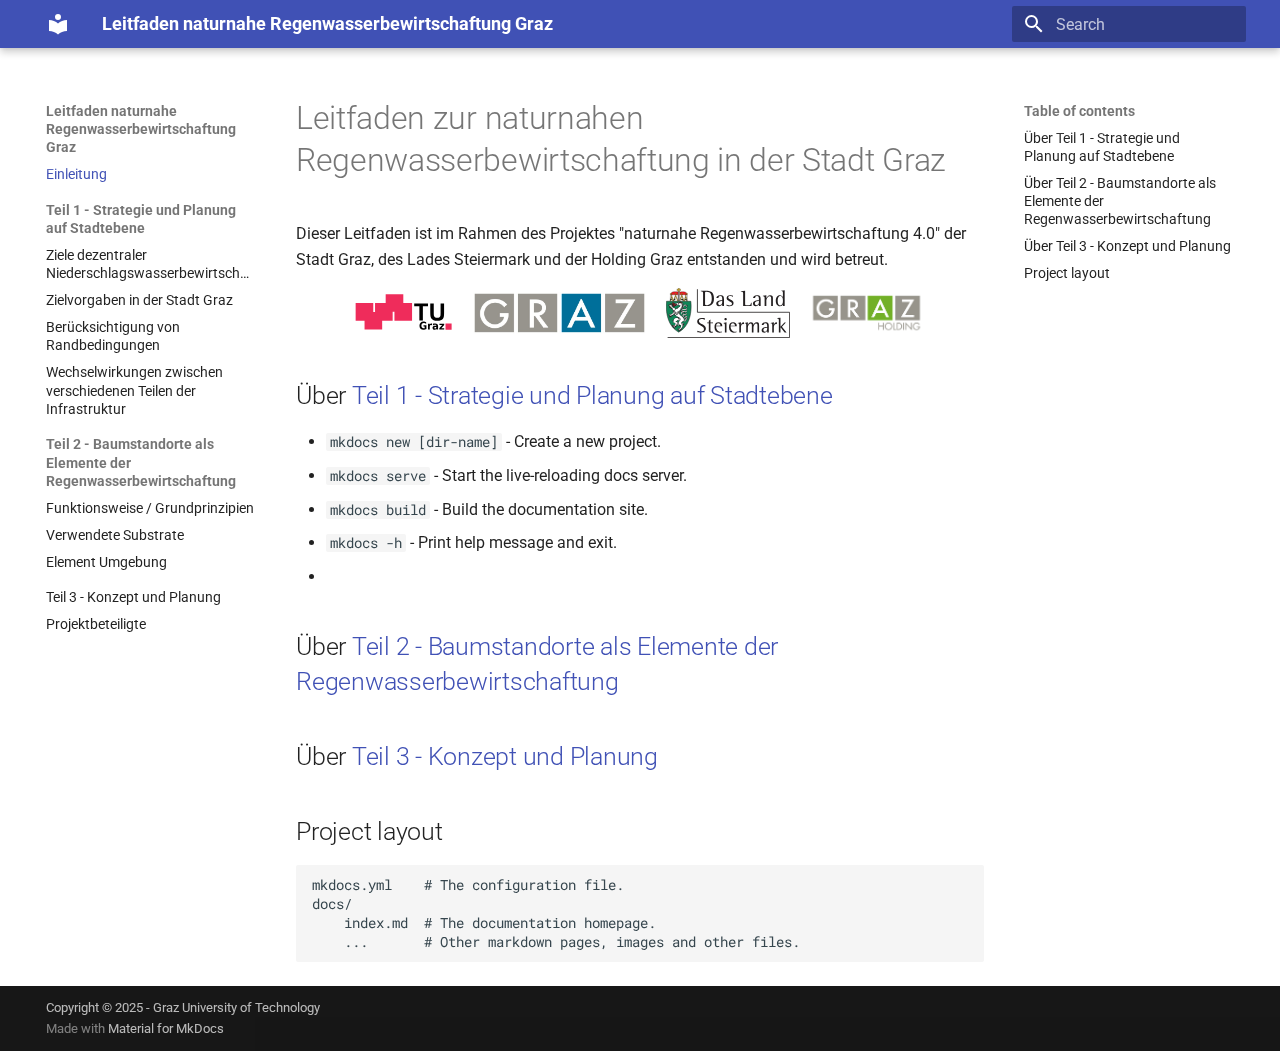
<file: index.html>
<!doctype html>
<html lang="en" class="no-js">
  <head>
    
      <meta charset="utf-8">
      <meta name="viewport" content="width=device-width,initial-scale=1">
      
      
      
      
      
        <link rel="next" href="teil11/">
      
      
      <link rel="icon" href="assets/images/favicon.png">
      <meta name="generator" content="mkdocs-1.6.1, mkdocs-material-9.6.21">
    
    
      
        <title>Leitfaden naturnahe Regenwasserbewirtschaftung Graz</title>
      
    
    
      <link rel="stylesheet" href="assets/stylesheets/main.2a3383ac.min.css">
      
      


    
    
      
    
    
      
        
        
        <link rel="preconnect" href="https://fonts.gstatic.com" crossorigin>
        <link rel="stylesheet" href="https://fonts.googleapis.com/css?family=Roboto:300,300i,400,400i,700,700i%7CRoboto+Mono:400,400i,700,700i&display=fallback">
        <style>:root{--md-text-font:"Roboto";--md-code-font:"Roboto Mono"}</style>
      
    
    
    <script>__md_scope=new URL(".",location),__md_hash=e=>[...e].reduce(((e,_)=>(e<<5)-e+_.charCodeAt(0)),0),__md_get=(e,_=localStorage,t=__md_scope)=>JSON.parse(_.getItem(t.pathname+"."+e)),__md_set=(e,_,t=localStorage,a=__md_scope)=>{try{t.setItem(a.pathname+"."+e,JSON.stringify(_))}catch(e){}}</script>
    
      

    
    
    
  </head>
  
  
    <body dir="ltr">
  
    
    <input class="md-toggle" data-md-toggle="drawer" type="checkbox" id="__drawer" autocomplete="off">
    <input class="md-toggle" data-md-toggle="search" type="checkbox" id="__search" autocomplete="off">
    <label class="md-overlay" for="__drawer"></label>
    <div data-md-component="skip">
      
        
        <a href="#leitfaden-zur-naturnahen-regenwasserbewirtschaftung-in-der-stadt-graz" class="md-skip">
          Skip to content
        </a>
      
    </div>
    <div data-md-component="announce">
      
    </div>
    
    
      

  

<header class="md-header md-header--shadow" data-md-component="header">
  <nav class="md-header__inner md-grid" aria-label="Header">
    <a href="." title="Leitfaden naturnahe Regenwasserbewirtschaftung Graz" class="md-header__button md-logo" aria-label="Leitfaden naturnahe Regenwasserbewirtschaftung Graz" data-md-component="logo">
      
  
  <svg xmlns="http://www.w3.org/2000/svg" viewBox="0 0 24 24"><path d="M12 8a3 3 0 0 0 3-3 3 3 0 0 0-3-3 3 3 0 0 0-3 3 3 3 0 0 0 3 3m0 3.54C9.64 9.35 6.5 8 3 8v11c3.5 0 6.64 1.35 9 3.54 2.36-2.19 5.5-3.54 9-3.54V8c-3.5 0-6.64 1.35-9 3.54"/></svg>

    </a>
    <label class="md-header__button md-icon" for="__drawer">
      
      <svg xmlns="http://www.w3.org/2000/svg" viewBox="0 0 24 24"><path d="M3 6h18v2H3zm0 5h18v2H3zm0 5h18v2H3z"/></svg>
    </label>
    <div class="md-header__title" data-md-component="header-title">
      <div class="md-header__ellipsis">
        <div class="md-header__topic">
          <span class="md-ellipsis">
            Leitfaden naturnahe Regenwasserbewirtschaftung Graz
          </span>
        </div>
        <div class="md-header__topic" data-md-component="header-topic">
          <span class="md-ellipsis">
            
              Einleitung
            
          </span>
        </div>
      </div>
    </div>
    
    
      <script>var palette=__md_get("__palette");if(palette&&palette.color){if("(prefers-color-scheme)"===palette.color.media){var media=matchMedia("(prefers-color-scheme: light)"),input=document.querySelector(media.matches?"[data-md-color-media='(prefers-color-scheme: light)']":"[data-md-color-media='(prefers-color-scheme: dark)']");palette.color.media=input.getAttribute("data-md-color-media"),palette.color.scheme=input.getAttribute("data-md-color-scheme"),palette.color.primary=input.getAttribute("data-md-color-primary"),palette.color.accent=input.getAttribute("data-md-color-accent")}for(var[key,value]of Object.entries(palette.color))document.body.setAttribute("data-md-color-"+key,value)}</script>
    
    
    
      
      
        <label class="md-header__button md-icon" for="__search">
          
          <svg xmlns="http://www.w3.org/2000/svg" viewBox="0 0 24 24"><path d="M9.5 3A6.5 6.5 0 0 1 16 9.5c0 1.61-.59 3.09-1.56 4.23l.27.27h.79l5 5-1.5 1.5-5-5v-.79l-.27-.27A6.52 6.52 0 0 1 9.5 16 6.5 6.5 0 0 1 3 9.5 6.5 6.5 0 0 1 9.5 3m0 2C7 5 5 7 5 9.5S7 14 9.5 14 14 12 14 9.5 12 5 9.5 5"/></svg>
        </label>
        <div class="md-search" data-md-component="search" role="dialog">
  <label class="md-search__overlay" for="__search"></label>
  <div class="md-search__inner" role="search">
    <form class="md-search__form" name="search">
      <input type="text" class="md-search__input" name="query" aria-label="Search" placeholder="Search" autocapitalize="off" autocorrect="off" autocomplete="off" spellcheck="false" data-md-component="search-query" required>
      <label class="md-search__icon md-icon" for="__search">
        
        <svg xmlns="http://www.w3.org/2000/svg" viewBox="0 0 24 24"><path d="M9.5 3A6.5 6.5 0 0 1 16 9.5c0 1.61-.59 3.09-1.56 4.23l.27.27h.79l5 5-1.5 1.5-5-5v-.79l-.27-.27A6.52 6.52 0 0 1 9.5 16 6.5 6.5 0 0 1 3 9.5 6.5 6.5 0 0 1 9.5 3m0 2C7 5 5 7 5 9.5S7 14 9.5 14 14 12 14 9.5 12 5 9.5 5"/></svg>
        
        <svg xmlns="http://www.w3.org/2000/svg" viewBox="0 0 24 24"><path d="M20 11v2H8l5.5 5.5-1.42 1.42L4.16 12l7.92-7.92L13.5 5.5 8 11z"/></svg>
      </label>
      <nav class="md-search__options" aria-label="Search">
        
        <button type="reset" class="md-search__icon md-icon" title="Clear" aria-label="Clear" tabindex="-1">
          
          <svg xmlns="http://www.w3.org/2000/svg" viewBox="0 0 24 24"><path d="M19 6.41 17.59 5 12 10.59 6.41 5 5 6.41 10.59 12 5 17.59 6.41 19 12 13.41 17.59 19 19 17.59 13.41 12z"/></svg>
        </button>
      </nav>
      
    </form>
    <div class="md-search__output">
      <div class="md-search__scrollwrap" tabindex="0" data-md-scrollfix>
        <div class="md-search-result" data-md-component="search-result">
          <div class="md-search-result__meta">
            Initializing search
          </div>
          <ol class="md-search-result__list" role="presentation"></ol>
        </div>
      </div>
    </div>
  </div>
</div>
      
    
    
  </nav>
  
</header>
    
    <div class="md-container" data-md-component="container">
      
      
        
          
        
      
      <main class="md-main" data-md-component="main">
        <div class="md-main__inner md-grid">
          
            
              
              <div class="md-sidebar md-sidebar--primary" data-md-component="sidebar" data-md-type="navigation" >
                <div class="md-sidebar__scrollwrap">
                  <div class="md-sidebar__inner">
                    



<nav class="md-nav md-nav--primary" aria-label="Navigation" data-md-level="0">
  <label class="md-nav__title" for="__drawer">
    <a href="." title="Leitfaden naturnahe Regenwasserbewirtschaftung Graz" class="md-nav__button md-logo" aria-label="Leitfaden naturnahe Regenwasserbewirtschaftung Graz" data-md-component="logo">
      
  
  <svg xmlns="http://www.w3.org/2000/svg" viewBox="0 0 24 24"><path d="M12 8a3 3 0 0 0 3-3 3 3 0 0 0-3-3 3 3 0 0 0-3 3 3 3 0 0 0 3 3m0 3.54C9.64 9.35 6.5 8 3 8v11c3.5 0 6.64 1.35 9 3.54 2.36-2.19 5.5-3.54 9-3.54V8c-3.5 0-6.64 1.35-9 3.54"/></svg>

    </a>
    Leitfaden naturnahe Regenwasserbewirtschaftung Graz
  </label>
  
  <ul class="md-nav__list" data-md-scrollfix>
    
      
      
  
  
    
  
  
  
    <li class="md-nav__item md-nav__item--active">
      
      <input class="md-nav__toggle md-toggle" type="checkbox" id="__toc">
      
      
        
      
      
        <label class="md-nav__link md-nav__link--active" for="__toc">
          
  
  
  <span class="md-ellipsis">
    Einleitung
    
  </span>
  

          <span class="md-nav__icon md-icon"></span>
        </label>
      
      <a href="." class="md-nav__link md-nav__link--active">
        
  
  
  <span class="md-ellipsis">
    Einleitung
    
  </span>
  

      </a>
      
        

<nav class="md-nav md-nav--secondary" aria-label="Table of contents">
  
  
  
    
  
  
    <label class="md-nav__title" for="__toc">
      <span class="md-nav__icon md-icon"></span>
      Table of contents
    </label>
    <ul class="md-nav__list" data-md-component="toc" data-md-scrollfix>
      
        <li class="md-nav__item">
  <a href="#uber-teil-1-strategie-und-planung-auf-stadtebene" class="md-nav__link">
    <span class="md-ellipsis">
      Über Teil 1 - Strategie und Planung auf Stadtebene
    </span>
  </a>
  
</li>
      
        <li class="md-nav__item">
  <a href="#uber-teil-2-baumstandorte-als-elemente-der-regenwasserbewirtschaftung" class="md-nav__link">
    <span class="md-ellipsis">
      Über Teil 2 - Baumstandorte als Elemente der Regenwasserbewirtschaftung
    </span>
  </a>
  
</li>
      
        <li class="md-nav__item">
  <a href="#uber-teil-3-konzept-und-planung" class="md-nav__link">
    <span class="md-ellipsis">
      Über Teil 3 - Konzept und Planung
    </span>
  </a>
  
</li>
      
        <li class="md-nav__item">
  <a href="#project-layout" class="md-nav__link">
    <span class="md-ellipsis">
      Project layout
    </span>
  </a>
  
</li>
      
    </ul>
  
</nav>
      
    </li>
  

    
      
      
  
  
  
  
    
    
    
    
      
        
        
      
    
    
    <li class="md-nav__item md-nav__item--section md-nav__item--nested">
      
        
        
          
        
        <input class="md-nav__toggle md-toggle md-toggle--indeterminate" type="checkbox" id="__nav_2" >
        
          
          <label class="md-nav__link" for="__nav_2" id="__nav_2_label" tabindex="">
            
  
  
  <span class="md-ellipsis">
    Teil 1 - Strategie und Planung auf Stadtebene
    
  </span>
  

            <span class="md-nav__icon md-icon"></span>
          </label>
        
        <nav class="md-nav" data-md-level="1" aria-labelledby="__nav_2_label" aria-expanded="false">
          <label class="md-nav__title" for="__nav_2">
            <span class="md-nav__icon md-icon"></span>
            Teil 1 - Strategie und Planung auf Stadtebene
          </label>
          <ul class="md-nav__list" data-md-scrollfix>
            
              
                
  
  
  
  
    <li class="md-nav__item">
      <a href="teil11/" class="md-nav__link">
        
  
  
  <span class="md-ellipsis">
    Ziele dezentraler Niederschlagswasserbewirtschaftung
    
  </span>
  

      </a>
    </li>
  

              
            
              
                
  
  
  
  
    <li class="md-nav__item">
      <a href="teil12/" class="md-nav__link">
        
  
  
  <span class="md-ellipsis">
    Zielvorgaben in der Stadt Graz
    
  </span>
  

      </a>
    </li>
  

              
            
              
                
  
  
  
  
    <li class="md-nav__item">
      <a href="teil13/" class="md-nav__link">
        
  
  
  <span class="md-ellipsis">
    Berücksichtigung von Randbedingungen
    
  </span>
  

      </a>
    </li>
  

              
            
              
                
  
  
  
  
    <li class="md-nav__item">
      <a href="teil14/" class="md-nav__link">
        
  
  
  <span class="md-ellipsis">
    Wechselwirkungen zwischen verschiedenen Teilen der Infrastruktur
    
  </span>
  

      </a>
    </li>
  

              
            
          </ul>
        </nav>
      
    </li>
  

    
      
      
  
  
  
  
    
    
    
    
      
        
        
      
    
    
    <li class="md-nav__item md-nav__item--section md-nav__item--nested">
      
        
        
          
        
        <input class="md-nav__toggle md-toggle md-toggle--indeterminate" type="checkbox" id="__nav_3" >
        
          
          <label class="md-nav__link" for="__nav_3" id="__nav_3_label" tabindex="">
            
  
  
  <span class="md-ellipsis">
    Teil 2 - Baumstandorte als Elemente der Regenwasserbewirtschaftung
    
  </span>
  

            <span class="md-nav__icon md-icon"></span>
          </label>
        
        <nav class="md-nav" data-md-level="1" aria-labelledby="__nav_3_label" aria-expanded="false">
          <label class="md-nav__title" for="__nav_3">
            <span class="md-nav__icon md-icon"></span>
            Teil 2 - Baumstandorte als Elemente der Regenwasserbewirtschaftung
          </label>
          <ul class="md-nav__list" data-md-scrollfix>
            
              
                
  
  
  
  
    <li class="md-nav__item">
      <a href="teil21/" class="md-nav__link">
        
  
  
  <span class="md-ellipsis">
    Funktionsweise / Grundprinzipien
    
  </span>
  

      </a>
    </li>
  

              
            
              
                
  
  
  
  
    <li class="md-nav__item">
      <a href="teil22/" class="md-nav__link">
        
  
  
  <span class="md-ellipsis">
    Verwendete Substrate
    
  </span>
  

      </a>
    </li>
  

              
            
              
                
  
  
  
  
    <li class="md-nav__item">
      <a href="teil23/" class="md-nav__link">
        
  
  
  <span class="md-ellipsis">
    Element Umgebung
    
  </span>
  

      </a>
    </li>
  

              
            
          </ul>
        </nav>
      
    </li>
  

    
      
      
  
  
  
  
    <li class="md-nav__item">
      <a href="teil3/" class="md-nav__link">
        
  
  
  <span class="md-ellipsis">
    Teil 3 - Konzept und Planung
    
  </span>
  

      </a>
    </li>
  

    
      
      
  
  
  
  
    <li class="md-nav__item">
      <a href="projektbeteiligte/" class="md-nav__link">
        
  
  
  <span class="md-ellipsis">
    Projektbeteiligte
    
  </span>
  

      </a>
    </li>
  

    
  </ul>
</nav>
                  </div>
                </div>
              </div>
            
            
              
              <div class="md-sidebar md-sidebar--secondary" data-md-component="sidebar" data-md-type="toc" >
                <div class="md-sidebar__scrollwrap">
                  <div class="md-sidebar__inner">
                    

<nav class="md-nav md-nav--secondary" aria-label="Table of contents">
  
  
  
    
  
  
    <label class="md-nav__title" for="__toc">
      <span class="md-nav__icon md-icon"></span>
      Table of contents
    </label>
    <ul class="md-nav__list" data-md-component="toc" data-md-scrollfix>
      
        <li class="md-nav__item">
  <a href="#uber-teil-1-strategie-und-planung-auf-stadtebene" class="md-nav__link">
    <span class="md-ellipsis">
      Über Teil 1 - Strategie und Planung auf Stadtebene
    </span>
  </a>
  
</li>
      
        <li class="md-nav__item">
  <a href="#uber-teil-2-baumstandorte-als-elemente-der-regenwasserbewirtschaftung" class="md-nav__link">
    <span class="md-ellipsis">
      Über Teil 2 - Baumstandorte als Elemente der Regenwasserbewirtschaftung
    </span>
  </a>
  
</li>
      
        <li class="md-nav__item">
  <a href="#uber-teil-3-konzept-und-planung" class="md-nav__link">
    <span class="md-ellipsis">
      Über Teil 3 - Konzept und Planung
    </span>
  </a>
  
</li>
      
        <li class="md-nav__item">
  <a href="#project-layout" class="md-nav__link">
    <span class="md-ellipsis">
      Project layout
    </span>
  </a>
  
</li>
      
    </ul>
  
</nav>
                  </div>
                </div>
              </div>
            
          
          
            <div class="md-content" data-md-component="content">
              <article class="md-content__inner md-typeset">
                
                  



<h1 id="leitfaden-zur-naturnahen-regenwasserbewirtschaftung-in-der-stadt-graz">Leitfaden zur naturnahen Regenwasserbewirtschaftung in der Stadt Graz</h1>
<p>Dieser Leitfaden ist im Rahmen des Projektes "naturnahe Regenwasserbewirtschaftung 4.0" der Stadt Graz, des Lades Steiermark und der Holding Graz entstanden und wird betreut.</p>
<div style="display:flex; justify-content:center; align-items:center; gap:16px; flex-wrap:wrap;">
  <a href="https://www.tugraz.at" style="display:inline-flex;">
    <img src="assets/logo_tug.svg" alt="TU Graz"
         style="height:50px; width:auto !important; max-width:none !important;">
  </a>
  <a href="https://www.graz.at" style="display:inline-flex;">
    <img src="assets/logo_graz.jpg" alt="Stadt Graz"
         style="height:50px; width:auto !important; max-width:none !important;">
  </a>
  <a href="https://www.verwaltung.steiermark.at/cms/ziel/74967336/DE" style="display:inline-flex;">
    <img src="assets/logo_land.svg" alt="Land Steiermark"
         style="height:50px; width:auto !important; max-width:none !important;">
  </a>
  <a href="https://www.holding-graz.at/de/" style="display:inline-flex;">
    <img src="assets/logo_holding.png" alt="Holding Graz"
         style="height:50px; width:auto !important; max-width:none !important;">
  </a>
</div>

<h2 id="uber-teil-1-strategie-und-planung-auf-stadtebene">Über <a href="teil1.md">Teil 1 - Strategie und Planung auf Stadtebene</a></h2>
<ul>
<li><code>mkdocs new [dir-name]</code> - Create a new project.</li>
<li><code>mkdocs serve</code> - Start the live-reloading docs server.</li>
<li><code>mkdocs build</code> - Build the documentation site.</li>
<li><code>mkdocs -h</code> - Print help message and exit.</li>
<li></li>
</ul>
<h2 id="uber-teil-2-baumstandorte-als-elemente-der-regenwasserbewirtschaftung">Über <a href="teil21/">Teil 2 - Baumstandorte als Elemente der Regenwasserbewirtschaftung</a></h2>
<h2 id="uber-teil-3-konzept-und-planung">Über <a href="teil3/">Teil 3 - Konzept und Planung</a></h2>
<h2 id="project-layout">Project layout</h2>
<pre><code>mkdocs.yml    # The configuration file.
docs/
    index.md  # The documentation homepage.
    ...       # Other markdown pages, images and other files.
</code></pre>












                
              </article>
            </div>
          
          
<script>var target=document.getElementById(location.hash.slice(1));target&&target.name&&(target.checked=target.name.startsWith("__tabbed_"))</script>
        </div>
        
      </main>
      
        <footer class="md-footer">
  
  <div class="md-footer-meta md-typeset">
    <div class="md-footer-meta__inner md-grid">
      <div class="md-copyright">
  
    <div class="md-copyright__highlight">
      Copyright &copy; 2025 - Graz University of Technology
    </div>
  
  
    Made with
    <a href="https://squidfunk.github.io/mkdocs-material/" target="_blank" rel="noopener">
      Material for MkDocs
    </a>
  
</div>
      
    </div>
  </div>
</footer>
      
    </div>
    <div class="md-dialog" data-md-component="dialog">
      <div class="md-dialog__inner md-typeset"></div>
    </div>
    
    
    
      
      <script id="__config" type="application/json">{"base": ".", "features": ["navigation.expand", "navigation.sections"], "search": "assets/javascripts/workers/search.973d3a69.min.js", "tags": null, "translations": {"clipboard.copied": "Copied to clipboard", "clipboard.copy": "Copy to clipboard", "search.result.more.one": "1 more on this page", "search.result.more.other": "# more on this page", "search.result.none": "No matching documents", "search.result.one": "1 matching document", "search.result.other": "# matching documents", "search.result.placeholder": "Type to start searching", "search.result.term.missing": "Missing", "select.version": "Select version"}, "version": null}</script>
    
    
      <script src="assets/javascripts/bundle.f55a23d4.min.js"></script>
      
    
  </body>
</html>
</file>
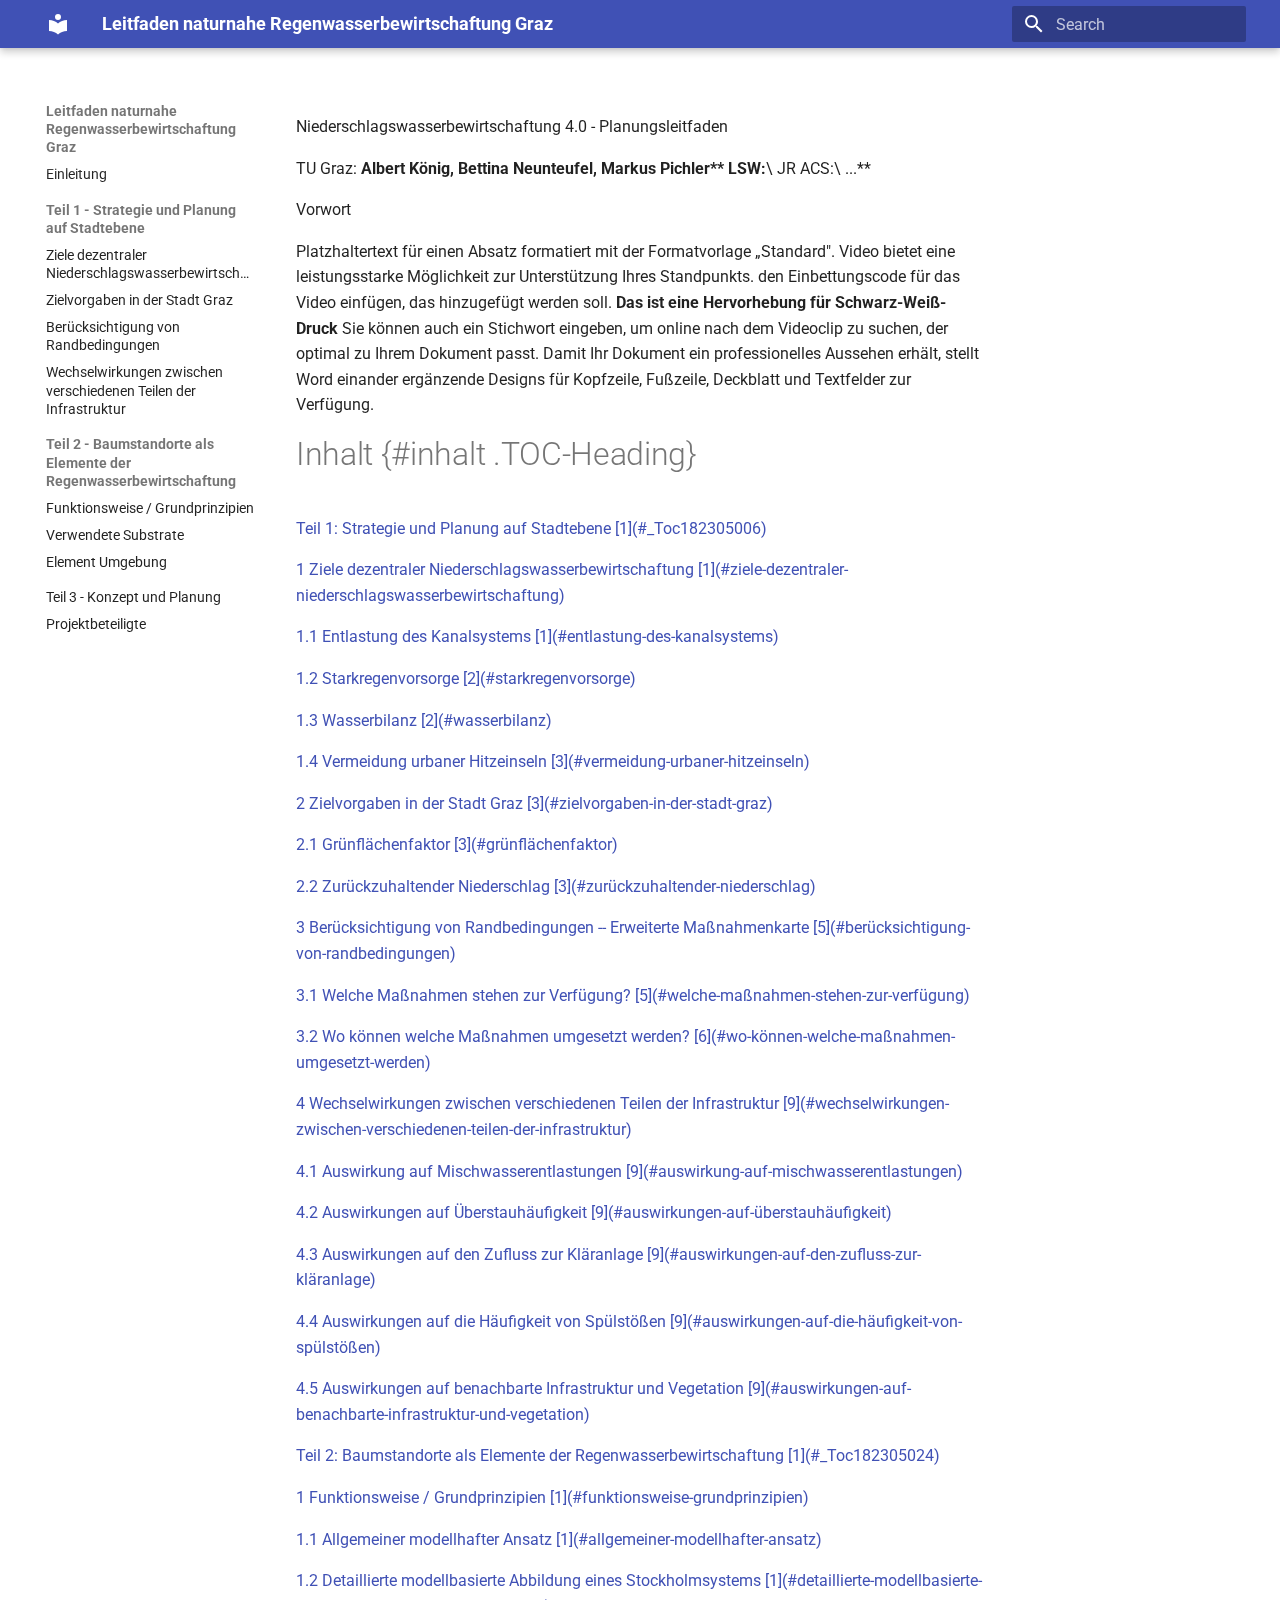
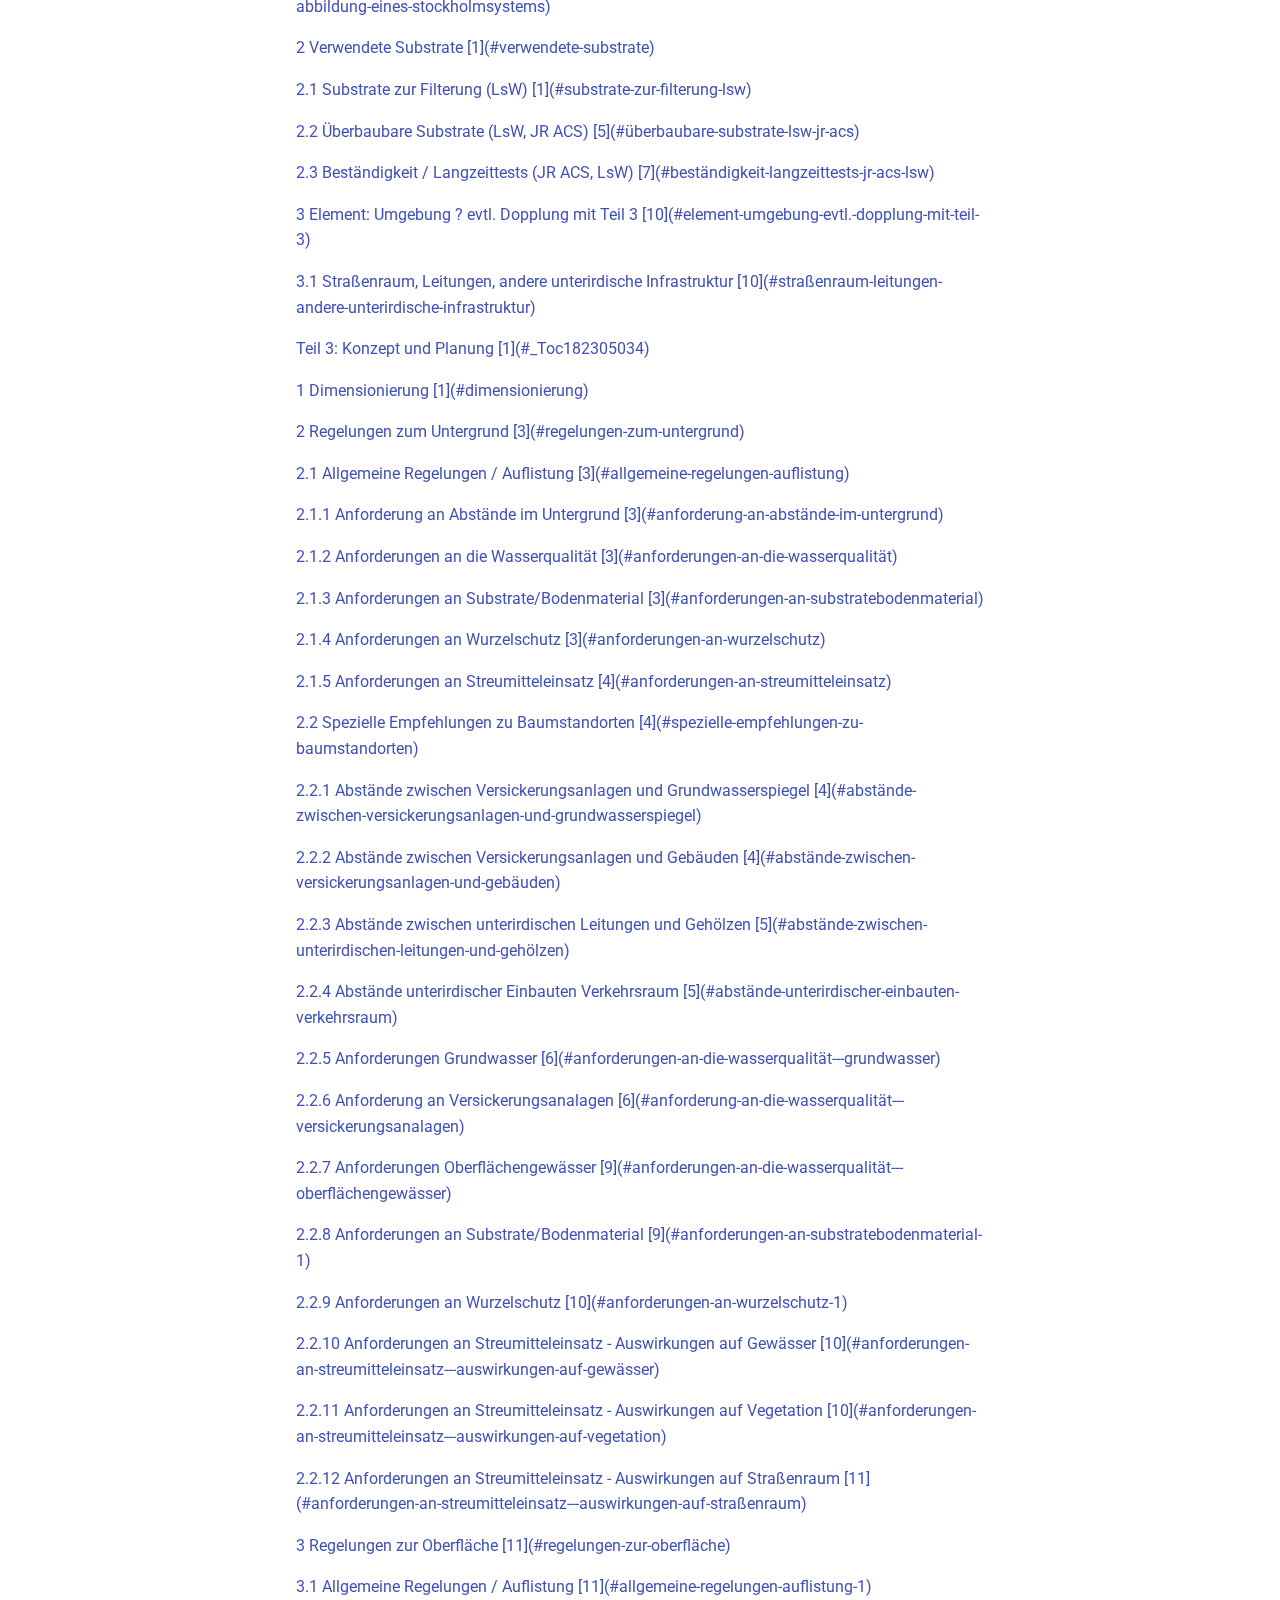
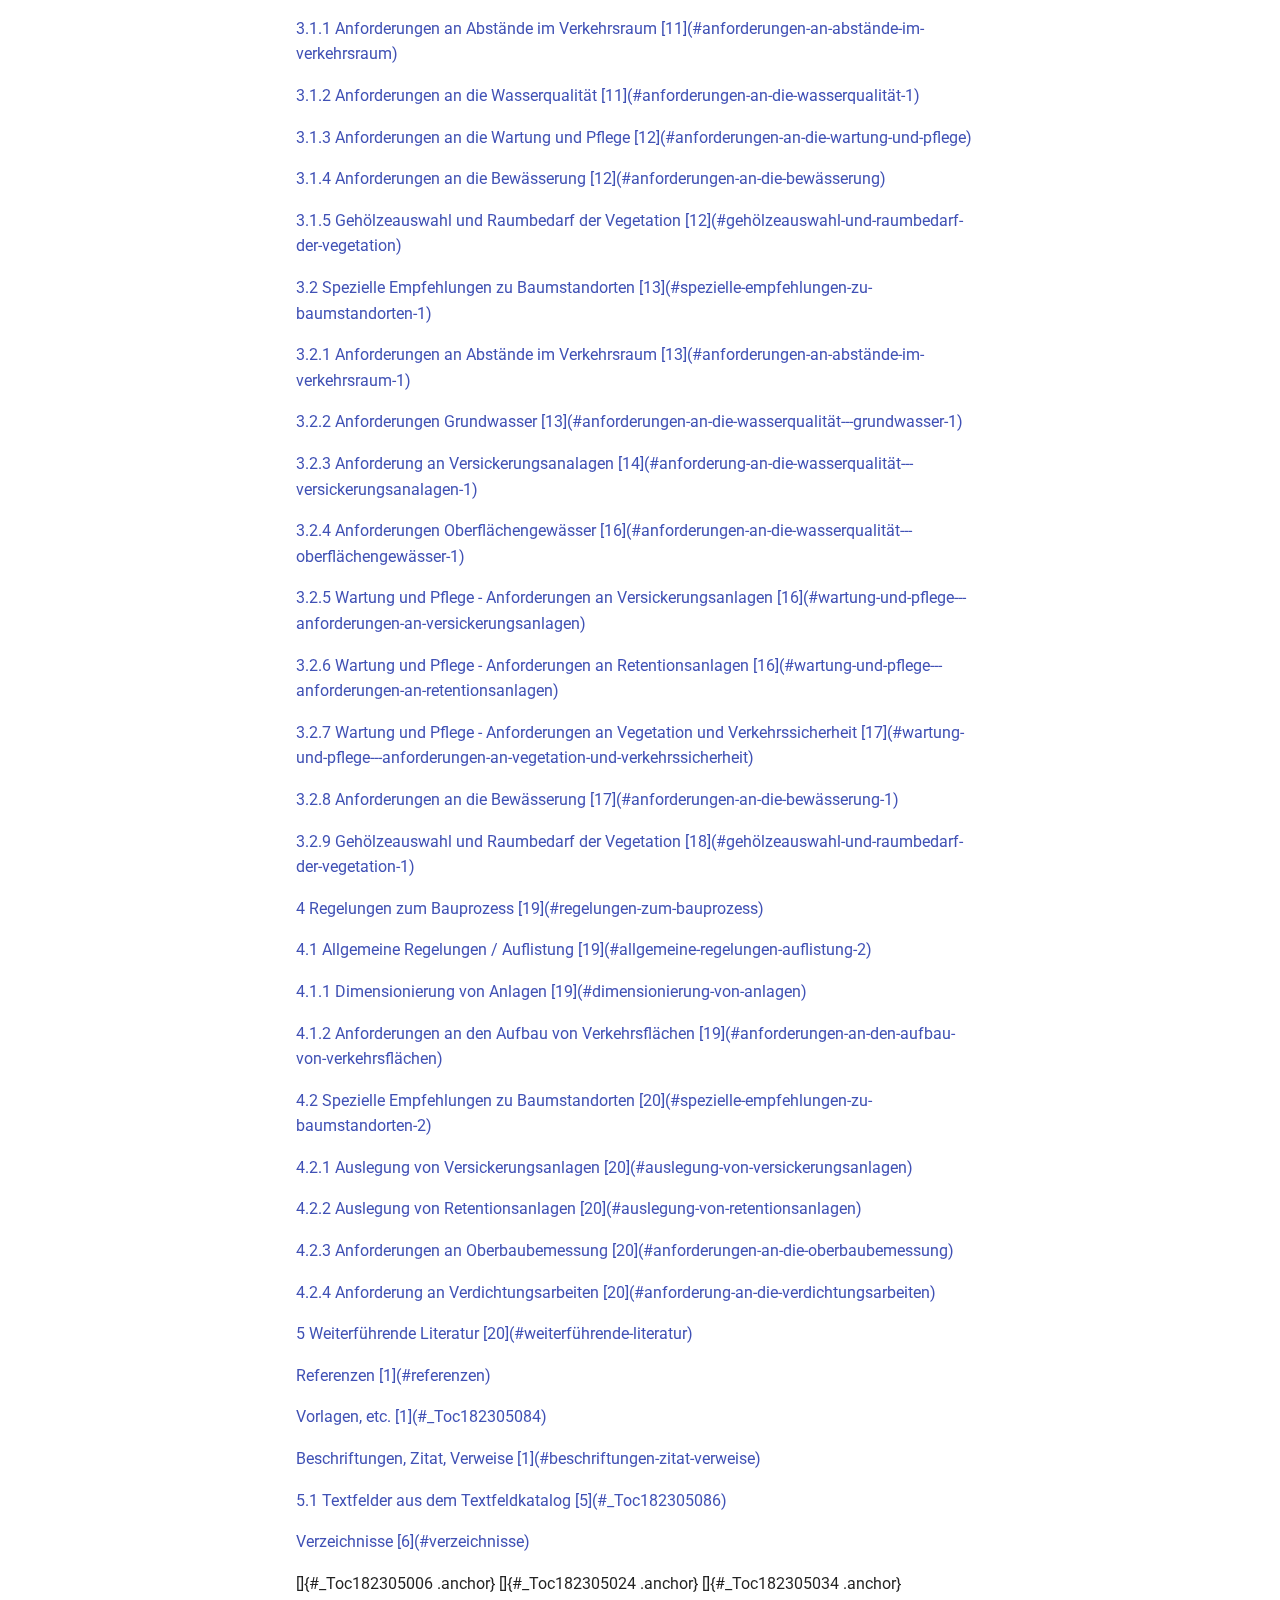
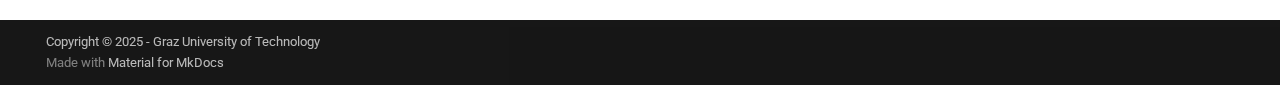
<file: leitfaden/index.html>
<!doctype html>
<html lang="en" class="no-js">
  <head>
    
      <meta charset="utf-8">
      <meta name="viewport" content="width=device-width,initial-scale=1">
      
      
      
      
      
      
      <link rel="icon" href="../assets/images/favicon.png">
      <meta name="generator" content="mkdocs-1.6.1, mkdocs-material-9.6.21">
    
    
      
        <title>Leitfaden - Leitfaden naturnahe Regenwasserbewirtschaftung Graz</title>
      
    
    
      <link rel="stylesheet" href="../assets/stylesheets/main.2a3383ac.min.css">
      
      


    
    
      
    
    
      
        
        
        <link rel="preconnect" href="https://fonts.gstatic.com" crossorigin>
        <link rel="stylesheet" href="https://fonts.googleapis.com/css?family=Roboto:300,300i,400,400i,700,700i%7CRoboto+Mono:400,400i,700,700i&display=fallback">
        <style>:root{--md-text-font:"Roboto";--md-code-font:"Roboto Mono"}</style>
      
    
    
    <script>__md_scope=new URL("..",location),__md_hash=e=>[...e].reduce(((e,_)=>(e<<5)-e+_.charCodeAt(0)),0),__md_get=(e,_=localStorage,t=__md_scope)=>JSON.parse(_.getItem(t.pathname+"."+e)),__md_set=(e,_,t=localStorage,a=__md_scope)=>{try{t.setItem(a.pathname+"."+e,JSON.stringify(_))}catch(e){}}</script>
    
      

    
    
    
  </head>
  
  
    <body dir="ltr">
  
    
    <input class="md-toggle" data-md-toggle="drawer" type="checkbox" id="__drawer" autocomplete="off">
    <input class="md-toggle" data-md-toggle="search" type="checkbox" id="__search" autocomplete="off">
    <label class="md-overlay" for="__drawer"></label>
    <div data-md-component="skip">
      
        
        <a href="#inhalt-inhalt-toc-heading" class="md-skip">
          Skip to content
        </a>
      
    </div>
    <div data-md-component="announce">
      
    </div>
    
    
      

  

<header class="md-header md-header--shadow" data-md-component="header">
  <nav class="md-header__inner md-grid" aria-label="Header">
    <a href=".." title="Leitfaden naturnahe Regenwasserbewirtschaftung Graz" class="md-header__button md-logo" aria-label="Leitfaden naturnahe Regenwasserbewirtschaftung Graz" data-md-component="logo">
      
  
  <svg xmlns="http://www.w3.org/2000/svg" viewBox="0 0 24 24"><path d="M12 8a3 3 0 0 0 3-3 3 3 0 0 0-3-3 3 3 0 0 0-3 3 3 3 0 0 0 3 3m0 3.54C9.64 9.35 6.5 8 3 8v11c3.5 0 6.64 1.35 9 3.54 2.36-2.19 5.5-3.54 9-3.54V8c-3.5 0-6.64 1.35-9 3.54"/></svg>

    </a>
    <label class="md-header__button md-icon" for="__drawer">
      
      <svg xmlns="http://www.w3.org/2000/svg" viewBox="0 0 24 24"><path d="M3 6h18v2H3zm0 5h18v2H3zm0 5h18v2H3z"/></svg>
    </label>
    <div class="md-header__title" data-md-component="header-title">
      <div class="md-header__ellipsis">
        <div class="md-header__topic">
          <span class="md-ellipsis">
            Leitfaden naturnahe Regenwasserbewirtschaftung Graz
          </span>
        </div>
        <div class="md-header__topic" data-md-component="header-topic">
          <span class="md-ellipsis">
            
              Leitfaden
            
          </span>
        </div>
      </div>
    </div>
    
    
      <script>var palette=__md_get("__palette");if(palette&&palette.color){if("(prefers-color-scheme)"===palette.color.media){var media=matchMedia("(prefers-color-scheme: light)"),input=document.querySelector(media.matches?"[data-md-color-media='(prefers-color-scheme: light)']":"[data-md-color-media='(prefers-color-scheme: dark)']");palette.color.media=input.getAttribute("data-md-color-media"),palette.color.scheme=input.getAttribute("data-md-color-scheme"),palette.color.primary=input.getAttribute("data-md-color-primary"),palette.color.accent=input.getAttribute("data-md-color-accent")}for(var[key,value]of Object.entries(palette.color))document.body.setAttribute("data-md-color-"+key,value)}</script>
    
    
    
      
      
        <label class="md-header__button md-icon" for="__search">
          
          <svg xmlns="http://www.w3.org/2000/svg" viewBox="0 0 24 24"><path d="M9.5 3A6.5 6.5 0 0 1 16 9.5c0 1.61-.59 3.09-1.56 4.23l.27.27h.79l5 5-1.5 1.5-5-5v-.79l-.27-.27A6.52 6.52 0 0 1 9.5 16 6.5 6.5 0 0 1 3 9.5 6.5 6.5 0 0 1 9.5 3m0 2C7 5 5 7 5 9.5S7 14 9.5 14 14 12 14 9.5 12 5 9.5 5"/></svg>
        </label>
        <div class="md-search" data-md-component="search" role="dialog">
  <label class="md-search__overlay" for="__search"></label>
  <div class="md-search__inner" role="search">
    <form class="md-search__form" name="search">
      <input type="text" class="md-search__input" name="query" aria-label="Search" placeholder="Search" autocapitalize="off" autocorrect="off" autocomplete="off" spellcheck="false" data-md-component="search-query" required>
      <label class="md-search__icon md-icon" for="__search">
        
        <svg xmlns="http://www.w3.org/2000/svg" viewBox="0 0 24 24"><path d="M9.5 3A6.5 6.5 0 0 1 16 9.5c0 1.61-.59 3.09-1.56 4.23l.27.27h.79l5 5-1.5 1.5-5-5v-.79l-.27-.27A6.52 6.52 0 0 1 9.5 16 6.5 6.5 0 0 1 3 9.5 6.5 6.5 0 0 1 9.5 3m0 2C7 5 5 7 5 9.5S7 14 9.5 14 14 12 14 9.5 12 5 9.5 5"/></svg>
        
        <svg xmlns="http://www.w3.org/2000/svg" viewBox="0 0 24 24"><path d="M20 11v2H8l5.5 5.5-1.42 1.42L4.16 12l7.92-7.92L13.5 5.5 8 11z"/></svg>
      </label>
      <nav class="md-search__options" aria-label="Search">
        
        <button type="reset" class="md-search__icon md-icon" title="Clear" aria-label="Clear" tabindex="-1">
          
          <svg xmlns="http://www.w3.org/2000/svg" viewBox="0 0 24 24"><path d="M19 6.41 17.59 5 12 10.59 6.41 5 5 6.41 10.59 12 5 17.59 6.41 19 12 13.41 17.59 19 19 17.59 13.41 12z"/></svg>
        </button>
      </nav>
      
    </form>
    <div class="md-search__output">
      <div class="md-search__scrollwrap" tabindex="0" data-md-scrollfix>
        <div class="md-search-result" data-md-component="search-result">
          <div class="md-search-result__meta">
            Initializing search
          </div>
          <ol class="md-search-result__list" role="presentation"></ol>
        </div>
      </div>
    </div>
  </div>
</div>
      
    
    
  </nav>
  
</header>
    
    <div class="md-container" data-md-component="container">
      
      
        
          
        
      
      <main class="md-main" data-md-component="main">
        <div class="md-main__inner md-grid">
          
            
              
              <div class="md-sidebar md-sidebar--primary" data-md-component="sidebar" data-md-type="navigation" >
                <div class="md-sidebar__scrollwrap">
                  <div class="md-sidebar__inner">
                    



<nav class="md-nav md-nav--primary" aria-label="Navigation" data-md-level="0">
  <label class="md-nav__title" for="__drawer">
    <a href=".." title="Leitfaden naturnahe Regenwasserbewirtschaftung Graz" class="md-nav__button md-logo" aria-label="Leitfaden naturnahe Regenwasserbewirtschaftung Graz" data-md-component="logo">
      
  
  <svg xmlns="http://www.w3.org/2000/svg" viewBox="0 0 24 24"><path d="M12 8a3 3 0 0 0 3-3 3 3 0 0 0-3-3 3 3 0 0 0-3 3 3 3 0 0 0 3 3m0 3.54C9.64 9.35 6.5 8 3 8v11c3.5 0 6.64 1.35 9 3.54 2.36-2.19 5.5-3.54 9-3.54V8c-3.5 0-6.64 1.35-9 3.54"/></svg>

    </a>
    Leitfaden naturnahe Regenwasserbewirtschaftung Graz
  </label>
  
  <ul class="md-nav__list" data-md-scrollfix>
    
      
      
  
  
  
  
    <li class="md-nav__item">
      <a href=".." class="md-nav__link">
        
  
  
  <span class="md-ellipsis">
    Einleitung
    
  </span>
  

      </a>
    </li>
  

    
      
      
  
  
  
  
    
    
    
    
      
        
        
      
    
    
    <li class="md-nav__item md-nav__item--section md-nav__item--nested">
      
        
        
          
        
        <input class="md-nav__toggle md-toggle md-toggle--indeterminate" type="checkbox" id="__nav_2" >
        
          
          <label class="md-nav__link" for="__nav_2" id="__nav_2_label" tabindex="">
            
  
  
  <span class="md-ellipsis">
    Teil 1 - Strategie und Planung auf Stadtebene
    
  </span>
  

            <span class="md-nav__icon md-icon"></span>
          </label>
        
        <nav class="md-nav" data-md-level="1" aria-labelledby="__nav_2_label" aria-expanded="false">
          <label class="md-nav__title" for="__nav_2">
            <span class="md-nav__icon md-icon"></span>
            Teil 1 - Strategie und Planung auf Stadtebene
          </label>
          <ul class="md-nav__list" data-md-scrollfix>
            
              
                
  
  
  
  
    <li class="md-nav__item">
      <a href="../teil11/" class="md-nav__link">
        
  
  
  <span class="md-ellipsis">
    Ziele dezentraler Niederschlagswasserbewirtschaftung
    
  </span>
  

      </a>
    </li>
  

              
            
              
                
  
  
  
  
    <li class="md-nav__item">
      <a href="../teil12/" class="md-nav__link">
        
  
  
  <span class="md-ellipsis">
    Zielvorgaben in der Stadt Graz
    
  </span>
  

      </a>
    </li>
  

              
            
              
                
  
  
  
  
    <li class="md-nav__item">
      <a href="../teil13/" class="md-nav__link">
        
  
  
  <span class="md-ellipsis">
    Berücksichtigung von Randbedingungen
    
  </span>
  

      </a>
    </li>
  

              
            
              
                
  
  
  
  
    <li class="md-nav__item">
      <a href="../teil14/" class="md-nav__link">
        
  
  
  <span class="md-ellipsis">
    Wechselwirkungen zwischen verschiedenen Teilen der Infrastruktur
    
  </span>
  

      </a>
    </li>
  

              
            
          </ul>
        </nav>
      
    </li>
  

    
      
      
  
  
  
  
    
    
    
    
      
        
        
      
    
    
    <li class="md-nav__item md-nav__item--section md-nav__item--nested">
      
        
        
          
        
        <input class="md-nav__toggle md-toggle md-toggle--indeterminate" type="checkbox" id="__nav_3" >
        
          
          <label class="md-nav__link" for="__nav_3" id="__nav_3_label" tabindex="">
            
  
  
  <span class="md-ellipsis">
    Teil 2 - Baumstandorte als Elemente der Regenwasserbewirtschaftung
    
  </span>
  

            <span class="md-nav__icon md-icon"></span>
          </label>
        
        <nav class="md-nav" data-md-level="1" aria-labelledby="__nav_3_label" aria-expanded="false">
          <label class="md-nav__title" for="__nav_3">
            <span class="md-nav__icon md-icon"></span>
            Teil 2 - Baumstandorte als Elemente der Regenwasserbewirtschaftung
          </label>
          <ul class="md-nav__list" data-md-scrollfix>
            
              
                
  
  
  
  
    <li class="md-nav__item">
      <a href="../teil21/" class="md-nav__link">
        
  
  
  <span class="md-ellipsis">
    Funktionsweise / Grundprinzipien
    
  </span>
  

      </a>
    </li>
  

              
            
              
                
  
  
  
  
    <li class="md-nav__item">
      <a href="../teil22/" class="md-nav__link">
        
  
  
  <span class="md-ellipsis">
    Verwendete Substrate
    
  </span>
  

      </a>
    </li>
  

              
            
              
                
  
  
  
  
    <li class="md-nav__item">
      <a href="../teil23/" class="md-nav__link">
        
  
  
  <span class="md-ellipsis">
    Element Umgebung
    
  </span>
  

      </a>
    </li>
  

              
            
          </ul>
        </nav>
      
    </li>
  

    
      
      
  
  
  
  
    <li class="md-nav__item">
      <a href="../teil3/" class="md-nav__link">
        
  
  
  <span class="md-ellipsis">
    Teil 3 - Konzept und Planung
    
  </span>
  

      </a>
    </li>
  

    
      
      
  
  
  
  
    <li class="md-nav__item">
      <a href="../projektbeteiligte/" class="md-nav__link">
        
  
  
  <span class="md-ellipsis">
    Projektbeteiligte
    
  </span>
  

      </a>
    </li>
  

    
  </ul>
</nav>
                  </div>
                </div>
              </div>
            
            
              
              <div class="md-sidebar md-sidebar--secondary" data-md-component="sidebar" data-md-type="toc" >
                <div class="md-sidebar__scrollwrap">
                  <div class="md-sidebar__inner">
                    

<nav class="md-nav md-nav--secondary" aria-label="Table of contents">
  
  
  
    
  
  
</nav>
                  </div>
                </div>
              </div>
            
          
          
            <div class="md-content" data-md-component="content">
              <article class="md-content__inner md-typeset">
                
                  



<p>Niederschlagswasserbewirtschaftung 4.0 - Planungsleitfaden</p>
<p>TU Graz: <strong>Albert König, Bettina Neunteufel, Markus Pichler**
LSW:</strong>\
JR ACS:\
...**</p>
<p>Vorwort</p>
<p>Platzhaltertext für einen Absatz formatiert mit der Formatvorlage
„Standard". Video bietet eine leistungsstarke Möglichkeit zur
Unterstützung Ihres Standpunkts. den Einbettungscode für das Video
einfügen, das hinzugefügt werden soll. <strong>Das ist eine Hervorhebung für
Schwarz-Weiß-Druck</strong> Sie können auch ein Stichwort eingeben, um online
nach dem Videoclip zu suchen, der optimal zu Ihrem Dokument passt. Damit
Ihr Dokument ein professionelles Aussehen erhält, stellt Word einander
ergänzende Designs für Kopfzeile, Fußzeile, Deckblatt und Textfelder zur
Verfügung.</p>
<h1 id="inhalt-inhalt-toc-heading">Inhalt {#inhalt .TOC-Heading}</h1>
<p><a href="#_Toc182305006">Teil 1: Strategie und Planung auf Stadtebene
[1](#_Toc182305006)</a></p>
<p><a href="#ziele-dezentraler-niederschlagswasserbewirtschaftung">1 Ziele dezentraler Niederschlagswasserbewirtschaftung
[1](#ziele-dezentraler-niederschlagswasserbewirtschaftung)</a></p>
<p><a href="#entlastung-des-kanalsystems">1.1 Entlastung des Kanalsystems
[1](#entlastung-des-kanalsystems)</a></p>
<p><a href="#starkregenvorsorge">1.2 Starkregenvorsorge [2](#starkregenvorsorge)</a></p>
<p><a href="#wasserbilanz">1.3 Wasserbilanz [2](#wasserbilanz)</a></p>
<p><a href="#vermeidung-urbaner-hitzeinseln">1.4 Vermeidung urbaner Hitzeinseln
[3](#vermeidung-urbaner-hitzeinseln)</a></p>
<p><a href="#zielvorgaben-in-der-stadt-graz">2 Zielvorgaben in der Stadt Graz
[3](#zielvorgaben-in-der-stadt-graz)</a></p>
<p><a href="#grünflächenfaktor">2.1 Grünflächenfaktor [3](#grünflächenfaktor)</a></p>
<p><a href="#zurückzuhaltender-niederschlag">2.2 Zurückzuhaltender Niederschlag
[3](#zurückzuhaltender-niederschlag)</a></p>
<p><a href="#berücksichtigung-von-randbedingungen">3 Berücksichtigung von Randbedingungen -- Erweiterte Maßnahmenkarte
[5](#berücksichtigung-von-randbedingungen)</a></p>
<p><a href="#welche-maßnahmen-stehen-zur-verfügung">3.1 Welche Maßnahmen stehen zur Verfügung?
[5](#welche-maßnahmen-stehen-zur-verfügung)</a></p>
<p><a href="#wo-können-welche-maßnahmen-umgesetzt-werden">3.2 Wo können welche Maßnahmen umgesetzt werden?
[6](#wo-können-welche-maßnahmen-umgesetzt-werden)</a></p>
<p><a href="#wechselwirkungen-zwischen-verschiedenen-teilen-der-infrastruktur">4 Wechselwirkungen zwischen verschiedenen Teilen der Infrastruktur
[9](#wechselwirkungen-zwischen-verschiedenen-teilen-der-infrastruktur)</a></p>
<p><a href="#auswirkung-auf-mischwasserentlastungen">4.1 Auswirkung auf Mischwasserentlastungen
[9](#auswirkung-auf-mischwasserentlastungen)</a></p>
<p><a href="#auswirkungen-auf-überstauhäufigkeit">4.2 Auswirkungen auf Überstauhäufigkeit
[9](#auswirkungen-auf-überstauhäufigkeit)</a></p>
<p><a href="#auswirkungen-auf-den-zufluss-zur-kläranlage">4.3 Auswirkungen auf den Zufluss zur Kläranlage
[9](#auswirkungen-auf-den-zufluss-zur-kläranlage)</a></p>
<p><a href="#auswirkungen-auf-die-häufigkeit-von-spülstößen">4.4 Auswirkungen auf die Häufigkeit von Spülstößen
[9](#auswirkungen-auf-die-häufigkeit-von-spülstößen)</a></p>
<p><a href="#auswirkungen-auf-benachbarte-infrastruktur-und-vegetation">4.5 Auswirkungen auf benachbarte Infrastruktur und Vegetation
[9](#auswirkungen-auf-benachbarte-infrastruktur-und-vegetation)</a></p>
<p><a href="#_Toc182305024">Teil 2: Baumstandorte als Elemente der Regenwasserbewirtschaftung
[1](#_Toc182305024)</a></p>
<p><a href="#funktionsweise-grundprinzipien">1 Funktionsweise / Grundprinzipien
[1](#funktionsweise-grundprinzipien)</a></p>
<p><a href="#allgemeiner-modellhafter-ansatz">1.1 Allgemeiner modellhafter Ansatz
[1](#allgemeiner-modellhafter-ansatz)</a></p>
<p><a href="#detaillierte-modellbasierte-abbildung-eines-stockholmsystems">1.2 Detaillierte modellbasierte Abbildung eines Stockholmsystems
[1](#detaillierte-modellbasierte-abbildung-eines-stockholmsystems)</a></p>
<p><a href="#verwendete-substrate">2 Verwendete Substrate
[1](#verwendete-substrate)</a></p>
<p><a href="#substrate-zur-filterung-lsw">2.1 Substrate zur Filterung (LsW)
[1](#substrate-zur-filterung-lsw)</a></p>
<p><a href="#überbaubare-substrate-lsw-jr-acs">2.2 Überbaubare Substrate (LsW, JR ACS)
[5](#überbaubare-substrate-lsw-jr-acs)</a></p>
<p><a href="#beständigkeit-langzeittests-jr-acs-lsw">2.3 Beständigkeit / Langzeittests (JR ACS, LsW)
[7](#beständigkeit-langzeittests-jr-acs-lsw)</a></p>
<p><a href="#element-umgebung-evtl.-dopplung-mit-teil-3">3 Element: Umgebung ? evtl. Dopplung mit Teil 3
[10](#element-umgebung-evtl.-dopplung-mit-teil-3)</a></p>
<p><a href="#straßenraum-leitungen-andere-unterirdische-infrastruktur">3.1 Straßenraum, Leitungen, andere unterirdische Infrastruktur
[10](#straßenraum-leitungen-andere-unterirdische-infrastruktur)</a></p>
<p><a href="#_Toc182305034">Teil 3: Konzept und Planung [1](#_Toc182305034)</a></p>
<p><a href="#dimensionierung">1 Dimensionierung [1](#dimensionierung)</a></p>
<p><a href="#regelungen-zum-untergrund">2 Regelungen zum Untergrund
[3](#regelungen-zum-untergrund)</a></p>
<p><a href="#allgemeine-regelungen-auflistung">2.1 Allgemeine Regelungen / Auflistung
[3](#allgemeine-regelungen-auflistung)</a></p>
<p><a href="#anforderung-an-abstände-im-untergrund">2.1.1 Anforderung an Abstände im Untergrund
[3](#anforderung-an-abstände-im-untergrund)</a></p>
<p><a href="#anforderungen-an-die-wasserqualität">2.1.2 Anforderungen an die Wasserqualität
[3](#anforderungen-an-die-wasserqualität)</a></p>
<p><a href="#anforderungen-an-substratebodenmaterial">2.1.3 Anforderungen an Substrate/Bodenmaterial
[3](#anforderungen-an-substratebodenmaterial)</a></p>
<p><a href="#anforderungen-an-wurzelschutz">2.1.4 Anforderungen an Wurzelschutz
[3](#anforderungen-an-wurzelschutz)</a></p>
<p><a href="#anforderungen-an-streumitteleinsatz">2.1.5 Anforderungen an Streumitteleinsatz
[4](#anforderungen-an-streumitteleinsatz)</a></p>
<p><a href="#spezielle-empfehlungen-zu-baumstandorten">2.2 Spezielle Empfehlungen zu Baumstandorten
[4](#spezielle-empfehlungen-zu-baumstandorten)</a></p>
<p><a href="#abstände-zwischen-versickerungsanlagen-und-grundwasserspiegel">2.2.1 Abstände zwischen Versickerungsanlagen und Grundwasserspiegel
[4](#abstände-zwischen-versickerungsanlagen-und-grundwasserspiegel)</a></p>
<p><a href="#abstände-zwischen-versickerungsanlagen-und-gebäuden">2.2.2 Abstände zwischen Versickerungsanlagen und Gebäuden
[4](#abstände-zwischen-versickerungsanlagen-und-gebäuden)</a></p>
<p><a href="#abstände-zwischen-unterirdischen-leitungen-und-gehölzen">2.2.3 Abstände zwischen unterirdischen Leitungen und Gehölzen
[5](#abstände-zwischen-unterirdischen-leitungen-und-gehölzen)</a></p>
<p><a href="#abstände-unterirdischer-einbauten-verkehrsraum">2.2.4 Abstände unterirdischer Einbauten Verkehrsraum
[5](#abstände-unterirdischer-einbauten-verkehrsraum)</a></p>
<p><a href="#anforderungen-an-die-wasserqualität---grundwasser">2.2.5 Anforderungen Grundwasser
[6](#anforderungen-an-die-wasserqualität---grundwasser)</a></p>
<p><a href="#anforderung-an-die-wasserqualität---versickerungsanalagen">2.2.6 Anforderung an Versickerungsanalagen
[6](#anforderung-an-die-wasserqualität---versickerungsanalagen)</a></p>
<p><a href="#anforderungen-an-die-wasserqualität---oberflächengewässer">2.2.7 Anforderungen Oberflächengewässer
[9](#anforderungen-an-die-wasserqualität---oberflächengewässer)</a></p>
<p><a href="#anforderungen-an-substratebodenmaterial-1">2.2.8 Anforderungen an Substrate/Bodenmaterial
[9](#anforderungen-an-substratebodenmaterial-1)</a></p>
<p><a href="#anforderungen-an-wurzelschutz-1">2.2.9 Anforderungen an Wurzelschutz
[10](#anforderungen-an-wurzelschutz-1)</a></p>
<p><a href="#anforderungen-an-streumitteleinsatz---auswirkungen-auf-gewässer">2.2.10 Anforderungen an Streumitteleinsatz - Auswirkungen auf Gewässer
[10](#anforderungen-an-streumitteleinsatz---auswirkungen-auf-gewässer)</a></p>
<p><a href="#anforderungen-an-streumitteleinsatz---auswirkungen-auf-vegetation">2.2.11 Anforderungen an Streumitteleinsatz - Auswirkungen auf
Vegetation
[10](#anforderungen-an-streumitteleinsatz---auswirkungen-auf-vegetation)</a></p>
<p><a href="#anforderungen-an-streumitteleinsatz---auswirkungen-auf-straßenraum">2.2.12 Anforderungen an Streumitteleinsatz - Auswirkungen auf
Straßenraum
[11](#anforderungen-an-streumitteleinsatz---auswirkungen-auf-straßenraum)</a></p>
<p><a href="#regelungen-zur-oberfläche">3 Regelungen zur Oberfläche
[11](#regelungen-zur-oberfläche)</a></p>
<p><a href="#allgemeine-regelungen-auflistung-1">3.1 Allgemeine Regelungen / Auflistung
[11](#allgemeine-regelungen-auflistung-1)</a></p>
<p><a href="#anforderungen-an-abstände-im-verkehrsraum">3.1.1 Anforderungen an Abstände im Verkehrsraum
[11](#anforderungen-an-abstände-im-verkehrsraum)</a></p>
<p><a href="#anforderungen-an-die-wasserqualität-1">3.1.2 Anforderungen an die Wasserqualität
[11](#anforderungen-an-die-wasserqualität-1)</a></p>
<p><a href="#anforderungen-an-die-wartung-und-pflege">3.1.3 Anforderungen an die Wartung und Pflege
[12](#anforderungen-an-die-wartung-und-pflege)</a></p>
<p><a href="#anforderungen-an-die-bewässerung">3.1.4 Anforderungen an die Bewässerung
[12](#anforderungen-an-die-bewässerung)</a></p>
<p><a href="#gehölzeauswahl-und-raumbedarf-der-vegetation">3.1.5 Gehölzeauswahl und Raumbedarf der Vegetation
[12](#gehölzeauswahl-und-raumbedarf-der-vegetation)</a></p>
<p><a href="#spezielle-empfehlungen-zu-baumstandorten-1">3.2 Spezielle Empfehlungen zu Baumstandorten
[13](#spezielle-empfehlungen-zu-baumstandorten-1)</a></p>
<p><a href="#anforderungen-an-abstände-im-verkehrsraum-1">3.2.1 Anforderungen an Abstände im Verkehrsraum
[13](#anforderungen-an-abstände-im-verkehrsraum-1)</a></p>
<p><a href="#anforderungen-an-die-wasserqualität---grundwasser-1">3.2.2 Anforderungen Grundwasser
[13](#anforderungen-an-die-wasserqualität---grundwasser-1)</a></p>
<p><a href="#anforderung-an-die-wasserqualität---versickerungsanalagen-1">3.2.3 Anforderung an Versickerungsanalagen
[14](#anforderung-an-die-wasserqualität---versickerungsanalagen-1)</a></p>
<p><a href="#anforderungen-an-die-wasserqualität---oberflächengewässer-1">3.2.4 Anforderungen Oberflächengewässer
[16](#anforderungen-an-die-wasserqualität---oberflächengewässer-1)</a></p>
<p><a href="#wartung-und-pflege---anforderungen-an-versickerungsanlagen">3.2.5 Wartung und Pflege - Anforderungen an Versickerungsanlagen
[16](#wartung-und-pflege---anforderungen-an-versickerungsanlagen)</a></p>
<p><a href="#wartung-und-pflege---anforderungen-an-retentionsanlagen">3.2.6 Wartung und Pflege - Anforderungen an Retentionsanlagen
[16](#wartung-und-pflege---anforderungen-an-retentionsanlagen)</a></p>
<p><a href="#wartung-und-pflege---anforderungen-an-vegetation-und-verkehrssicherheit">3.2.7 Wartung und Pflege - Anforderungen an Vegetation und
Verkehrssicherheit
[17](#wartung-und-pflege---anforderungen-an-vegetation-und-verkehrssicherheit)</a></p>
<p><a href="#anforderungen-an-die-bewässerung-1">3.2.8 Anforderungen an die Bewässerung
[17](#anforderungen-an-die-bewässerung-1)</a></p>
<p><a href="#gehölzeauswahl-und-raumbedarf-der-vegetation-1">3.2.9 Gehölzeauswahl und Raumbedarf der Vegetation
[18](#gehölzeauswahl-und-raumbedarf-der-vegetation-1)</a></p>
<p><a href="#regelungen-zum-bauprozess">4 Regelungen zum Bauprozess
[19](#regelungen-zum-bauprozess)</a></p>
<p><a href="#allgemeine-regelungen-auflistung-2">4.1 Allgemeine Regelungen / Auflistung
[19](#allgemeine-regelungen-auflistung-2)</a></p>
<p><a href="#dimensionierung-von-anlagen">4.1.1 Dimensionierung von Anlagen
[19](#dimensionierung-von-anlagen)</a></p>
<p><a href="#anforderungen-an-den-aufbau-von-verkehrsflächen">4.1.2 Anforderungen an den Aufbau von Verkehrsflächen
[19](#anforderungen-an-den-aufbau-von-verkehrsflächen)</a></p>
<p><a href="#spezielle-empfehlungen-zu-baumstandorten-2">4.2 Spezielle Empfehlungen zu Baumstandorten
[20](#spezielle-empfehlungen-zu-baumstandorten-2)</a></p>
<p><a href="#auslegung-von-versickerungsanlagen">4.2.1 Auslegung von Versickerungsanlagen
[20](#auslegung-von-versickerungsanlagen)</a></p>
<p><a href="#auslegung-von-retentionsanlagen">4.2.2 Auslegung von Retentionsanlagen
[20](#auslegung-von-retentionsanlagen)</a></p>
<p><a href="#anforderungen-an-die-oberbaubemessung">4.2.3 Anforderungen an Oberbaubemessung
[20](#anforderungen-an-die-oberbaubemessung)</a></p>
<p><a href="#anforderung-an-die-verdichtungsarbeiten">4.2.4 Anforderung an Verdichtungsarbeiten
[20](#anforderung-an-die-verdichtungsarbeiten)</a></p>
<p><a href="#weiterführende-literatur">5 Weiterführende Literatur
[20](#weiterführende-literatur)</a></p>
<p><a href="#referenzen">Referenzen [1](#referenzen)</a></p>
<p><a href="#_Toc182305084">Vorlagen, etc. [1](#_Toc182305084)</a></p>
<p><a href="#beschriftungen-zitat-verweise">Beschriftungen, Zitat, Verweise
[1](#beschriftungen-zitat-verweise)</a></p>
<p><a href="#_Toc182305086">5.1 Textfelder aus dem Textfeldkatalog
[5](#_Toc182305086)</a></p>
<p><a href="#verzeichnisse">Verzeichnisse [6](#verzeichnisse)</a></p>
<p>[]{#_Toc182305006 .anchor}
[]{#_Toc182305024 .anchor}
[]{#_Toc182305034 .anchor}</p>












                
              </article>
            </div>
          
          
<script>var target=document.getElementById(location.hash.slice(1));target&&target.name&&(target.checked=target.name.startsWith("__tabbed_"))</script>
        </div>
        
      </main>
      
        <footer class="md-footer">
  
  <div class="md-footer-meta md-typeset">
    <div class="md-footer-meta__inner md-grid">
      <div class="md-copyright">
  
    <div class="md-copyright__highlight">
      Copyright &copy; 2025 - Graz University of Technology
    </div>
  
  
    Made with
    <a href="https://squidfunk.github.io/mkdocs-material/" target="_blank" rel="noopener">
      Material for MkDocs
    </a>
  
</div>
      
    </div>
  </div>
</footer>
      
    </div>
    <div class="md-dialog" data-md-component="dialog">
      <div class="md-dialog__inner md-typeset"></div>
    </div>
    
    
    
      
      <script id="__config" type="application/json">{"base": "..", "features": ["navigation.expand", "navigation.sections"], "search": "../assets/javascripts/workers/search.973d3a69.min.js", "tags": null, "translations": {"clipboard.copied": "Copied to clipboard", "clipboard.copy": "Copy to clipboard", "search.result.more.one": "1 more on this page", "search.result.more.other": "# more on this page", "search.result.none": "No matching documents", "search.result.one": "1 matching document", "search.result.other": "# matching documents", "search.result.placeholder": "Type to start searching", "search.result.term.missing": "Missing", "select.version": "Select version"}, "version": null}</script>
    
    
      <script src="../assets/javascripts/bundle.f55a23d4.min.js"></script>
      
    
  </body>
</html>
</file>
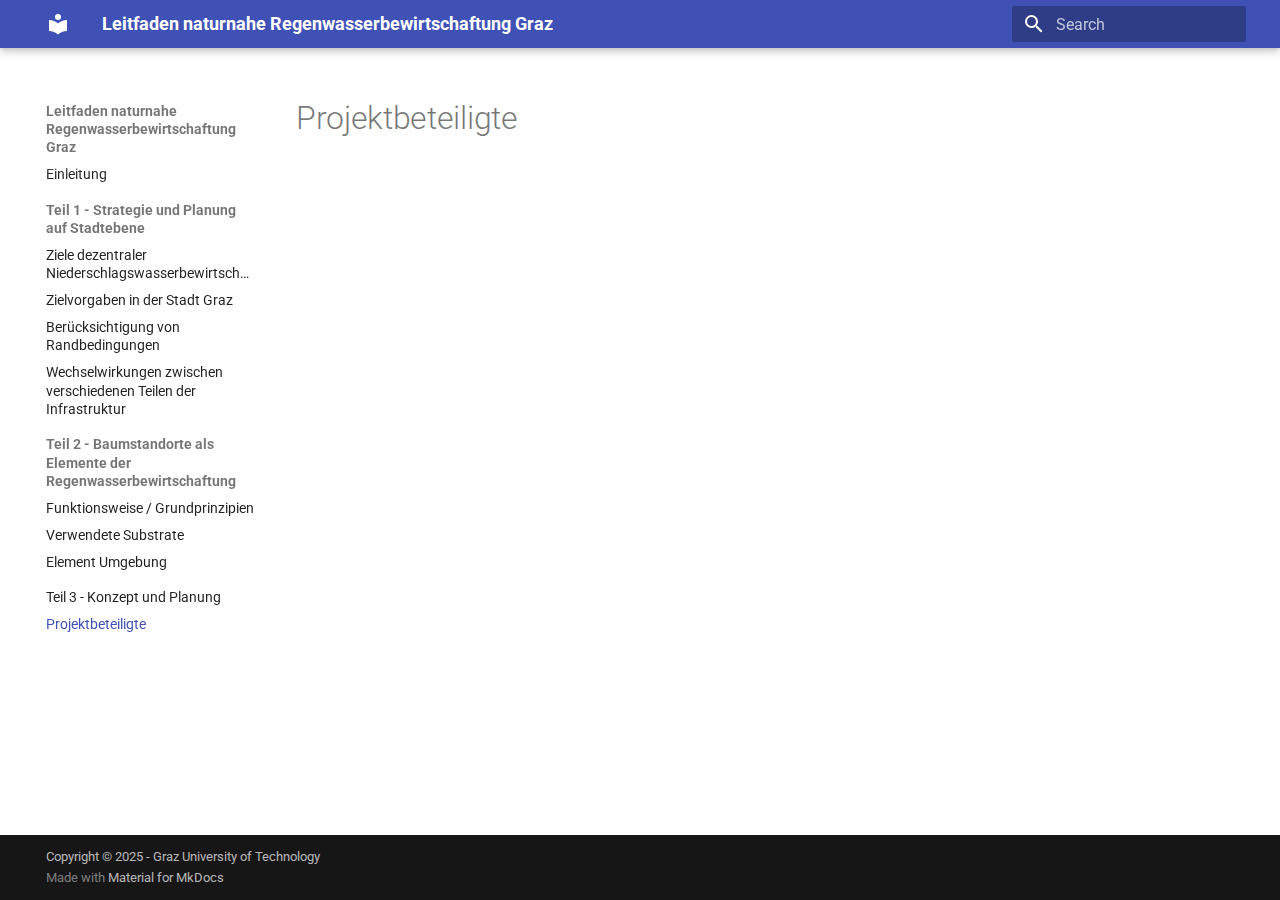
<file: projektbeteiligte/index.html>
<!doctype html>
<html lang="en" class="no-js">
  <head>
    
      <meta charset="utf-8">
      <meta name="viewport" content="width=device-width,initial-scale=1">
      
      
      
      
        <link rel="prev" href="../teil3/">
      
      
      
      <link rel="icon" href="../assets/images/favicon.png">
      <meta name="generator" content="mkdocs-1.6.1, mkdocs-material-9.6.21">
    
    
      
        <title>Projektbeteiligte - Leitfaden naturnahe Regenwasserbewirtschaftung Graz</title>
      
    
    
      <link rel="stylesheet" href="../assets/stylesheets/main.2a3383ac.min.css">
      
      


    
    
      
    
    
      
        
        
        <link rel="preconnect" href="https://fonts.gstatic.com" crossorigin>
        <link rel="stylesheet" href="https://fonts.googleapis.com/css?family=Roboto:300,300i,400,400i,700,700i%7CRoboto+Mono:400,400i,700,700i&display=fallback">
        <style>:root{--md-text-font:"Roboto";--md-code-font:"Roboto Mono"}</style>
      
    
    
    <script>__md_scope=new URL("..",location),__md_hash=e=>[...e].reduce(((e,_)=>(e<<5)-e+_.charCodeAt(0)),0),__md_get=(e,_=localStorage,t=__md_scope)=>JSON.parse(_.getItem(t.pathname+"."+e)),__md_set=(e,_,t=localStorage,a=__md_scope)=>{try{t.setItem(a.pathname+"."+e,JSON.stringify(_))}catch(e){}}</script>
    
      

    
    
    
  </head>
  
  
    <body dir="ltr">
  
    
    <input class="md-toggle" data-md-toggle="drawer" type="checkbox" id="__drawer" autocomplete="off">
    <input class="md-toggle" data-md-toggle="search" type="checkbox" id="__search" autocomplete="off">
    <label class="md-overlay" for="__drawer"></label>
    <div data-md-component="skip">
      
    </div>
    <div data-md-component="announce">
      
    </div>
    
    
      

  

<header class="md-header md-header--shadow" data-md-component="header">
  <nav class="md-header__inner md-grid" aria-label="Header">
    <a href=".." title="Leitfaden naturnahe Regenwasserbewirtschaftung Graz" class="md-header__button md-logo" aria-label="Leitfaden naturnahe Regenwasserbewirtschaftung Graz" data-md-component="logo">
      
  
  <svg xmlns="http://www.w3.org/2000/svg" viewBox="0 0 24 24"><path d="M12 8a3 3 0 0 0 3-3 3 3 0 0 0-3-3 3 3 0 0 0-3 3 3 3 0 0 0 3 3m0 3.54C9.64 9.35 6.5 8 3 8v11c3.5 0 6.64 1.35 9 3.54 2.36-2.19 5.5-3.54 9-3.54V8c-3.5 0-6.64 1.35-9 3.54"/></svg>

    </a>
    <label class="md-header__button md-icon" for="__drawer">
      
      <svg xmlns="http://www.w3.org/2000/svg" viewBox="0 0 24 24"><path d="M3 6h18v2H3zm0 5h18v2H3zm0 5h18v2H3z"/></svg>
    </label>
    <div class="md-header__title" data-md-component="header-title">
      <div class="md-header__ellipsis">
        <div class="md-header__topic">
          <span class="md-ellipsis">
            Leitfaden naturnahe Regenwasserbewirtschaftung Graz
          </span>
        </div>
        <div class="md-header__topic" data-md-component="header-topic">
          <span class="md-ellipsis">
            
              Projektbeteiligte
            
          </span>
        </div>
      </div>
    </div>
    
    
      <script>var palette=__md_get("__palette");if(palette&&palette.color){if("(prefers-color-scheme)"===palette.color.media){var media=matchMedia("(prefers-color-scheme: light)"),input=document.querySelector(media.matches?"[data-md-color-media='(prefers-color-scheme: light)']":"[data-md-color-media='(prefers-color-scheme: dark)']");palette.color.media=input.getAttribute("data-md-color-media"),palette.color.scheme=input.getAttribute("data-md-color-scheme"),palette.color.primary=input.getAttribute("data-md-color-primary"),palette.color.accent=input.getAttribute("data-md-color-accent")}for(var[key,value]of Object.entries(palette.color))document.body.setAttribute("data-md-color-"+key,value)}</script>
    
    
    
      
      
        <label class="md-header__button md-icon" for="__search">
          
          <svg xmlns="http://www.w3.org/2000/svg" viewBox="0 0 24 24"><path d="M9.5 3A6.5 6.5 0 0 1 16 9.5c0 1.61-.59 3.09-1.56 4.23l.27.27h.79l5 5-1.5 1.5-5-5v-.79l-.27-.27A6.52 6.52 0 0 1 9.5 16 6.5 6.5 0 0 1 3 9.5 6.5 6.5 0 0 1 9.5 3m0 2C7 5 5 7 5 9.5S7 14 9.5 14 14 12 14 9.5 12 5 9.5 5"/></svg>
        </label>
        <div class="md-search" data-md-component="search" role="dialog">
  <label class="md-search__overlay" for="__search"></label>
  <div class="md-search__inner" role="search">
    <form class="md-search__form" name="search">
      <input type="text" class="md-search__input" name="query" aria-label="Search" placeholder="Search" autocapitalize="off" autocorrect="off" autocomplete="off" spellcheck="false" data-md-component="search-query" required>
      <label class="md-search__icon md-icon" for="__search">
        
        <svg xmlns="http://www.w3.org/2000/svg" viewBox="0 0 24 24"><path d="M9.5 3A6.5 6.5 0 0 1 16 9.5c0 1.61-.59 3.09-1.56 4.23l.27.27h.79l5 5-1.5 1.5-5-5v-.79l-.27-.27A6.52 6.52 0 0 1 9.5 16 6.5 6.5 0 0 1 3 9.5 6.5 6.5 0 0 1 9.5 3m0 2C7 5 5 7 5 9.5S7 14 9.5 14 14 12 14 9.5 12 5 9.5 5"/></svg>
        
        <svg xmlns="http://www.w3.org/2000/svg" viewBox="0 0 24 24"><path d="M20 11v2H8l5.5 5.5-1.42 1.42L4.16 12l7.92-7.92L13.5 5.5 8 11z"/></svg>
      </label>
      <nav class="md-search__options" aria-label="Search">
        
        <button type="reset" class="md-search__icon md-icon" title="Clear" aria-label="Clear" tabindex="-1">
          
          <svg xmlns="http://www.w3.org/2000/svg" viewBox="0 0 24 24"><path d="M19 6.41 17.59 5 12 10.59 6.41 5 5 6.41 10.59 12 5 17.59 6.41 19 12 13.41 17.59 19 19 17.59 13.41 12z"/></svg>
        </button>
      </nav>
      
    </form>
    <div class="md-search__output">
      <div class="md-search__scrollwrap" tabindex="0" data-md-scrollfix>
        <div class="md-search-result" data-md-component="search-result">
          <div class="md-search-result__meta">
            Initializing search
          </div>
          <ol class="md-search-result__list" role="presentation"></ol>
        </div>
      </div>
    </div>
  </div>
</div>
      
    
    
  </nav>
  
</header>
    
    <div class="md-container" data-md-component="container">
      
      
        
          
        
      
      <main class="md-main" data-md-component="main">
        <div class="md-main__inner md-grid">
          
            
              
              <div class="md-sidebar md-sidebar--primary" data-md-component="sidebar" data-md-type="navigation" >
                <div class="md-sidebar__scrollwrap">
                  <div class="md-sidebar__inner">
                    



<nav class="md-nav md-nav--primary" aria-label="Navigation" data-md-level="0">
  <label class="md-nav__title" for="__drawer">
    <a href=".." title="Leitfaden naturnahe Regenwasserbewirtschaftung Graz" class="md-nav__button md-logo" aria-label="Leitfaden naturnahe Regenwasserbewirtschaftung Graz" data-md-component="logo">
      
  
  <svg xmlns="http://www.w3.org/2000/svg" viewBox="0 0 24 24"><path d="M12 8a3 3 0 0 0 3-3 3 3 0 0 0-3-3 3 3 0 0 0-3 3 3 3 0 0 0 3 3m0 3.54C9.64 9.35 6.5 8 3 8v11c3.5 0 6.64 1.35 9 3.54 2.36-2.19 5.5-3.54 9-3.54V8c-3.5 0-6.64 1.35-9 3.54"/></svg>

    </a>
    Leitfaden naturnahe Regenwasserbewirtschaftung Graz
  </label>
  
  <ul class="md-nav__list" data-md-scrollfix>
    
      
      
  
  
  
  
    <li class="md-nav__item">
      <a href=".." class="md-nav__link">
        
  
  
  <span class="md-ellipsis">
    Einleitung
    
  </span>
  

      </a>
    </li>
  

    
      
      
  
  
  
  
    
    
    
    
      
        
        
      
    
    
    <li class="md-nav__item md-nav__item--section md-nav__item--nested">
      
        
        
          
        
        <input class="md-nav__toggle md-toggle md-toggle--indeterminate" type="checkbox" id="__nav_2" >
        
          
          <label class="md-nav__link" for="__nav_2" id="__nav_2_label" tabindex="">
            
  
  
  <span class="md-ellipsis">
    Teil 1 - Strategie und Planung auf Stadtebene
    
  </span>
  

            <span class="md-nav__icon md-icon"></span>
          </label>
        
        <nav class="md-nav" data-md-level="1" aria-labelledby="__nav_2_label" aria-expanded="false">
          <label class="md-nav__title" for="__nav_2">
            <span class="md-nav__icon md-icon"></span>
            Teil 1 - Strategie und Planung auf Stadtebene
          </label>
          <ul class="md-nav__list" data-md-scrollfix>
            
              
                
  
  
  
  
    <li class="md-nav__item">
      <a href="../teil11/" class="md-nav__link">
        
  
  
  <span class="md-ellipsis">
    Ziele dezentraler Niederschlagswasserbewirtschaftung
    
  </span>
  

      </a>
    </li>
  

              
            
              
                
  
  
  
  
    <li class="md-nav__item">
      <a href="../teil12/" class="md-nav__link">
        
  
  
  <span class="md-ellipsis">
    Zielvorgaben in der Stadt Graz
    
  </span>
  

      </a>
    </li>
  

              
            
              
                
  
  
  
  
    <li class="md-nav__item">
      <a href="../teil13/" class="md-nav__link">
        
  
  
  <span class="md-ellipsis">
    Berücksichtigung von Randbedingungen
    
  </span>
  

      </a>
    </li>
  

              
            
              
                
  
  
  
  
    <li class="md-nav__item">
      <a href="../teil14/" class="md-nav__link">
        
  
  
  <span class="md-ellipsis">
    Wechselwirkungen zwischen verschiedenen Teilen der Infrastruktur
    
  </span>
  

      </a>
    </li>
  

              
            
          </ul>
        </nav>
      
    </li>
  

    
      
      
  
  
  
  
    
    
    
    
      
        
        
      
    
    
    <li class="md-nav__item md-nav__item--section md-nav__item--nested">
      
        
        
          
        
        <input class="md-nav__toggle md-toggle md-toggle--indeterminate" type="checkbox" id="__nav_3" >
        
          
          <label class="md-nav__link" for="__nav_3" id="__nav_3_label" tabindex="">
            
  
  
  <span class="md-ellipsis">
    Teil 2 - Baumstandorte als Elemente der Regenwasserbewirtschaftung
    
  </span>
  

            <span class="md-nav__icon md-icon"></span>
          </label>
        
        <nav class="md-nav" data-md-level="1" aria-labelledby="__nav_3_label" aria-expanded="false">
          <label class="md-nav__title" for="__nav_3">
            <span class="md-nav__icon md-icon"></span>
            Teil 2 - Baumstandorte als Elemente der Regenwasserbewirtschaftung
          </label>
          <ul class="md-nav__list" data-md-scrollfix>
            
              
                
  
  
  
  
    <li class="md-nav__item">
      <a href="../teil21/" class="md-nav__link">
        
  
  
  <span class="md-ellipsis">
    Funktionsweise / Grundprinzipien
    
  </span>
  

      </a>
    </li>
  

              
            
              
                
  
  
  
  
    <li class="md-nav__item">
      <a href="../teil22/" class="md-nav__link">
        
  
  
  <span class="md-ellipsis">
    Verwendete Substrate
    
  </span>
  

      </a>
    </li>
  

              
            
              
                
  
  
  
  
    <li class="md-nav__item">
      <a href="../teil23/" class="md-nav__link">
        
  
  
  <span class="md-ellipsis">
    Element Umgebung
    
  </span>
  

      </a>
    </li>
  

              
            
          </ul>
        </nav>
      
    </li>
  

    
      
      
  
  
  
  
    <li class="md-nav__item">
      <a href="../teil3/" class="md-nav__link">
        
  
  
  <span class="md-ellipsis">
    Teil 3 - Konzept und Planung
    
  </span>
  

      </a>
    </li>
  

    
      
      
  
  
    
  
  
  
    <li class="md-nav__item md-nav__item--active">
      
      <input class="md-nav__toggle md-toggle" type="checkbox" id="__toc">
      
      
      
      <a href="./" class="md-nav__link md-nav__link--active">
        
  
  
  <span class="md-ellipsis">
    Projektbeteiligte
    
  </span>
  

      </a>
      
    </li>
  

    
  </ul>
</nav>
                  </div>
                </div>
              </div>
            
            
              
              <div class="md-sidebar md-sidebar--secondary" data-md-component="sidebar" data-md-type="toc" >
                <div class="md-sidebar__scrollwrap">
                  <div class="md-sidebar__inner">
                    

<nav class="md-nav md-nav--secondary" aria-label="Table of contents">
  
  
  
  
</nav>
                  </div>
                </div>
              </div>
            
          
          
            <div class="md-content" data-md-component="content">
              <article class="md-content__inner md-typeset">
                
                  



  <h1>Projektbeteiligte</h1>














                
              </article>
            </div>
          
          
<script>var target=document.getElementById(location.hash.slice(1));target&&target.name&&(target.checked=target.name.startsWith("__tabbed_"))</script>
        </div>
        
      </main>
      
        <footer class="md-footer">
  
  <div class="md-footer-meta md-typeset">
    <div class="md-footer-meta__inner md-grid">
      <div class="md-copyright">
  
    <div class="md-copyright__highlight">
      Copyright &copy; 2025 - Graz University of Technology
    </div>
  
  
    Made with
    <a href="https://squidfunk.github.io/mkdocs-material/" target="_blank" rel="noopener">
      Material for MkDocs
    </a>
  
</div>
      
    </div>
  </div>
</footer>
      
    </div>
    <div class="md-dialog" data-md-component="dialog">
      <div class="md-dialog__inner md-typeset"></div>
    </div>
    
    
    
      
      <script id="__config" type="application/json">{"base": "..", "features": ["navigation.expand", "navigation.sections"], "search": "../assets/javascripts/workers/search.973d3a69.min.js", "tags": null, "translations": {"clipboard.copied": "Copied to clipboard", "clipboard.copy": "Copy to clipboard", "search.result.more.one": "1 more on this page", "search.result.more.other": "# more on this page", "search.result.none": "No matching documents", "search.result.one": "1 matching document", "search.result.other": "# matching documents", "search.result.placeholder": "Type to start searching", "search.result.term.missing": "Missing", "select.version": "Select version"}, "version": null}</script>
    
    
      <script src="../assets/javascripts/bundle.f55a23d4.min.js"></script>
      
    
  </body>
</html>
</file>
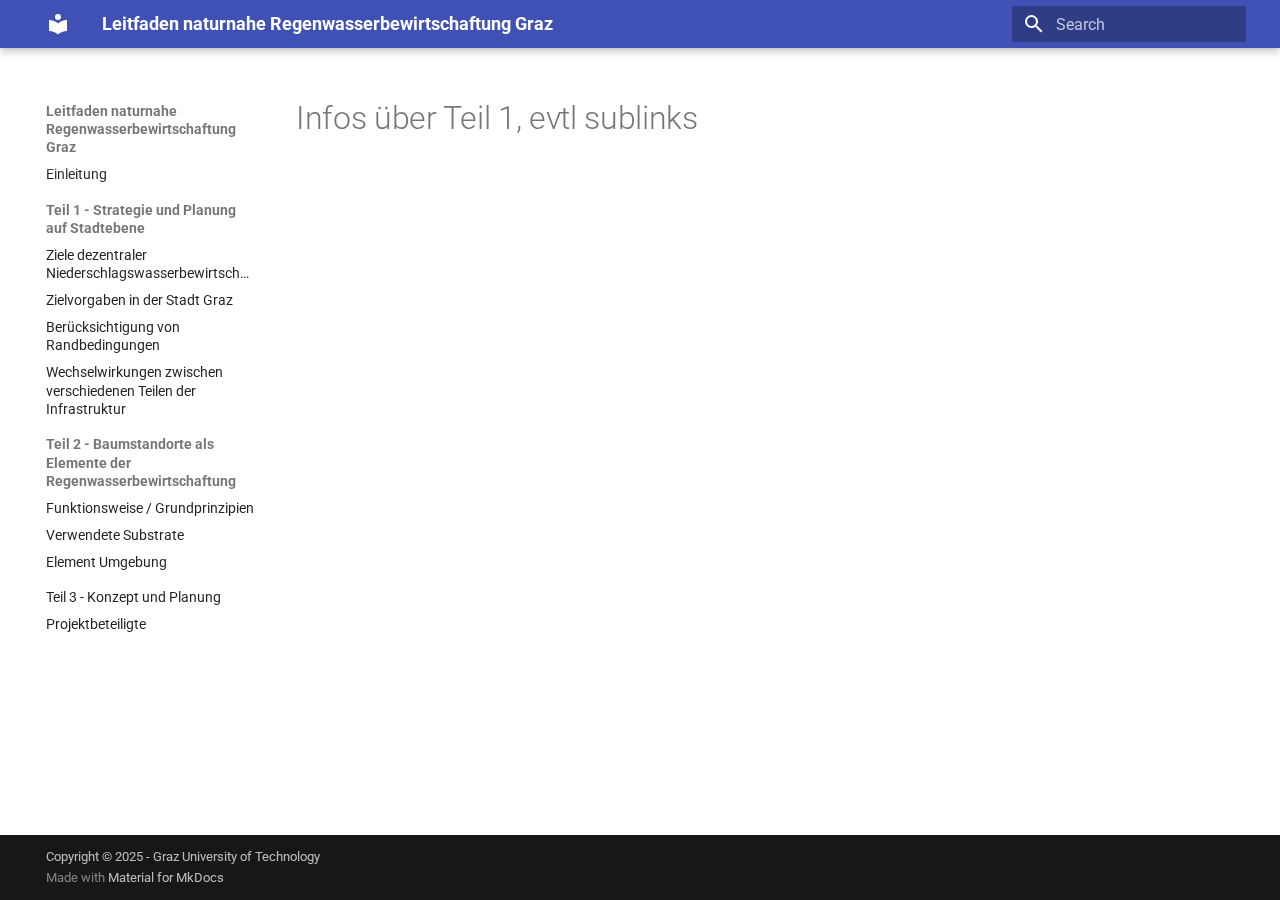
<file: teil1/index.html>
<!doctype html>
<html lang="en" class="no-js">
  <head>
    
      <meta charset="utf-8">
      <meta name="viewport" content="width=device-width,initial-scale=1">
      
      
      
      
      
      
      <link rel="icon" href="../assets/images/favicon.png">
      <meta name="generator" content="mkdocs-1.6.1, mkdocs-material-9.6.21">
    
    
      
        <title>Infos über Teil 1, evtl sublinks - Leitfaden naturnahe Regenwasserbewirtschaftung Graz</title>
      
    
    
      <link rel="stylesheet" href="../assets/stylesheets/main.2a3383ac.min.css">
      
      


    
    
      
    
    
      
        
        
        <link rel="preconnect" href="https://fonts.gstatic.com" crossorigin>
        <link rel="stylesheet" href="https://fonts.googleapis.com/css?family=Roboto:300,300i,400,400i,700,700i%7CRoboto+Mono:400,400i,700,700i&display=fallback">
        <style>:root{--md-text-font:"Roboto";--md-code-font:"Roboto Mono"}</style>
      
    
    
    <script>__md_scope=new URL("..",location),__md_hash=e=>[...e].reduce(((e,_)=>(e<<5)-e+_.charCodeAt(0)),0),__md_get=(e,_=localStorage,t=__md_scope)=>JSON.parse(_.getItem(t.pathname+"."+e)),__md_set=(e,_,t=localStorage,a=__md_scope)=>{try{t.setItem(a.pathname+"."+e,JSON.stringify(_))}catch(e){}}</script>
    
      

    
    
    
  </head>
  
  
    <body dir="ltr">
  
    
    <input class="md-toggle" data-md-toggle="drawer" type="checkbox" id="__drawer" autocomplete="off">
    <input class="md-toggle" data-md-toggle="search" type="checkbox" id="__search" autocomplete="off">
    <label class="md-overlay" for="__drawer"></label>
    <div data-md-component="skip">
      
        
        <a href="#infos-uber-teil-1-evtl-sublinks" class="md-skip">
          Skip to content
        </a>
      
    </div>
    <div data-md-component="announce">
      
    </div>
    
    
      

  

<header class="md-header md-header--shadow" data-md-component="header">
  <nav class="md-header__inner md-grid" aria-label="Header">
    <a href=".." title="Leitfaden naturnahe Regenwasserbewirtschaftung Graz" class="md-header__button md-logo" aria-label="Leitfaden naturnahe Regenwasserbewirtschaftung Graz" data-md-component="logo">
      
  
  <svg xmlns="http://www.w3.org/2000/svg" viewBox="0 0 24 24"><path d="M12 8a3 3 0 0 0 3-3 3 3 0 0 0-3-3 3 3 0 0 0-3 3 3 3 0 0 0 3 3m0 3.54C9.64 9.35 6.5 8 3 8v11c3.5 0 6.64 1.35 9 3.54 2.36-2.19 5.5-3.54 9-3.54V8c-3.5 0-6.64 1.35-9 3.54"/></svg>

    </a>
    <label class="md-header__button md-icon" for="__drawer">
      
      <svg xmlns="http://www.w3.org/2000/svg" viewBox="0 0 24 24"><path d="M3 6h18v2H3zm0 5h18v2H3zm0 5h18v2H3z"/></svg>
    </label>
    <div class="md-header__title" data-md-component="header-title">
      <div class="md-header__ellipsis">
        <div class="md-header__topic">
          <span class="md-ellipsis">
            Leitfaden naturnahe Regenwasserbewirtschaftung Graz
          </span>
        </div>
        <div class="md-header__topic" data-md-component="header-topic">
          <span class="md-ellipsis">
            
              Infos über Teil 1, evtl sublinks
            
          </span>
        </div>
      </div>
    </div>
    
    
      <script>var palette=__md_get("__palette");if(palette&&palette.color){if("(prefers-color-scheme)"===palette.color.media){var media=matchMedia("(prefers-color-scheme: light)"),input=document.querySelector(media.matches?"[data-md-color-media='(prefers-color-scheme: light)']":"[data-md-color-media='(prefers-color-scheme: dark)']");palette.color.media=input.getAttribute("data-md-color-media"),palette.color.scheme=input.getAttribute("data-md-color-scheme"),palette.color.primary=input.getAttribute("data-md-color-primary"),palette.color.accent=input.getAttribute("data-md-color-accent")}for(var[key,value]of Object.entries(palette.color))document.body.setAttribute("data-md-color-"+key,value)}</script>
    
    
    
      
      
        <label class="md-header__button md-icon" for="__search">
          
          <svg xmlns="http://www.w3.org/2000/svg" viewBox="0 0 24 24"><path d="M9.5 3A6.5 6.5 0 0 1 16 9.5c0 1.61-.59 3.09-1.56 4.23l.27.27h.79l5 5-1.5 1.5-5-5v-.79l-.27-.27A6.52 6.52 0 0 1 9.5 16 6.5 6.5 0 0 1 3 9.5 6.5 6.5 0 0 1 9.5 3m0 2C7 5 5 7 5 9.5S7 14 9.5 14 14 12 14 9.5 12 5 9.5 5"/></svg>
        </label>
        <div class="md-search" data-md-component="search" role="dialog">
  <label class="md-search__overlay" for="__search"></label>
  <div class="md-search__inner" role="search">
    <form class="md-search__form" name="search">
      <input type="text" class="md-search__input" name="query" aria-label="Search" placeholder="Search" autocapitalize="off" autocorrect="off" autocomplete="off" spellcheck="false" data-md-component="search-query" required>
      <label class="md-search__icon md-icon" for="__search">
        
        <svg xmlns="http://www.w3.org/2000/svg" viewBox="0 0 24 24"><path d="M9.5 3A6.5 6.5 0 0 1 16 9.5c0 1.61-.59 3.09-1.56 4.23l.27.27h.79l5 5-1.5 1.5-5-5v-.79l-.27-.27A6.52 6.52 0 0 1 9.5 16 6.5 6.5 0 0 1 3 9.5 6.5 6.5 0 0 1 9.5 3m0 2C7 5 5 7 5 9.5S7 14 9.5 14 14 12 14 9.5 12 5 9.5 5"/></svg>
        
        <svg xmlns="http://www.w3.org/2000/svg" viewBox="0 0 24 24"><path d="M20 11v2H8l5.5 5.5-1.42 1.42L4.16 12l7.92-7.92L13.5 5.5 8 11z"/></svg>
      </label>
      <nav class="md-search__options" aria-label="Search">
        
        <button type="reset" class="md-search__icon md-icon" title="Clear" aria-label="Clear" tabindex="-1">
          
          <svg xmlns="http://www.w3.org/2000/svg" viewBox="0 0 24 24"><path d="M19 6.41 17.59 5 12 10.59 6.41 5 5 6.41 10.59 12 5 17.59 6.41 19 12 13.41 17.59 19 19 17.59 13.41 12z"/></svg>
        </button>
      </nav>
      
    </form>
    <div class="md-search__output">
      <div class="md-search__scrollwrap" tabindex="0" data-md-scrollfix>
        <div class="md-search-result" data-md-component="search-result">
          <div class="md-search-result__meta">
            Initializing search
          </div>
          <ol class="md-search-result__list" role="presentation"></ol>
        </div>
      </div>
    </div>
  </div>
</div>
      
    
    
  </nav>
  
</header>
    
    <div class="md-container" data-md-component="container">
      
      
        
          
        
      
      <main class="md-main" data-md-component="main">
        <div class="md-main__inner md-grid">
          
            
              
              <div class="md-sidebar md-sidebar--primary" data-md-component="sidebar" data-md-type="navigation" >
                <div class="md-sidebar__scrollwrap">
                  <div class="md-sidebar__inner">
                    



<nav class="md-nav md-nav--primary" aria-label="Navigation" data-md-level="0">
  <label class="md-nav__title" for="__drawer">
    <a href=".." title="Leitfaden naturnahe Regenwasserbewirtschaftung Graz" class="md-nav__button md-logo" aria-label="Leitfaden naturnahe Regenwasserbewirtschaftung Graz" data-md-component="logo">
      
  
  <svg xmlns="http://www.w3.org/2000/svg" viewBox="0 0 24 24"><path d="M12 8a3 3 0 0 0 3-3 3 3 0 0 0-3-3 3 3 0 0 0-3 3 3 3 0 0 0 3 3m0 3.54C9.64 9.35 6.5 8 3 8v11c3.5 0 6.64 1.35 9 3.54 2.36-2.19 5.5-3.54 9-3.54V8c-3.5 0-6.64 1.35-9 3.54"/></svg>

    </a>
    Leitfaden naturnahe Regenwasserbewirtschaftung Graz
  </label>
  
  <ul class="md-nav__list" data-md-scrollfix>
    
      
      
  
  
  
  
    <li class="md-nav__item">
      <a href=".." class="md-nav__link">
        
  
  
  <span class="md-ellipsis">
    Einleitung
    
  </span>
  

      </a>
    </li>
  

    
      
      
  
  
  
  
    
    
    
    
      
        
        
      
    
    
    <li class="md-nav__item md-nav__item--section md-nav__item--nested">
      
        
        
          
        
        <input class="md-nav__toggle md-toggle md-toggle--indeterminate" type="checkbox" id="__nav_2" >
        
          
          <label class="md-nav__link" for="__nav_2" id="__nav_2_label" tabindex="">
            
  
  
  <span class="md-ellipsis">
    Teil 1 - Strategie und Planung auf Stadtebene
    
  </span>
  

            <span class="md-nav__icon md-icon"></span>
          </label>
        
        <nav class="md-nav" data-md-level="1" aria-labelledby="__nav_2_label" aria-expanded="false">
          <label class="md-nav__title" for="__nav_2">
            <span class="md-nav__icon md-icon"></span>
            Teil 1 - Strategie und Planung auf Stadtebene
          </label>
          <ul class="md-nav__list" data-md-scrollfix>
            
              
                
  
  
  
  
    <li class="md-nav__item">
      <a href="../teil11/" class="md-nav__link">
        
  
  
  <span class="md-ellipsis">
    Ziele dezentraler Niederschlagswasserbewirtschaftung
    
  </span>
  

      </a>
    </li>
  

              
            
              
                
  
  
  
  
    <li class="md-nav__item">
      <a href="../teil12/" class="md-nav__link">
        
  
  
  <span class="md-ellipsis">
    Zielvorgaben in der Stadt Graz
    
  </span>
  

      </a>
    </li>
  

              
            
              
                
  
  
  
  
    <li class="md-nav__item">
      <a href="../teil13/" class="md-nav__link">
        
  
  
  <span class="md-ellipsis">
    Berücksichtigung von Randbedingungen
    
  </span>
  

      </a>
    </li>
  

              
            
              
                
  
  
  
  
    <li class="md-nav__item">
      <a href="../teil14/" class="md-nav__link">
        
  
  
  <span class="md-ellipsis">
    Wechselwirkungen zwischen verschiedenen Teilen der Infrastruktur
    
  </span>
  

      </a>
    </li>
  

              
            
          </ul>
        </nav>
      
    </li>
  

    
      
      
  
  
  
  
    
    
    
    
      
        
        
      
    
    
    <li class="md-nav__item md-nav__item--section md-nav__item--nested">
      
        
        
          
        
        <input class="md-nav__toggle md-toggle md-toggle--indeterminate" type="checkbox" id="__nav_3" >
        
          
          <label class="md-nav__link" for="__nav_3" id="__nav_3_label" tabindex="">
            
  
  
  <span class="md-ellipsis">
    Teil 2 - Baumstandorte als Elemente der Regenwasserbewirtschaftung
    
  </span>
  

            <span class="md-nav__icon md-icon"></span>
          </label>
        
        <nav class="md-nav" data-md-level="1" aria-labelledby="__nav_3_label" aria-expanded="false">
          <label class="md-nav__title" for="__nav_3">
            <span class="md-nav__icon md-icon"></span>
            Teil 2 - Baumstandorte als Elemente der Regenwasserbewirtschaftung
          </label>
          <ul class="md-nav__list" data-md-scrollfix>
            
              
                
  
  
  
  
    <li class="md-nav__item">
      <a href="../teil21/" class="md-nav__link">
        
  
  
  <span class="md-ellipsis">
    Funktionsweise / Grundprinzipien
    
  </span>
  

      </a>
    </li>
  

              
            
              
                
  
  
  
  
    <li class="md-nav__item">
      <a href="../teil22/" class="md-nav__link">
        
  
  
  <span class="md-ellipsis">
    Verwendete Substrate
    
  </span>
  

      </a>
    </li>
  

              
            
              
                
  
  
  
  
    <li class="md-nav__item">
      <a href="../teil23/" class="md-nav__link">
        
  
  
  <span class="md-ellipsis">
    Element Umgebung
    
  </span>
  

      </a>
    </li>
  

              
            
          </ul>
        </nav>
      
    </li>
  

    
      
      
  
  
  
  
    <li class="md-nav__item">
      <a href="../teil3/" class="md-nav__link">
        
  
  
  <span class="md-ellipsis">
    Teil 3 - Konzept und Planung
    
  </span>
  

      </a>
    </li>
  

    
      
      
  
  
  
  
    <li class="md-nav__item">
      <a href="../projektbeteiligte/" class="md-nav__link">
        
  
  
  <span class="md-ellipsis">
    Projektbeteiligte
    
  </span>
  

      </a>
    </li>
  

    
  </ul>
</nav>
                  </div>
                </div>
              </div>
            
            
              
              <div class="md-sidebar md-sidebar--secondary" data-md-component="sidebar" data-md-type="toc" >
                <div class="md-sidebar__scrollwrap">
                  <div class="md-sidebar__inner">
                    

<nav class="md-nav md-nav--secondary" aria-label="Table of contents">
  
  
  
    
  
  
</nav>
                  </div>
                </div>
              </div>
            
          
          
            <div class="md-content" data-md-component="content">
              <article class="md-content__inner md-typeset">
                
                  



<h1 id="infos-uber-teil-1-evtl-sublinks">Infos über Teil 1, evtl sublinks</h1>












                
              </article>
            </div>
          
          
<script>var target=document.getElementById(location.hash.slice(1));target&&target.name&&(target.checked=target.name.startsWith("__tabbed_"))</script>
        </div>
        
      </main>
      
        <footer class="md-footer">
  
  <div class="md-footer-meta md-typeset">
    <div class="md-footer-meta__inner md-grid">
      <div class="md-copyright">
  
    <div class="md-copyright__highlight">
      Copyright &copy; 2025 - Graz University of Technology
    </div>
  
  
    Made with
    <a href="https://squidfunk.github.io/mkdocs-material/" target="_blank" rel="noopener">
      Material for MkDocs
    </a>
  
</div>
      
    </div>
  </div>
</footer>
      
    </div>
    <div class="md-dialog" data-md-component="dialog">
      <div class="md-dialog__inner md-typeset"></div>
    </div>
    
    
    
      
      <script id="__config" type="application/json">{"base": "..", "features": ["navigation.expand", "navigation.sections"], "search": "../assets/javascripts/workers/search.973d3a69.min.js", "tags": null, "translations": {"clipboard.copied": "Copied to clipboard", "clipboard.copy": "Copy to clipboard", "search.result.more.one": "1 more on this page", "search.result.more.other": "# more on this page", "search.result.none": "No matching documents", "search.result.one": "1 matching document", "search.result.other": "# matching documents", "search.result.placeholder": "Type to start searching", "search.result.term.missing": "Missing", "select.version": "Select version"}, "version": null}</script>
    
    
      <script src="../assets/javascripts/bundle.f55a23d4.min.js"></script>
      
    
  </body>
</html>
</file>
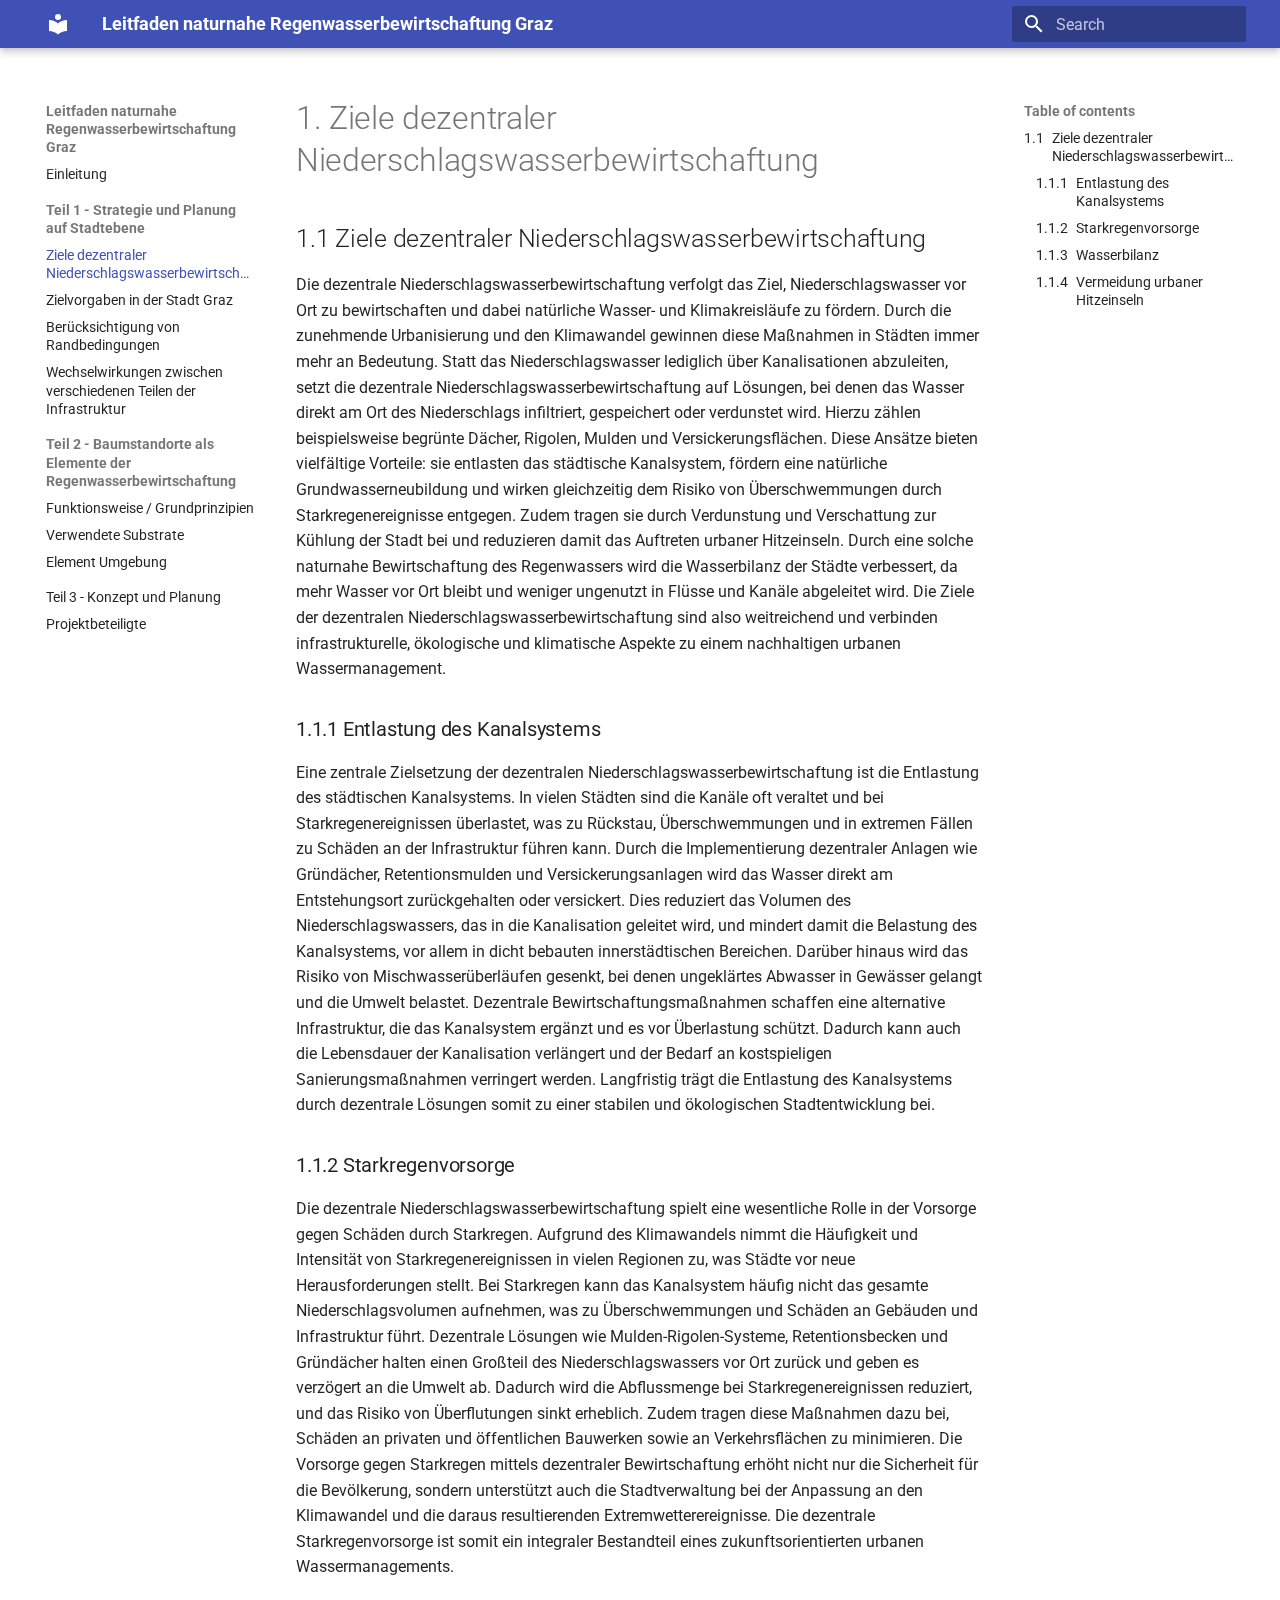
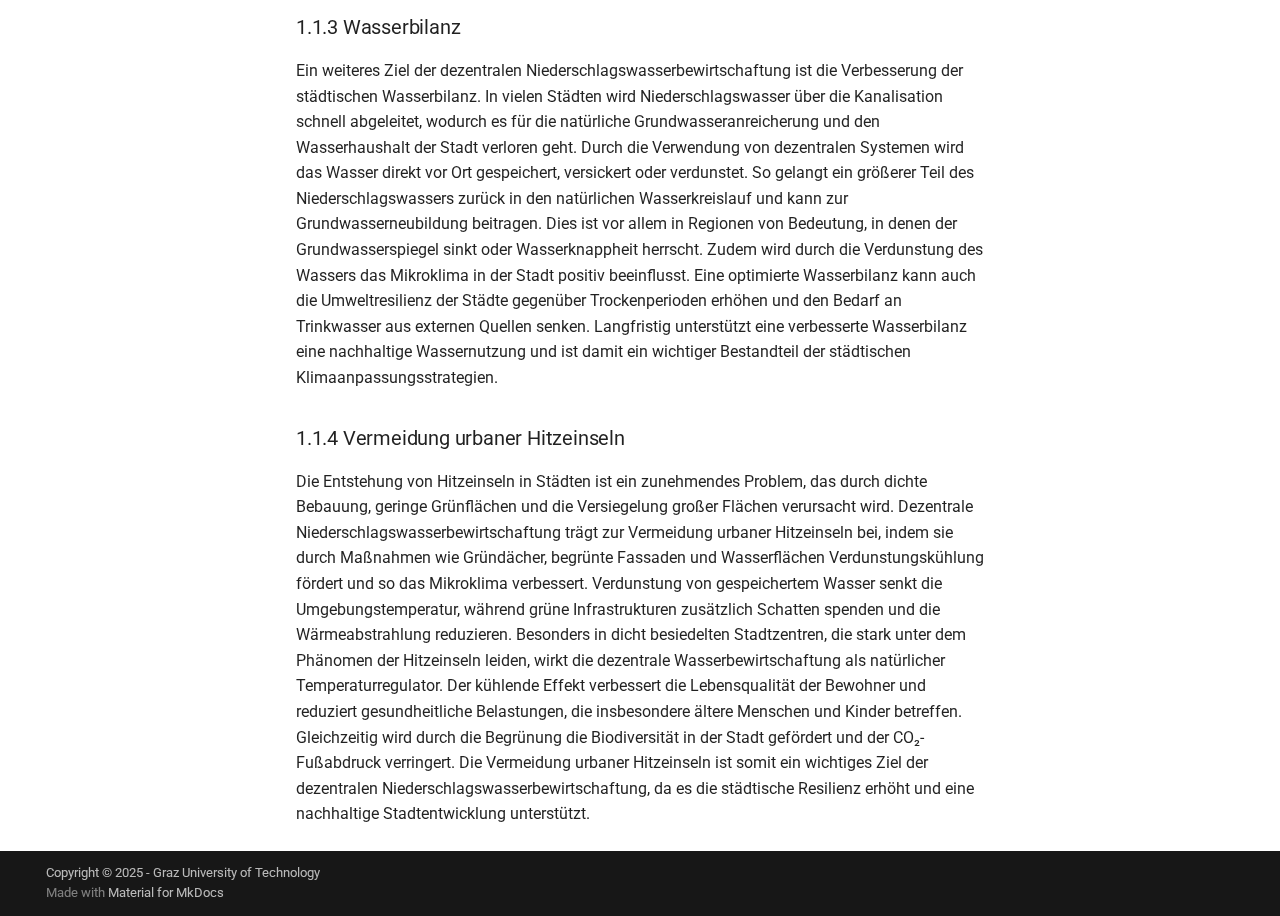
<file: teil11/index.html>
<!DOCTYPE html>

<html class="no-js" lang="en">
<head>
<meta charset="utf-8"/>
<meta content="width=device-width,initial-scale=1" name="viewport"/>
<link href=".." rel="prev"/>
<link href="../teil12/" rel="next"/>
<link href="../assets/images/favicon.png" rel="icon"/>
<meta content="mkdocs-1.6.1, mkdocs-material-9.6.21" name="generator"/>
<title>Ziele dezentraler Niederschlagswasserbewirtschaftung - Leitfaden naturnahe Regenwasserbewirtschaftung Graz</title>
<link href="../assets/stylesheets/main.2a3383ac.min.css" rel="stylesheet"/>
<link crossorigin="" href="https://fonts.gstatic.com" rel="preconnect"/>
<link href="https://fonts.googleapis.com/css?family=Roboto:300,300i,400,400i,700,700i%7CRoboto+Mono:400,400i,700,700i&amp;display=fallback" rel="stylesheet"/>
<style>:root{--md-text-font:"Roboto";--md-code-font:"Roboto Mono"}</style>
<script>__md_scope=new URL("..",location),__md_hash=e=>[...e].reduce(((e,_)=>(e<<5)-e+_.charCodeAt(0)),0),__md_get=(e,_=localStorage,t=__md_scope)=>JSON.parse(_.getItem(t.pathname+"."+e)),__md_set=(e,_,t=localStorage,a=__md_scope)=>{try{t.setItem(a.pathname+"."+e,JSON.stringify(_))}catch(e){}}</script>
</head>
<body dir="ltr">
<input autocomplete="off" class="md-toggle" data-md-toggle="drawer" id="__drawer" type="checkbox"/>
<input autocomplete="off" class="md-toggle" data-md-toggle="search" id="__search" type="checkbox"/>
<label class="md-overlay" for="__drawer"></label>
<div data-md-component="skip">
<a class="md-skip" href="#ziele-dezentraler-niederschlagswasserbewirtschaftung">1.1 
          Skip to content
        </a>
</div>
<div data-md-component="announce">
</div>
<header class="md-header md-header--shadow" data-md-component="header">
<nav aria-label="Header" class="md-header__inner md-grid">
<a aria-label="Leitfaden naturnahe Regenwasserbewirtschaftung Graz" class="md-header__button md-logo" data-md-component="logo" href=".." title="Leitfaden naturnahe Regenwasserbewirtschaftung Graz">
<svg viewbox="0 0 24 24" xmlns="http://www.w3.org/2000/svg"><path d="M12 8a3 3 0 0 0 3-3 3 3 0 0 0-3-3 3 3 0 0 0-3 3 3 3 0 0 0 3 3m0 3.54C9.64 9.35 6.5 8 3 8v11c3.5 0 6.64 1.35 9 3.54 2.36-2.19 5.5-3.54 9-3.54V8c-3.5 0-6.64 1.35-9 3.54"></path></svg>
</a>
<label class="md-header__button md-icon" for="__drawer">
<svg viewbox="0 0 24 24" xmlns="http://www.w3.org/2000/svg"><path d="M3 6h18v2H3zm0 5h18v2H3zm0 5h18v2H3z"></path></svg>
</label>
<div class="md-header__title" data-md-component="header-title">
<div class="md-header__ellipsis">
<div class="md-header__topic">
<span class="md-ellipsis">
            Leitfaden naturnahe Regenwasserbewirtschaftung Graz
          </span>
</div>
<div class="md-header__topic" data-md-component="header-topic">
<span class="md-ellipsis">
            
              Ziele dezentraler Niederschlagswasserbewirtschaftung
            
          </span>
</div>
</div>
</div>
<script>var palette=__md_get("__palette");if(palette&&palette.color){if("(prefers-color-scheme)"===palette.color.media){var media=matchMedia("(prefers-color-scheme: light)"),input=document.querySelector(media.matches?"[data-md-color-media='(prefers-color-scheme: light)']":"[data-md-color-media='(prefers-color-scheme: dark)']");palette.color.media=input.getAttribute("data-md-color-media"),palette.color.scheme=input.getAttribute("data-md-color-scheme"),palette.color.primary=input.getAttribute("data-md-color-primary"),palette.color.accent=input.getAttribute("data-md-color-accent")}for(var[key,value]of Object.entries(palette.color))document.body.setAttribute("data-md-color-"+key,value)}</script>
<label class="md-header__button md-icon" for="__search">
<svg viewbox="0 0 24 24" xmlns="http://www.w3.org/2000/svg"><path d="M9.5 3A6.5 6.5 0 0 1 16 9.5c0 1.61-.59 3.09-1.56 4.23l.27.27h.79l5 5-1.5 1.5-5-5v-.79l-.27-.27A6.52 6.52 0 0 1 9.5 16 6.5 6.5 0 0 1 3 9.5 6.5 6.5 0 0 1 9.5 3m0 2C7 5 5 7 5 9.5S7 14 9.5 14 14 12 14 9.5 12 5 9.5 5"></path></svg>
</label>
<div class="md-search" data-md-component="search" role="dialog">
<label class="md-search__overlay" for="__search"></label>
<div class="md-search__inner" role="search">
<form class="md-search__form" name="search">
<input aria-label="Search" autocapitalize="off" autocomplete="off" autocorrect="off" class="md-search__input" data-md-component="search-query" name="query" placeholder="Search" required="" spellcheck="false" type="text"/>
<label class="md-search__icon md-icon" for="__search">
<svg viewbox="0 0 24 24" xmlns="http://www.w3.org/2000/svg"><path d="M9.5 3A6.5 6.5 0 0 1 16 9.5c0 1.61-.59 3.09-1.56 4.23l.27.27h.79l5 5-1.5 1.5-5-5v-.79l-.27-.27A6.52 6.52 0 0 1 9.5 16 6.5 6.5 0 0 1 3 9.5 6.5 6.5 0 0 1 9.5 3m0 2C7 5 5 7 5 9.5S7 14 9.5 14 14 12 14 9.5 12 5 9.5 5"></path></svg>
<svg viewbox="0 0 24 24" xmlns="http://www.w3.org/2000/svg"><path d="M20 11v2H8l5.5 5.5-1.42 1.42L4.16 12l7.92-7.92L13.5 5.5 8 11z"></path></svg>
</label>
<nav aria-label="Search" class="md-search__options">
<button aria-label="Clear" class="md-search__icon md-icon" tabindex="-1" title="Clear" type="reset">
<svg viewbox="0 0 24 24" xmlns="http://www.w3.org/2000/svg"><path d="M19 6.41 17.59 5 12 10.59 6.41 5 5 6.41 10.59 12 5 17.59 6.41 19 12 13.41 17.59 19 19 17.59 13.41 12z"></path></svg>
</button>
</nav>
</form>
<div class="md-search__output">
<div class="md-search__scrollwrap" data-md-scrollfix="" tabindex="0">
<div class="md-search-result" data-md-component="search-result">
<div class="md-search-result__meta">
            Initializing search
          </div>
<ol class="md-search-result__list" role="presentation"></ol>
</div>
</div>
</div>
</div>
</div>
</nav>
</header>
<div class="md-container" data-md-component="container">
<main class="md-main" data-md-component="main">
<div class="md-main__inner md-grid">
<div class="md-sidebar md-sidebar--primary" data-md-component="sidebar" data-md-type="navigation">
<div class="md-sidebar__scrollwrap">
<div class="md-sidebar__inner">
<nav aria-label="Navigation" class="md-nav md-nav--primary" data-md-level="0">
<label class="md-nav__title" for="__drawer">
<a aria-label="Leitfaden naturnahe Regenwasserbewirtschaftung Graz" class="md-nav__button md-logo" data-md-component="logo" href=".." title="Leitfaden naturnahe Regenwasserbewirtschaftung Graz">
<svg viewbox="0 0 24 24" xmlns="http://www.w3.org/2000/svg"><path d="M12 8a3 3 0 0 0 3-3 3 3 0 0 0-3-3 3 3 0 0 0-3 3 3 3 0 0 0 3 3m0 3.54C9.64 9.35 6.5 8 3 8v11c3.5 0 6.64 1.35 9 3.54 2.36-2.19 5.5-3.54 9-3.54V8c-3.5 0-6.64 1.35-9 3.54"></path></svg>
</a>
    Leitfaden naturnahe Regenwasserbewirtschaftung Graz
  </label>
<ul class="md-nav__list" data-md-scrollfix="">
<li class="md-nav__item">
<a class="md-nav__link" href="..">
<span class="md-ellipsis">
    Einleitung
    
  </span>
</a>
</li>
<li class="md-nav__item md-nav__item--active md-nav__item--section md-nav__item--nested">
<input checked="" class="md-nav__toggle md-toggle" id="__nav_2" type="checkbox"/>
<label class="md-nav__link" for="__nav_2" id="__nav_2_label" tabindex="">
<span class="md-ellipsis">
    Teil 1 - Strategie und Planung auf Stadtebene
    
  </span>
<span class="md-nav__icon md-icon"></span>
</label>
<nav aria-expanded="true" aria-labelledby="__nav_2_label" class="md-nav" data-md-level="1">
<label class="md-nav__title" for="__nav_2">
<span class="md-nav__icon md-icon"></span>
            Teil 1 - Strategie und Planung auf Stadtebene
          </label>
<ul class="md-nav__list" data-md-scrollfix="">
<li class="md-nav__item md-nav__item--active">
<input class="md-nav__toggle md-toggle" id="__toc" type="checkbox"/>
<label class="md-nav__link md-nav__link--active" for="__toc">
<span class="md-ellipsis">
    Ziele dezentraler Niederschlagswasserbewirtschaftung
    
  </span>
<span class="md-nav__icon md-icon"></span>
</label>
<a class="md-nav__link md-nav__link--active" href="./">
<span class="md-ellipsis">
    Ziele dezentraler Niederschlagswasserbewirtschaftung
    
  </span>
</a>
<nav aria-label="Table of contents" class="md-nav md-nav--secondary">
<label class="md-nav__title" for="__toc">
<span class="md-nav__icon md-icon"></span>
      Table of contents
    </label>
<ul class="md-nav__list" data-md-component="toc" data-md-scrollfix="">
<li class="md-nav__item">
<a class="md-nav__link" href="#ziele-dezentraler-niederschlagswasserbewirtschaftung">1.1 
<span class="md-ellipsis">
      Ziele dezentraler Niederschlagswasserbewirtschaftung
    </span>
</a>
<nav aria-label="Ziele dezentraler Niederschlagswasserbewirtschaftung" class="md-nav">
<ul class="md-nav__list">
<li class="md-nav__item">
<a class="md-nav__link" href="#entlastung-des-kanalsystems">1.1.1 
<span class="md-ellipsis">
      Entlastung des Kanalsystems
    </span>
</a>
</li>
<li class="md-nav__item">
<a class="md-nav__link" href="#starkregenvorsorge">1.1.2 
<span class="md-ellipsis">
      Starkregenvorsorge
    </span>
</a>
</li>
<li class="md-nav__item">
<a class="md-nav__link" href="#wasserbilanz">1.1.3 
<span class="md-ellipsis">
      Wasserbilanz
    </span>
</a>
</li>
<li class="md-nav__item">
<a class="md-nav__link" href="#vermeidung-urbaner-hitzeinseln">1.1.4 
<span class="md-ellipsis">
      Vermeidung urbaner Hitzeinseln
    </span>
</a>
</li>
</ul>
</nav>
</li>
</ul>
</nav>
</li>
<li class="md-nav__item">
<a class="md-nav__link" href="../teil12/">
<span class="md-ellipsis">
    Zielvorgaben in der Stadt Graz
    
  </span>
</a>
</li>
<li class="md-nav__item">
<a class="md-nav__link" href="../teil13/">
<span class="md-ellipsis">
    Berücksichtigung von Randbedingungen
    
  </span>
</a>
</li>
<li class="md-nav__item">
<a class="md-nav__link" href="../teil14/">
<span class="md-ellipsis">
    Wechselwirkungen zwischen verschiedenen Teilen der Infrastruktur
    
  </span>
</a>
</li>
</ul>
</nav>
</li>
<li class="md-nav__item md-nav__item--section md-nav__item--nested">
<input class="md-nav__toggle md-toggle md-toggle--indeterminate" id="__nav_3" type="checkbox"/>
<label class="md-nav__link" for="__nav_3" id="__nav_3_label" tabindex="">
<span class="md-ellipsis">
    Teil 2 - Baumstandorte als Elemente der Regenwasserbewirtschaftung
    
  </span>
<span class="md-nav__icon md-icon"></span>
</label>
<nav aria-expanded="false" aria-labelledby="__nav_3_label" class="md-nav" data-md-level="1">
<label class="md-nav__title" for="__nav_3">
<span class="md-nav__icon md-icon"></span>
            Teil 2 - Baumstandorte als Elemente der Regenwasserbewirtschaftung
          </label>
<ul class="md-nav__list" data-md-scrollfix="">
<li class="md-nav__item">
<a class="md-nav__link" href="../teil21/">
<span class="md-ellipsis">
    Funktionsweise / Grundprinzipien
    
  </span>
</a>
</li>
<li class="md-nav__item">
<a class="md-nav__link" href="../teil22/">
<span class="md-ellipsis">
    Verwendete Substrate
    
  </span>
</a>
</li>
<li class="md-nav__item">
<a class="md-nav__link" href="../teil23/">
<span class="md-ellipsis">
    Element Umgebung
    
  </span>
</a>
</li>
</ul>
</nav>
</li>
<li class="md-nav__item">
<a class="md-nav__link" href="../teil3/">
<span class="md-ellipsis">
    Teil 3 - Konzept und Planung
    
  </span>
</a>
</li>
<li class="md-nav__item">
<a class="md-nav__link" href="../projektbeteiligte/">
<span class="md-ellipsis">
    Projektbeteiligte
    
  </span>
</a>
</li>
</ul>
</nav>
</div>
</div>
</div>
<div class="md-sidebar md-sidebar--secondary" data-md-component="sidebar" data-md-type="toc">
<div class="md-sidebar__scrollwrap">
<div class="md-sidebar__inner">
<nav aria-label="Table of contents" class="md-nav md-nav--secondary">
<label class="md-nav__title" for="__toc">
<span class="md-nav__icon md-icon"></span>
      Table of contents
    </label>
<ul class="md-nav__list" data-md-component="toc" data-md-scrollfix="">
<li class="md-nav__item">
<a class="md-nav__link" href="#ziele-dezentraler-niederschlagswasserbewirtschaftung">1.1 
<span class="md-ellipsis">
      Ziele dezentraler Niederschlagswasserbewirtschaftung
    </span>
</a>
<nav aria-label="Ziele dezentraler Niederschlagswasserbewirtschaftung" class="md-nav">
<ul class="md-nav__list">
<li class="md-nav__item">
<a class="md-nav__link" href="#entlastung-des-kanalsystems">1.1.1 
<span class="md-ellipsis">
      Entlastung des Kanalsystems
    </span>
</a>
</li>
<li class="md-nav__item">
<a class="md-nav__link" href="#starkregenvorsorge">1.1.2 
<span class="md-ellipsis">
      Starkregenvorsorge
    </span>
</a>
</li>
<li class="md-nav__item">
<a class="md-nav__link" href="#wasserbilanz">1.1.3 
<span class="md-ellipsis">
      Wasserbilanz
    </span>
</a>
</li>
<li class="md-nav__item">
<a class="md-nav__link" href="#vermeidung-urbaner-hitzeinseln">1.1.4 
<span class="md-ellipsis">
      Vermeidung urbaner Hitzeinseln
    </span>
</a>
</li>
</ul>
</nav>
</li>
</ul>
</nav>
</div>
</div>
</div>
<div class="md-content" data-md-component="content">
<article class="md-content__inner md-typeset">
<h1><span class="enumerate-headings-plugin enumerate-heading-plugin">1.</span> Ziele dezentraler Niederschlagswasserbewirtschaftung</h1>
<h2 id="ziele-dezentraler-niederschlagswasserbewirtschaftung"><span class="enumerate-headings-plugin enumerate-heading-plugin">1.1</span> Ziele dezentraler Niederschlagswasserbewirtschaftung</h2>
<p>Die dezentrale Niederschlagswasserbewirtschaftung verfolgt das Ziel,
Niederschlagswasser vor Ort zu bewirtschaften und dabei natürliche
Wasser- und Klimakreisläufe zu fördern. Durch die zunehmende
Urbanisierung und den Klimawandel gewinnen diese Maßnahmen in Städten
immer mehr an Bedeutung. Statt das Niederschlagswasser lediglich über
Kanalisationen abzuleiten, setzt die dezentrale
Niederschlagswasserbewirtschaftung auf Lösungen, bei denen das Wasser
direkt am Ort des Niederschlags infiltriert, gespeichert oder verdunstet
wird. Hierzu zählen beispielsweise begrünte Dächer, Rigolen, Mulden und
Versickerungsflächen. Diese Ansätze bieten vielfältige Vorteile: sie
entlasten das städtische Kanalsystem, fördern eine natürliche
Grundwasserneubildung und wirken gleichzeitig dem Risiko von
Überschwemmungen durch Starkregenereignisse entgegen. Zudem tragen sie
durch Verdunstung und Verschattung zur Kühlung der Stadt bei und
reduzieren damit das Auftreten urbaner Hitzeinseln. Durch eine solche
naturnahe Bewirtschaftung des Regenwassers wird die Wasserbilanz der
Städte verbessert, da mehr Wasser vor Ort bleibt und weniger ungenutzt
in Flüsse und Kanäle abgeleitet wird. Die Ziele der dezentralen
Niederschlagswasserbewirtschaftung sind also weitreichend und verbinden
infrastrukturelle, ökologische und klimatische Aspekte zu einem
nachhaltigen urbanen Wassermanagement.</p>
<h3 id="entlastung-des-kanalsystems"><span class="enumerate-headings-plugin enumerate-heading-plugin">1.1.1</span> Entlastung des Kanalsystems</h3>
<p>Eine zentrale Zielsetzung der dezentralen
Niederschlagswasserbewirtschaftung ist die Entlastung des städtischen
Kanalsystems. In vielen Städten sind die Kanäle oft veraltet und bei
Starkregenereignissen überlastet, was zu Rückstau, Überschwemmungen und
in extremen Fällen zu Schäden an der Infrastruktur führen kann. Durch
die Implementierung dezentraler Anlagen wie Gründächer, Retentionsmulden
und Versickerungsanlagen wird das Wasser direkt am Entstehungsort
zurückgehalten oder versickert. Dies reduziert das Volumen des
Niederschlagswassers, das in die Kanalisation geleitet wird, und mindert
damit die Belastung des Kanalsystems, vor allem in dicht bebauten
innerstädtischen Bereichen. Darüber hinaus wird das Risiko von
Mischwasserüberläufen gesenkt, bei denen ungeklärtes Abwasser in
Gewässer gelangt und die Umwelt belastet. Dezentrale
Bewirtschaftungsmaßnahmen schaffen eine alternative Infrastruktur, die
das Kanalsystem ergänzt und es vor Überlastung schützt. Dadurch kann
auch die Lebensdauer der Kanalisation verlängert und der Bedarf an
kostspieligen Sanierungsmaßnahmen verringert werden. Langfristig trägt
die Entlastung des Kanalsystems durch dezentrale Lösungen somit zu einer
stabilen und ökologischen Stadtentwicklung bei.</p>
<h3 id="starkregenvorsorge"><span class="enumerate-headings-plugin enumerate-heading-plugin">1.1.2</span> Starkregenvorsorge</h3>
<p>Die dezentrale Niederschlagswasserbewirtschaftung spielt eine
wesentliche Rolle in der Vorsorge gegen Schäden durch Starkregen.
Aufgrund des Klimawandels nimmt die Häufigkeit und Intensität von
Starkregenereignissen in vielen Regionen zu, was Städte vor neue
Herausforderungen stellt. Bei Starkregen kann das Kanalsystem häufig
nicht das gesamte Niederschlagsvolumen aufnehmen, was zu
Überschwemmungen und Schäden an Gebäuden und Infrastruktur führt.
Dezentrale Lösungen wie Mulden-Rigolen-Systeme, Retentionsbecken und
Gründächer halten einen Großteil des Niederschlagswassers vor Ort zurück
und geben es verzögert an die Umwelt ab. Dadurch wird die Abflussmenge
bei Starkregenereignissen reduziert, und das Risiko von Überflutungen
sinkt erheblich. Zudem tragen diese Maßnahmen dazu bei, Schäden an
privaten und öffentlichen Bauwerken sowie an Verkehrsflächen zu
minimieren. Die Vorsorge gegen Starkregen mittels dezentraler
Bewirtschaftung erhöht nicht nur die Sicherheit für die Bevölkerung,
sondern unterstützt auch die Stadtverwaltung bei der Anpassung an den
Klimawandel und die daraus resultierenden Extremwetterereignisse. Die
dezentrale Starkregenvorsorge ist somit ein integraler Bestandteil eines
zukunftsorientierten urbanen Wassermanagements.</p>
<h3 id="wasserbilanz"><span class="enumerate-headings-plugin enumerate-heading-plugin">1.1.3</span> Wasserbilanz</h3>
<p>Ein weiteres Ziel der dezentralen Niederschlagswasserbewirtschaftung ist
die Verbesserung der städtischen Wasserbilanz. In vielen Städten wird
Niederschlagswasser über die Kanalisation schnell abgeleitet, wodurch es
für die natürliche Grundwasseranreicherung und den Wasserhaushalt der
Stadt verloren geht. Durch die Verwendung von dezentralen Systemen wird
das Wasser direkt vor Ort gespeichert, versickert oder verdunstet. So
gelangt ein größerer Teil des Niederschlagswassers zurück in den
natürlichen Wasserkreislauf und kann zur Grundwasserneubildung
beitragen. Dies ist vor allem in Regionen von Bedeutung, in denen der
Grundwasserspiegel sinkt oder Wasserknappheit herrscht. Zudem wird durch
die Verdunstung des Wassers das Mikroklima in der Stadt positiv
beeinflusst. Eine optimierte Wasserbilanz kann auch die Umweltresilienz
der Städte gegenüber Trockenperioden erhöhen und den Bedarf an
Trinkwasser aus externen Quellen senken. Langfristig unterstützt eine
verbesserte Wasserbilanz eine nachhaltige Wassernutzung und ist damit
ein wichtiger Bestandteil der städtischen Klimaanpassungsstrategien.</p>
<h3 id="vermeidung-urbaner-hitzeinseln"><span class="enumerate-headings-plugin enumerate-heading-plugin">1.1.4</span> Vermeidung urbaner Hitzeinseln</h3>
<p>Die Entstehung von Hitzeinseln in Städten ist ein zunehmendes Problem,
das durch dichte Bebauung, geringe Grünflächen und die Versiegelung
großer Flächen verursacht wird. Dezentrale
Niederschlagswasserbewirtschaftung trägt zur Vermeidung urbaner
Hitzeinseln bei, indem sie durch Maßnahmen wie Gründächer, begrünte
Fassaden und Wasserflächen Verdunstungskühlung fördert und so das
Mikroklima verbessert. Verdunstung von gespeichertem Wasser senkt die
Umgebungstemperatur, während grüne Infrastrukturen zusätzlich Schatten
spenden und die Wärmeabstrahlung reduzieren. Besonders in dicht
besiedelten Stadtzentren, die stark unter dem Phänomen der Hitzeinseln
leiden, wirkt die dezentrale Wasserbewirtschaftung als natürlicher
Temperaturregulator. Der kühlende Effekt verbessert die Lebensqualität
der Bewohner und reduziert gesundheitliche Belastungen, die insbesondere
ältere Menschen und Kinder betreffen. Gleichzeitig wird durch die
Begrünung die Biodiversität in der Stadt gefördert und der
CO₂-Fußabdruck verringert. Die Vermeidung urbaner Hitzeinseln ist somit
ein wichtiges Ziel der dezentralen Niederschlagswasserbewirtschaftung,
da es die städtische Resilienz erhöht und eine nachhaltige
Stadtentwicklung unterstützt.</p>
</article>
</div>
<script>var target=document.getElementById(location.hash.slice(1));target&&target.name&&(target.checked=target.name.startsWith("__tabbed_"))</script>
</div>
</main>
<footer class="md-footer">
<div class="md-footer-meta md-typeset">
<div class="md-footer-meta__inner md-grid">
<div class="md-copyright">
<div class="md-copyright__highlight">
      Copyright © 2025 - Graz University of Technology
    </div>
  
  
    Made with
    <a href="https://squidfunk.github.io/mkdocs-material/" rel="noopener" target="_blank">
      Material for MkDocs
    </a>
</div>
</div>
</div>
</footer>
</div>
<div class="md-dialog" data-md-component="dialog">
<div class="md-dialog__inner md-typeset"></div>
</div>
<script id="__config" type="application/json">{"base": "..", "features": ["navigation.expand", "navigation.sections"], "search": "../assets/javascripts/workers/search.973d3a69.min.js", "tags": null, "translations": {"clipboard.copied": "Copied to clipboard", "clipboard.copy": "Copy to clipboard", "search.result.more.one": "1 more on this page", "search.result.more.other": "# more on this page", "search.result.none": "No matching documents", "search.result.one": "1 matching document", "search.result.other": "# matching documents", "search.result.placeholder": "Type to start searching", "search.result.term.missing": "Missing", "select.version": "Select version"}, "version": null}</script>
<script src="../assets/javascripts/bundle.f55a23d4.min.js"></script>
</body>
</html>
</file>
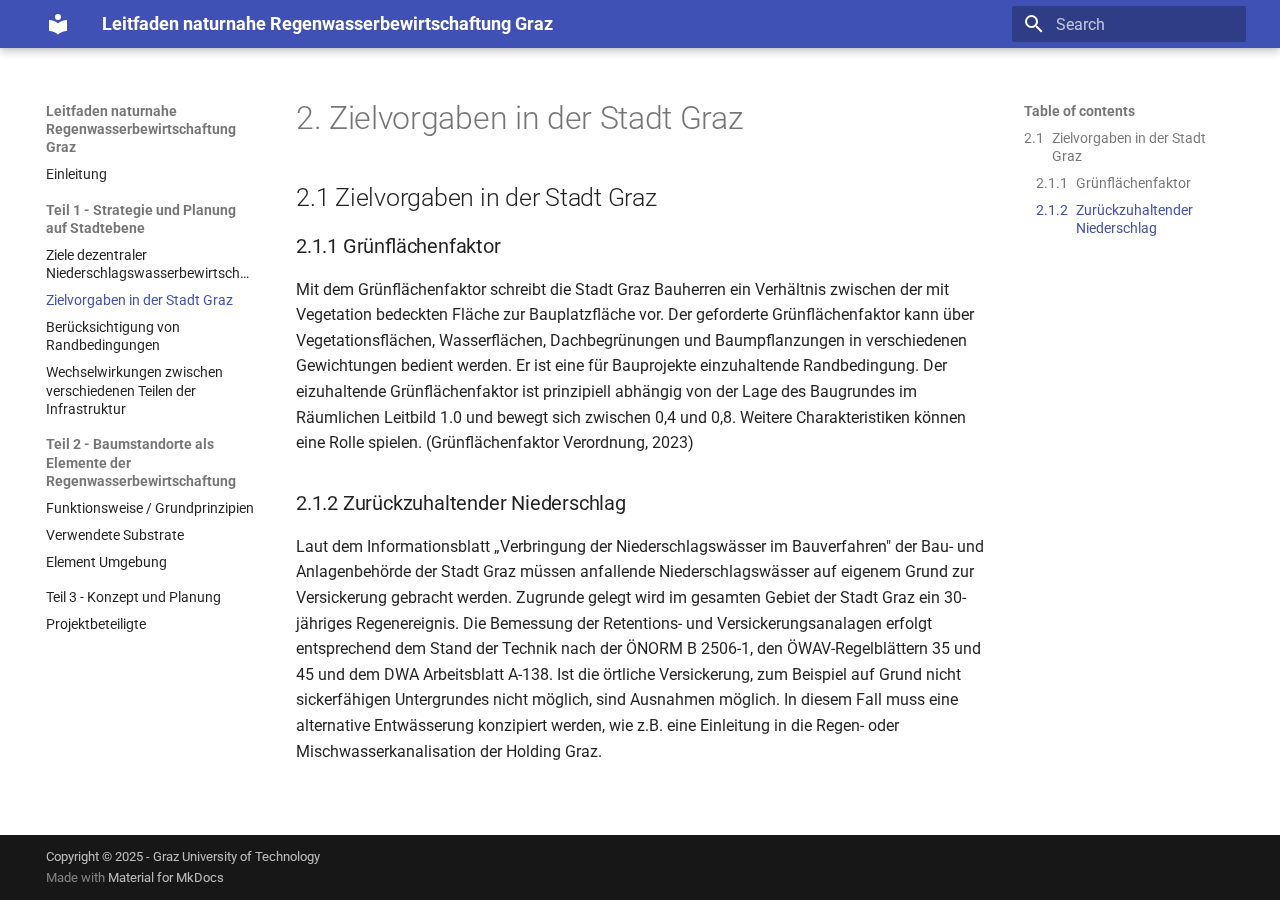
<file: teil12/index.html>
<!DOCTYPE html>

<html class="no-js" lang="en">
<head>
<meta charset="utf-8"/>
<meta content="width=device-width,initial-scale=1" name="viewport"/>
<link href="../teil11/" rel="prev"/>
<link href="../teil13/" rel="next"/>
<link href="../assets/images/favicon.png" rel="icon"/>
<meta content="mkdocs-1.6.1, mkdocs-material-9.6.21" name="generator"/>
<title>Zielvorgaben in der Stadt Graz - Leitfaden naturnahe Regenwasserbewirtschaftung Graz</title>
<link href="../assets/stylesheets/main.2a3383ac.min.css" rel="stylesheet"/>
<link crossorigin="" href="https://fonts.gstatic.com" rel="preconnect"/>
<link href="https://fonts.googleapis.com/css?family=Roboto:300,300i,400,400i,700,700i%7CRoboto+Mono:400,400i,700,700i&amp;display=fallback" rel="stylesheet"/>
<style>:root{--md-text-font:"Roboto";--md-code-font:"Roboto Mono"}</style>
<script>__md_scope=new URL("..",location),__md_hash=e=>[...e].reduce(((e,_)=>(e<<5)-e+_.charCodeAt(0)),0),__md_get=(e,_=localStorage,t=__md_scope)=>JSON.parse(_.getItem(t.pathname+"."+e)),__md_set=(e,_,t=localStorage,a=__md_scope)=>{try{t.setItem(a.pathname+"."+e,JSON.stringify(_))}catch(e){}}</script>
</head>
<body dir="ltr">
<input autocomplete="off" class="md-toggle" data-md-toggle="drawer" id="__drawer" type="checkbox"/>
<input autocomplete="off" class="md-toggle" data-md-toggle="search" id="__search" type="checkbox"/>
<label class="md-overlay" for="__drawer"></label>
<div data-md-component="skip">
<a class="md-skip" href="#zielvorgaben-in-der-stadt-graz">2.1 
          Skip to content
        </a>
</div>
<div data-md-component="announce">
</div>
<header class="md-header md-header--shadow" data-md-component="header">
<nav aria-label="Header" class="md-header__inner md-grid">
<a aria-label="Leitfaden naturnahe Regenwasserbewirtschaftung Graz" class="md-header__button md-logo" data-md-component="logo" href=".." title="Leitfaden naturnahe Regenwasserbewirtschaftung Graz">
<svg viewbox="0 0 24 24" xmlns="http://www.w3.org/2000/svg"><path d="M12 8a3 3 0 0 0 3-3 3 3 0 0 0-3-3 3 3 0 0 0-3 3 3 3 0 0 0 3 3m0 3.54C9.64 9.35 6.5 8 3 8v11c3.5 0 6.64 1.35 9 3.54 2.36-2.19 5.5-3.54 9-3.54V8c-3.5 0-6.64 1.35-9 3.54"></path></svg>
</a>
<label class="md-header__button md-icon" for="__drawer">
<svg viewbox="0 0 24 24" xmlns="http://www.w3.org/2000/svg"><path d="M3 6h18v2H3zm0 5h18v2H3zm0 5h18v2H3z"></path></svg>
</label>
<div class="md-header__title" data-md-component="header-title">
<div class="md-header__ellipsis">
<div class="md-header__topic">
<span class="md-ellipsis">
            Leitfaden naturnahe Regenwasserbewirtschaftung Graz
          </span>
</div>
<div class="md-header__topic" data-md-component="header-topic">
<span class="md-ellipsis">
            
              Zielvorgaben in der Stadt Graz
            
          </span>
</div>
</div>
</div>
<script>var palette=__md_get("__palette");if(palette&&palette.color){if("(prefers-color-scheme)"===palette.color.media){var media=matchMedia("(prefers-color-scheme: light)"),input=document.querySelector(media.matches?"[data-md-color-media='(prefers-color-scheme: light)']":"[data-md-color-media='(prefers-color-scheme: dark)']");palette.color.media=input.getAttribute("data-md-color-media"),palette.color.scheme=input.getAttribute("data-md-color-scheme"),palette.color.primary=input.getAttribute("data-md-color-primary"),palette.color.accent=input.getAttribute("data-md-color-accent")}for(var[key,value]of Object.entries(palette.color))document.body.setAttribute("data-md-color-"+key,value)}</script>
<label class="md-header__button md-icon" for="__search">
<svg viewbox="0 0 24 24" xmlns="http://www.w3.org/2000/svg"><path d="M9.5 3A6.5 6.5 0 0 1 16 9.5c0 1.61-.59 3.09-1.56 4.23l.27.27h.79l5 5-1.5 1.5-5-5v-.79l-.27-.27A6.52 6.52 0 0 1 9.5 16 6.5 6.5 0 0 1 3 9.5 6.5 6.5 0 0 1 9.5 3m0 2C7 5 5 7 5 9.5S7 14 9.5 14 14 12 14 9.5 12 5 9.5 5"></path></svg>
</label>
<div class="md-search" data-md-component="search" role="dialog">
<label class="md-search__overlay" for="__search"></label>
<div class="md-search__inner" role="search">
<form class="md-search__form" name="search">
<input aria-label="Search" autocapitalize="off" autocomplete="off" autocorrect="off" class="md-search__input" data-md-component="search-query" name="query" placeholder="Search" required="" spellcheck="false" type="text"/>
<label class="md-search__icon md-icon" for="__search">
<svg viewbox="0 0 24 24" xmlns="http://www.w3.org/2000/svg"><path d="M9.5 3A6.5 6.5 0 0 1 16 9.5c0 1.61-.59 3.09-1.56 4.23l.27.27h.79l5 5-1.5 1.5-5-5v-.79l-.27-.27A6.52 6.52 0 0 1 9.5 16 6.5 6.5 0 0 1 3 9.5 6.5 6.5 0 0 1 9.5 3m0 2C7 5 5 7 5 9.5S7 14 9.5 14 14 12 14 9.5 12 5 9.5 5"></path></svg>
<svg viewbox="0 0 24 24" xmlns="http://www.w3.org/2000/svg"><path d="M20 11v2H8l5.5 5.5-1.42 1.42L4.16 12l7.92-7.92L13.5 5.5 8 11z"></path></svg>
</label>
<nav aria-label="Search" class="md-search__options">
<button aria-label="Clear" class="md-search__icon md-icon" tabindex="-1" title="Clear" type="reset">
<svg viewbox="0 0 24 24" xmlns="http://www.w3.org/2000/svg"><path d="M19 6.41 17.59 5 12 10.59 6.41 5 5 6.41 10.59 12 5 17.59 6.41 19 12 13.41 17.59 19 19 17.59 13.41 12z"></path></svg>
</button>
</nav>
</form>
<div class="md-search__output">
<div class="md-search__scrollwrap" data-md-scrollfix="" tabindex="0">
<div class="md-search-result" data-md-component="search-result">
<div class="md-search-result__meta">
            Initializing search
          </div>
<ol class="md-search-result__list" role="presentation"></ol>
</div>
</div>
</div>
</div>
</div>
</nav>
</header>
<div class="md-container" data-md-component="container">
<main class="md-main" data-md-component="main">
<div class="md-main__inner md-grid">
<div class="md-sidebar md-sidebar--primary" data-md-component="sidebar" data-md-type="navigation">
<div class="md-sidebar__scrollwrap">
<div class="md-sidebar__inner">
<nav aria-label="Navigation" class="md-nav md-nav--primary" data-md-level="0">
<label class="md-nav__title" for="__drawer">
<a aria-label="Leitfaden naturnahe Regenwasserbewirtschaftung Graz" class="md-nav__button md-logo" data-md-component="logo" href=".." title="Leitfaden naturnahe Regenwasserbewirtschaftung Graz">
<svg viewbox="0 0 24 24" xmlns="http://www.w3.org/2000/svg"><path d="M12 8a3 3 0 0 0 3-3 3 3 0 0 0-3-3 3 3 0 0 0-3 3 3 3 0 0 0 3 3m0 3.54C9.64 9.35 6.5 8 3 8v11c3.5 0 6.64 1.35 9 3.54 2.36-2.19 5.5-3.54 9-3.54V8c-3.5 0-6.64 1.35-9 3.54"></path></svg>
</a>
    Leitfaden naturnahe Regenwasserbewirtschaftung Graz
  </label>
<ul class="md-nav__list" data-md-scrollfix="">
<li class="md-nav__item">
<a class="md-nav__link" href="..">
<span class="md-ellipsis">
    Einleitung
    
  </span>
</a>
</li>
<li class="md-nav__item md-nav__item--active md-nav__item--section md-nav__item--nested">
<input checked="" class="md-nav__toggle md-toggle" id="__nav_2" type="checkbox"/>
<label class="md-nav__link" for="__nav_2" id="__nav_2_label" tabindex="">
<span class="md-ellipsis">
    Teil 1 - Strategie und Planung auf Stadtebene
    
  </span>
<span class="md-nav__icon md-icon"></span>
</label>
<nav aria-expanded="true" aria-labelledby="__nav_2_label" class="md-nav" data-md-level="1">
<label class="md-nav__title" for="__nav_2">
<span class="md-nav__icon md-icon"></span>
            Teil 1 - Strategie und Planung auf Stadtebene
          </label>
<ul class="md-nav__list" data-md-scrollfix="">
<li class="md-nav__item">
<a class="md-nav__link" href="../teil11/">
<span class="md-ellipsis">
    Ziele dezentraler Niederschlagswasserbewirtschaftung
    
  </span>
</a>
</li>
<li class="md-nav__item md-nav__item--active">
<input class="md-nav__toggle md-toggle" id="__toc" type="checkbox"/>
<label class="md-nav__link md-nav__link--active" for="__toc">
<span class="md-ellipsis">
    Zielvorgaben in der Stadt Graz
    
  </span>
<span class="md-nav__icon md-icon"></span>
</label>
<a class="md-nav__link md-nav__link--active" href="./">
<span class="md-ellipsis">
    Zielvorgaben in der Stadt Graz
    
  </span>
</a>
<nav aria-label="Table of contents" class="md-nav md-nav--secondary">
<label class="md-nav__title" for="__toc">
<span class="md-nav__icon md-icon"></span>
      Table of contents
    </label>
<ul class="md-nav__list" data-md-component="toc" data-md-scrollfix="">
<li class="md-nav__item">
<a class="md-nav__link" href="#zielvorgaben-in-der-stadt-graz">2.1 
<span class="md-ellipsis">
      Zielvorgaben in der Stadt Graz
    </span>
</a>
<nav aria-label="Zielvorgaben in der Stadt Graz" class="md-nav">
<ul class="md-nav__list">
<li class="md-nav__item">
<a class="md-nav__link" href="#grunflachenfaktor">2.1.1 
<span class="md-ellipsis">
      Grünflächenfaktor
    </span>
</a>
</li>
<li class="md-nav__item">
<a class="md-nav__link" href="#zuruckzuhaltender-niederschlag">2.1.2 
<span class="md-ellipsis">
      Zurückzuhaltender Niederschlag
    </span>
</a>
</li>
</ul>
</nav>
</li>
</ul>
</nav>
</li>
<li class="md-nav__item">
<a class="md-nav__link" href="../teil13/">
<span class="md-ellipsis">
    Berücksichtigung von Randbedingungen
    
  </span>
</a>
</li>
<li class="md-nav__item">
<a class="md-nav__link" href="../teil14/">
<span class="md-ellipsis">
    Wechselwirkungen zwischen verschiedenen Teilen der Infrastruktur
    
  </span>
</a>
</li>
</ul>
</nav>
</li>
<li class="md-nav__item md-nav__item--section md-nav__item--nested">
<input class="md-nav__toggle md-toggle md-toggle--indeterminate" id="__nav_3" type="checkbox"/>
<label class="md-nav__link" for="__nav_3" id="__nav_3_label" tabindex="">
<span class="md-ellipsis">
    Teil 2 - Baumstandorte als Elemente der Regenwasserbewirtschaftung
    
  </span>
<span class="md-nav__icon md-icon"></span>
</label>
<nav aria-expanded="false" aria-labelledby="__nav_3_label" class="md-nav" data-md-level="1">
<label class="md-nav__title" for="__nav_3">
<span class="md-nav__icon md-icon"></span>
            Teil 2 - Baumstandorte als Elemente der Regenwasserbewirtschaftung
          </label>
<ul class="md-nav__list" data-md-scrollfix="">
<li class="md-nav__item">
<a class="md-nav__link" href="../teil21/">
<span class="md-ellipsis">
    Funktionsweise / Grundprinzipien
    
  </span>
</a>
</li>
<li class="md-nav__item">
<a class="md-nav__link" href="../teil22/">
<span class="md-ellipsis">
    Verwendete Substrate
    
  </span>
</a>
</li>
<li class="md-nav__item">
<a class="md-nav__link" href="../teil23/">
<span class="md-ellipsis">
    Element Umgebung
    
  </span>
</a>
</li>
</ul>
</nav>
</li>
<li class="md-nav__item">
<a class="md-nav__link" href="../teil3/">
<span class="md-ellipsis">
    Teil 3 - Konzept und Planung
    
  </span>
</a>
</li>
<li class="md-nav__item">
<a class="md-nav__link" href="../projektbeteiligte/">
<span class="md-ellipsis">
    Projektbeteiligte
    
  </span>
</a>
</li>
</ul>
</nav>
</div>
</div>
</div>
<div class="md-sidebar md-sidebar--secondary" data-md-component="sidebar" data-md-type="toc">
<div class="md-sidebar__scrollwrap">
<div class="md-sidebar__inner">
<nav aria-label="Table of contents" class="md-nav md-nav--secondary">
<label class="md-nav__title" for="__toc">
<span class="md-nav__icon md-icon"></span>
      Table of contents
    </label>
<ul class="md-nav__list" data-md-component="toc" data-md-scrollfix="">
<li class="md-nav__item">
<a class="md-nav__link" href="#zielvorgaben-in-der-stadt-graz">2.1 
<span class="md-ellipsis">
      Zielvorgaben in der Stadt Graz
    </span>
</a>
<nav aria-label="Zielvorgaben in der Stadt Graz" class="md-nav">
<ul class="md-nav__list">
<li class="md-nav__item">
<a class="md-nav__link" href="#grunflachenfaktor">2.1.1 
<span class="md-ellipsis">
      Grünflächenfaktor
    </span>
</a>
</li>
<li class="md-nav__item">
<a class="md-nav__link" href="#zuruckzuhaltender-niederschlag">2.1.2 
<span class="md-ellipsis">
      Zurückzuhaltender Niederschlag
    </span>
</a>
</li>
</ul>
</nav>
</li>
</ul>
</nav>
</div>
</div>
</div>
<div class="md-content" data-md-component="content">
<article class="md-content__inner md-typeset">
<h1><span class="enumerate-headings-plugin enumerate-heading-plugin">2.</span> Zielvorgaben in der Stadt Graz</h1>
<h2 id="zielvorgaben-in-der-stadt-graz"><span class="enumerate-headings-plugin enumerate-heading-plugin">2.1</span> Zielvorgaben in der Stadt Graz</h2>
<h3 id="grunflachenfaktor"><span class="enumerate-headings-plugin enumerate-heading-plugin">2.1.1</span> Grünflächenfaktor</h3>
<p>Mit dem Grünflächenfaktor schreibt die Stadt Graz Bauherren ein
Verhältnis zwischen der mit Vegetation bedeckten Fläche zur
Bauplatzfläche vor. Der geforderte Grünflächenfaktor kann über
Vegetationsflächen, Wasserflächen, Dachbegrünungen und Baumpflanzungen
in verschiedenen Gewichtungen bedient werden. Er ist eine für
Bauprojekte einzuhaltende Randbedingung. Der eizuhaltende
Grünflächenfaktor ist prinzipiell abhängig von der Lage des Baugrundes
im Räumlichen Leitbild 1.0 und bewegt sich zwischen 0,4 und 0,8. Weitere
Charakteristiken können eine Rolle spielen. (Grünflächenfaktor
Verordnung, 2023)</p>
<h3 id="zuruckzuhaltender-niederschlag"><span class="enumerate-headings-plugin enumerate-heading-plugin">2.1.2</span> Zurückzuhaltender Niederschlag</h3>
<p>Laut dem Informationsblatt „Verbringung der Niederschlagswässer im
Bauverfahren" der Bau- und Anlagenbehörde der Stadt Graz müssen
anfallende Niederschlagswässer auf eigenem Grund zur Versickerung
gebracht werden. Zugrunde gelegt wird im gesamten Gebiet der Stadt Graz
ein 30-jähriges Regenereignis. Die Bemessung der Retentions- und
Versickerungsanalagen erfolgt entsprechend dem Stand der Technik nach
der ÖNORM B 2506-1, den ÖWAV-Regelblättern 35 und 45 und dem DWA
Arbeitsblatt A-138. Ist die örtliche Versickerung, zum Beispiel auf
Grund nicht sickerfähigen Untergrundes nicht möglich, sind Ausnahmen
möglich. In diesem Fall muss eine alternative Entwässerung konzipiert
werden, wie z.B. eine Einleitung in die Regen- oder
Mischwasserkanalisation der Holding Graz.</p>
</article>
</div>
<script>var target=document.getElementById(location.hash.slice(1));target&&target.name&&(target.checked=target.name.startsWith("__tabbed_"))</script>
</div>
</main>
<footer class="md-footer">
<div class="md-footer-meta md-typeset">
<div class="md-footer-meta__inner md-grid">
<div class="md-copyright">
<div class="md-copyright__highlight">
      Copyright © 2025 - Graz University of Technology
    </div>
  
  
    Made with
    <a href="https://squidfunk.github.io/mkdocs-material/" rel="noopener" target="_blank">
      Material for MkDocs
    </a>
</div>
</div>
</div>
</footer>
</div>
<div class="md-dialog" data-md-component="dialog">
<div class="md-dialog__inner md-typeset"></div>
</div>
<script id="__config" type="application/json">{"base": "..", "features": ["navigation.expand", "navigation.sections"], "search": "../assets/javascripts/workers/search.973d3a69.min.js", "tags": null, "translations": {"clipboard.copied": "Copied to clipboard", "clipboard.copy": "Copy to clipboard", "search.result.more.one": "1 more on this page", "search.result.more.other": "# more on this page", "search.result.none": "No matching documents", "search.result.one": "1 matching document", "search.result.other": "# matching documents", "search.result.placeholder": "Type to start searching", "search.result.term.missing": "Missing", "select.version": "Select version"}, "version": null}</script>
<script src="../assets/javascripts/bundle.f55a23d4.min.js"></script>
</body>
</html>
</file>
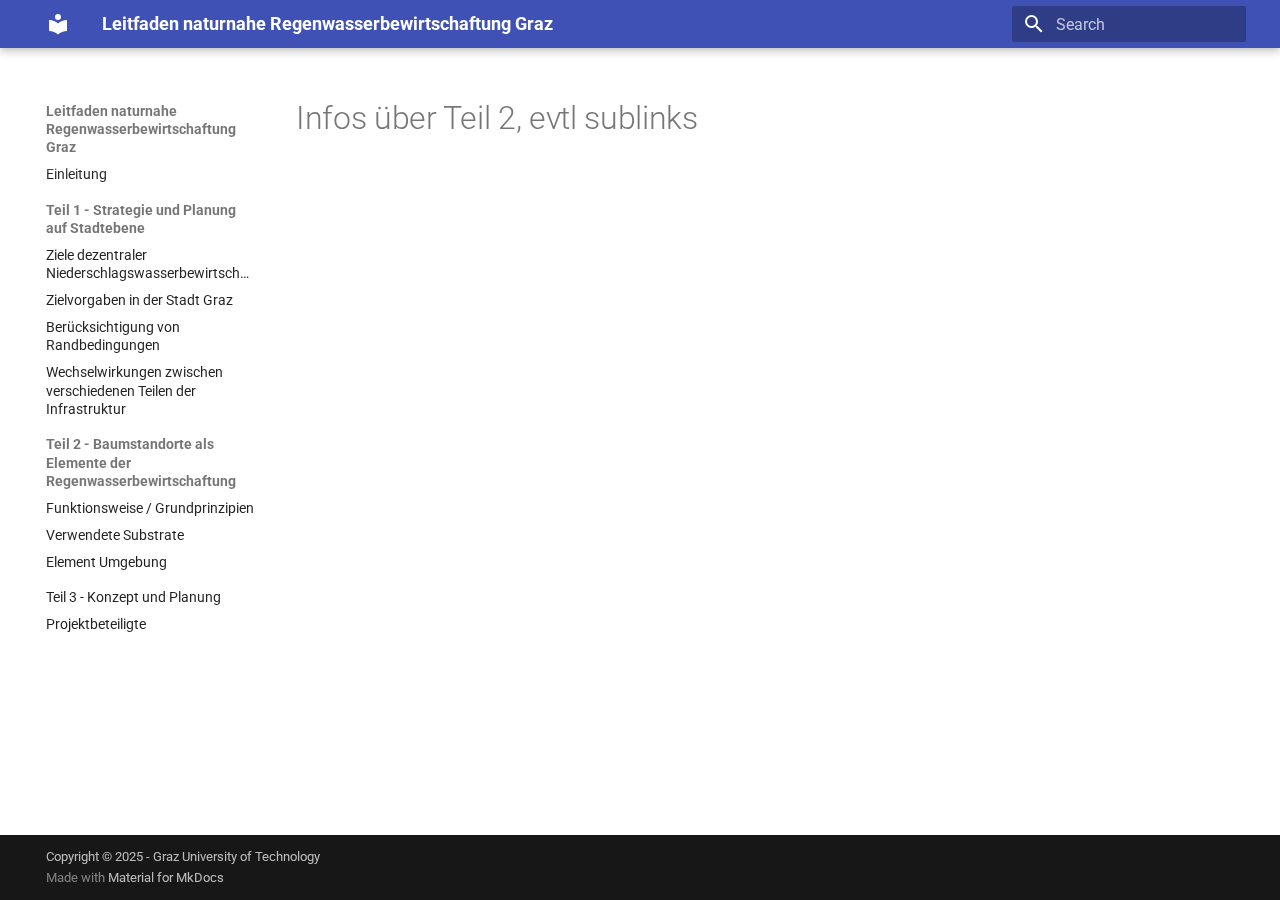
<file: teil2/index.html>
<!doctype html>
<html lang="en" class="no-js">
  <head>
    
      <meta charset="utf-8">
      <meta name="viewport" content="width=device-width,initial-scale=1">
      
      
      
      
      
      
      <link rel="icon" href="../assets/images/favicon.png">
      <meta name="generator" content="mkdocs-1.6.1, mkdocs-material-9.6.21">
    
    
      
        <title>Infos über Teil 2, evtl sublinks - Leitfaden naturnahe Regenwasserbewirtschaftung Graz</title>
      
    
    
      <link rel="stylesheet" href="../assets/stylesheets/main.2a3383ac.min.css">
      
      


    
    
      
    
    
      
        
        
        <link rel="preconnect" href="https://fonts.gstatic.com" crossorigin>
        <link rel="stylesheet" href="https://fonts.googleapis.com/css?family=Roboto:300,300i,400,400i,700,700i%7CRoboto+Mono:400,400i,700,700i&display=fallback">
        <style>:root{--md-text-font:"Roboto";--md-code-font:"Roboto Mono"}</style>
      
    
    
    <script>__md_scope=new URL("..",location),__md_hash=e=>[...e].reduce(((e,_)=>(e<<5)-e+_.charCodeAt(0)),0),__md_get=(e,_=localStorage,t=__md_scope)=>JSON.parse(_.getItem(t.pathname+"."+e)),__md_set=(e,_,t=localStorage,a=__md_scope)=>{try{t.setItem(a.pathname+"."+e,JSON.stringify(_))}catch(e){}}</script>
    
      

    
    
    
  </head>
  
  
    <body dir="ltr">
  
    
    <input class="md-toggle" data-md-toggle="drawer" type="checkbox" id="__drawer" autocomplete="off">
    <input class="md-toggle" data-md-toggle="search" type="checkbox" id="__search" autocomplete="off">
    <label class="md-overlay" for="__drawer"></label>
    <div data-md-component="skip">
      
        
        <a href="#infos-uber-teil-2-evtl-sublinks" class="md-skip">
          Skip to content
        </a>
      
    </div>
    <div data-md-component="announce">
      
    </div>
    
    
      

  

<header class="md-header md-header--shadow" data-md-component="header">
  <nav class="md-header__inner md-grid" aria-label="Header">
    <a href=".." title="Leitfaden naturnahe Regenwasserbewirtschaftung Graz" class="md-header__button md-logo" aria-label="Leitfaden naturnahe Regenwasserbewirtschaftung Graz" data-md-component="logo">
      
  
  <svg xmlns="http://www.w3.org/2000/svg" viewBox="0 0 24 24"><path d="M12 8a3 3 0 0 0 3-3 3 3 0 0 0-3-3 3 3 0 0 0-3 3 3 3 0 0 0 3 3m0 3.54C9.64 9.35 6.5 8 3 8v11c3.5 0 6.64 1.35 9 3.54 2.36-2.19 5.5-3.54 9-3.54V8c-3.5 0-6.64 1.35-9 3.54"/></svg>

    </a>
    <label class="md-header__button md-icon" for="__drawer">
      
      <svg xmlns="http://www.w3.org/2000/svg" viewBox="0 0 24 24"><path d="M3 6h18v2H3zm0 5h18v2H3zm0 5h18v2H3z"/></svg>
    </label>
    <div class="md-header__title" data-md-component="header-title">
      <div class="md-header__ellipsis">
        <div class="md-header__topic">
          <span class="md-ellipsis">
            Leitfaden naturnahe Regenwasserbewirtschaftung Graz
          </span>
        </div>
        <div class="md-header__topic" data-md-component="header-topic">
          <span class="md-ellipsis">
            
              Infos über Teil 2, evtl sublinks
            
          </span>
        </div>
      </div>
    </div>
    
    
      <script>var palette=__md_get("__palette");if(palette&&palette.color){if("(prefers-color-scheme)"===palette.color.media){var media=matchMedia("(prefers-color-scheme: light)"),input=document.querySelector(media.matches?"[data-md-color-media='(prefers-color-scheme: light)']":"[data-md-color-media='(prefers-color-scheme: dark)']");palette.color.media=input.getAttribute("data-md-color-media"),palette.color.scheme=input.getAttribute("data-md-color-scheme"),palette.color.primary=input.getAttribute("data-md-color-primary"),palette.color.accent=input.getAttribute("data-md-color-accent")}for(var[key,value]of Object.entries(palette.color))document.body.setAttribute("data-md-color-"+key,value)}</script>
    
    
    
      
      
        <label class="md-header__button md-icon" for="__search">
          
          <svg xmlns="http://www.w3.org/2000/svg" viewBox="0 0 24 24"><path d="M9.5 3A6.5 6.5 0 0 1 16 9.5c0 1.61-.59 3.09-1.56 4.23l.27.27h.79l5 5-1.5 1.5-5-5v-.79l-.27-.27A6.52 6.52 0 0 1 9.5 16 6.5 6.5 0 0 1 3 9.5 6.5 6.5 0 0 1 9.5 3m0 2C7 5 5 7 5 9.5S7 14 9.5 14 14 12 14 9.5 12 5 9.5 5"/></svg>
        </label>
        <div class="md-search" data-md-component="search" role="dialog">
  <label class="md-search__overlay" for="__search"></label>
  <div class="md-search__inner" role="search">
    <form class="md-search__form" name="search">
      <input type="text" class="md-search__input" name="query" aria-label="Search" placeholder="Search" autocapitalize="off" autocorrect="off" autocomplete="off" spellcheck="false" data-md-component="search-query" required>
      <label class="md-search__icon md-icon" for="__search">
        
        <svg xmlns="http://www.w3.org/2000/svg" viewBox="0 0 24 24"><path d="M9.5 3A6.5 6.5 0 0 1 16 9.5c0 1.61-.59 3.09-1.56 4.23l.27.27h.79l5 5-1.5 1.5-5-5v-.79l-.27-.27A6.52 6.52 0 0 1 9.5 16 6.5 6.5 0 0 1 3 9.5 6.5 6.5 0 0 1 9.5 3m0 2C7 5 5 7 5 9.5S7 14 9.5 14 14 12 14 9.5 12 5 9.5 5"/></svg>
        
        <svg xmlns="http://www.w3.org/2000/svg" viewBox="0 0 24 24"><path d="M20 11v2H8l5.5 5.5-1.42 1.42L4.16 12l7.92-7.92L13.5 5.5 8 11z"/></svg>
      </label>
      <nav class="md-search__options" aria-label="Search">
        
        <button type="reset" class="md-search__icon md-icon" title="Clear" aria-label="Clear" tabindex="-1">
          
          <svg xmlns="http://www.w3.org/2000/svg" viewBox="0 0 24 24"><path d="M19 6.41 17.59 5 12 10.59 6.41 5 5 6.41 10.59 12 5 17.59 6.41 19 12 13.41 17.59 19 19 17.59 13.41 12z"/></svg>
        </button>
      </nav>
      
    </form>
    <div class="md-search__output">
      <div class="md-search__scrollwrap" tabindex="0" data-md-scrollfix>
        <div class="md-search-result" data-md-component="search-result">
          <div class="md-search-result__meta">
            Initializing search
          </div>
          <ol class="md-search-result__list" role="presentation"></ol>
        </div>
      </div>
    </div>
  </div>
</div>
      
    
    
  </nav>
  
</header>
    
    <div class="md-container" data-md-component="container">
      
      
        
          
        
      
      <main class="md-main" data-md-component="main">
        <div class="md-main__inner md-grid">
          
            
              
              <div class="md-sidebar md-sidebar--primary" data-md-component="sidebar" data-md-type="navigation" >
                <div class="md-sidebar__scrollwrap">
                  <div class="md-sidebar__inner">
                    



<nav class="md-nav md-nav--primary" aria-label="Navigation" data-md-level="0">
  <label class="md-nav__title" for="__drawer">
    <a href=".." title="Leitfaden naturnahe Regenwasserbewirtschaftung Graz" class="md-nav__button md-logo" aria-label="Leitfaden naturnahe Regenwasserbewirtschaftung Graz" data-md-component="logo">
      
  
  <svg xmlns="http://www.w3.org/2000/svg" viewBox="0 0 24 24"><path d="M12 8a3 3 0 0 0 3-3 3 3 0 0 0-3-3 3 3 0 0 0-3 3 3 3 0 0 0 3 3m0 3.54C9.64 9.35 6.5 8 3 8v11c3.5 0 6.64 1.35 9 3.54 2.36-2.19 5.5-3.54 9-3.54V8c-3.5 0-6.64 1.35-9 3.54"/></svg>

    </a>
    Leitfaden naturnahe Regenwasserbewirtschaftung Graz
  </label>
  
  <ul class="md-nav__list" data-md-scrollfix>
    
      
      
  
  
  
  
    <li class="md-nav__item">
      <a href=".." class="md-nav__link">
        
  
  
  <span class="md-ellipsis">
    Einleitung
    
  </span>
  

      </a>
    </li>
  

    
      
      
  
  
  
  
    
    
    
    
      
        
        
      
    
    
    <li class="md-nav__item md-nav__item--section md-nav__item--nested">
      
        
        
          
        
        <input class="md-nav__toggle md-toggle md-toggle--indeterminate" type="checkbox" id="__nav_2" >
        
          
          <label class="md-nav__link" for="__nav_2" id="__nav_2_label" tabindex="">
            
  
  
  <span class="md-ellipsis">
    Teil 1 - Strategie und Planung auf Stadtebene
    
  </span>
  

            <span class="md-nav__icon md-icon"></span>
          </label>
        
        <nav class="md-nav" data-md-level="1" aria-labelledby="__nav_2_label" aria-expanded="false">
          <label class="md-nav__title" for="__nav_2">
            <span class="md-nav__icon md-icon"></span>
            Teil 1 - Strategie und Planung auf Stadtebene
          </label>
          <ul class="md-nav__list" data-md-scrollfix>
            
              
                
  
  
  
  
    <li class="md-nav__item">
      <a href="../teil11/" class="md-nav__link">
        
  
  
  <span class="md-ellipsis">
    Ziele dezentraler Niederschlagswasserbewirtschaftung
    
  </span>
  

      </a>
    </li>
  

              
            
              
                
  
  
  
  
    <li class="md-nav__item">
      <a href="../teil12/" class="md-nav__link">
        
  
  
  <span class="md-ellipsis">
    Zielvorgaben in der Stadt Graz
    
  </span>
  

      </a>
    </li>
  

              
            
              
                
  
  
  
  
    <li class="md-nav__item">
      <a href="../teil13/" class="md-nav__link">
        
  
  
  <span class="md-ellipsis">
    Berücksichtigung von Randbedingungen
    
  </span>
  

      </a>
    </li>
  

              
            
              
                
  
  
  
  
    <li class="md-nav__item">
      <a href="../teil14/" class="md-nav__link">
        
  
  
  <span class="md-ellipsis">
    Wechselwirkungen zwischen verschiedenen Teilen der Infrastruktur
    
  </span>
  

      </a>
    </li>
  

              
            
          </ul>
        </nav>
      
    </li>
  

    
      
      
  
  
  
  
    
    
    
    
      
        
        
      
    
    
    <li class="md-nav__item md-nav__item--section md-nav__item--nested">
      
        
        
          
        
        <input class="md-nav__toggle md-toggle md-toggle--indeterminate" type="checkbox" id="__nav_3" >
        
          
          <label class="md-nav__link" for="__nav_3" id="__nav_3_label" tabindex="">
            
  
  
  <span class="md-ellipsis">
    Teil 2 - Baumstandorte als Elemente der Regenwasserbewirtschaftung
    
  </span>
  

            <span class="md-nav__icon md-icon"></span>
          </label>
        
        <nav class="md-nav" data-md-level="1" aria-labelledby="__nav_3_label" aria-expanded="false">
          <label class="md-nav__title" for="__nav_3">
            <span class="md-nav__icon md-icon"></span>
            Teil 2 - Baumstandorte als Elemente der Regenwasserbewirtschaftung
          </label>
          <ul class="md-nav__list" data-md-scrollfix>
            
              
                
  
  
  
  
    <li class="md-nav__item">
      <a href="../teil21/" class="md-nav__link">
        
  
  
  <span class="md-ellipsis">
    Funktionsweise / Grundprinzipien
    
  </span>
  

      </a>
    </li>
  

              
            
              
                
  
  
  
  
    <li class="md-nav__item">
      <a href="../teil22/" class="md-nav__link">
        
  
  
  <span class="md-ellipsis">
    Verwendete Substrate
    
  </span>
  

      </a>
    </li>
  

              
            
              
                
  
  
  
  
    <li class="md-nav__item">
      <a href="../teil23/" class="md-nav__link">
        
  
  
  <span class="md-ellipsis">
    Element Umgebung
    
  </span>
  

      </a>
    </li>
  

              
            
          </ul>
        </nav>
      
    </li>
  

    
      
      
  
  
  
  
    <li class="md-nav__item">
      <a href="../teil3/" class="md-nav__link">
        
  
  
  <span class="md-ellipsis">
    Teil 3 - Konzept und Planung
    
  </span>
  

      </a>
    </li>
  

    
      
      
  
  
  
  
    <li class="md-nav__item">
      <a href="../projektbeteiligte/" class="md-nav__link">
        
  
  
  <span class="md-ellipsis">
    Projektbeteiligte
    
  </span>
  

      </a>
    </li>
  

    
  </ul>
</nav>
                  </div>
                </div>
              </div>
            
            
              
              <div class="md-sidebar md-sidebar--secondary" data-md-component="sidebar" data-md-type="toc" >
                <div class="md-sidebar__scrollwrap">
                  <div class="md-sidebar__inner">
                    

<nav class="md-nav md-nav--secondary" aria-label="Table of contents">
  
  
  
    
  
  
</nav>
                  </div>
                </div>
              </div>
            
          
          
            <div class="md-content" data-md-component="content">
              <article class="md-content__inner md-typeset">
                
                  



<h1 id="infos-uber-teil-2-evtl-sublinks">Infos über Teil 2, evtl sublinks</h1>












                
              </article>
            </div>
          
          
<script>var target=document.getElementById(location.hash.slice(1));target&&target.name&&(target.checked=target.name.startsWith("__tabbed_"))</script>
        </div>
        
      </main>
      
        <footer class="md-footer">
  
  <div class="md-footer-meta md-typeset">
    <div class="md-footer-meta__inner md-grid">
      <div class="md-copyright">
  
    <div class="md-copyright__highlight">
      Copyright &copy; 2025 - Graz University of Technology
    </div>
  
  
    Made with
    <a href="https://squidfunk.github.io/mkdocs-material/" target="_blank" rel="noopener">
      Material for MkDocs
    </a>
  
</div>
      
    </div>
  </div>
</footer>
      
    </div>
    <div class="md-dialog" data-md-component="dialog">
      <div class="md-dialog__inner md-typeset"></div>
    </div>
    
    
    
      
      <script id="__config" type="application/json">{"base": "..", "features": ["navigation.expand", "navigation.sections"], "search": "../assets/javascripts/workers/search.973d3a69.min.js", "tags": null, "translations": {"clipboard.copied": "Copied to clipboard", "clipboard.copy": "Copy to clipboard", "search.result.more.one": "1 more on this page", "search.result.more.other": "# more on this page", "search.result.none": "No matching documents", "search.result.one": "1 matching document", "search.result.other": "# matching documents", "search.result.placeholder": "Type to start searching", "search.result.term.missing": "Missing", "select.version": "Select version"}, "version": null}</script>
    
    
      <script src="../assets/javascripts/bundle.f55a23d4.min.js"></script>
      
    
  </body>
</html>
</file>
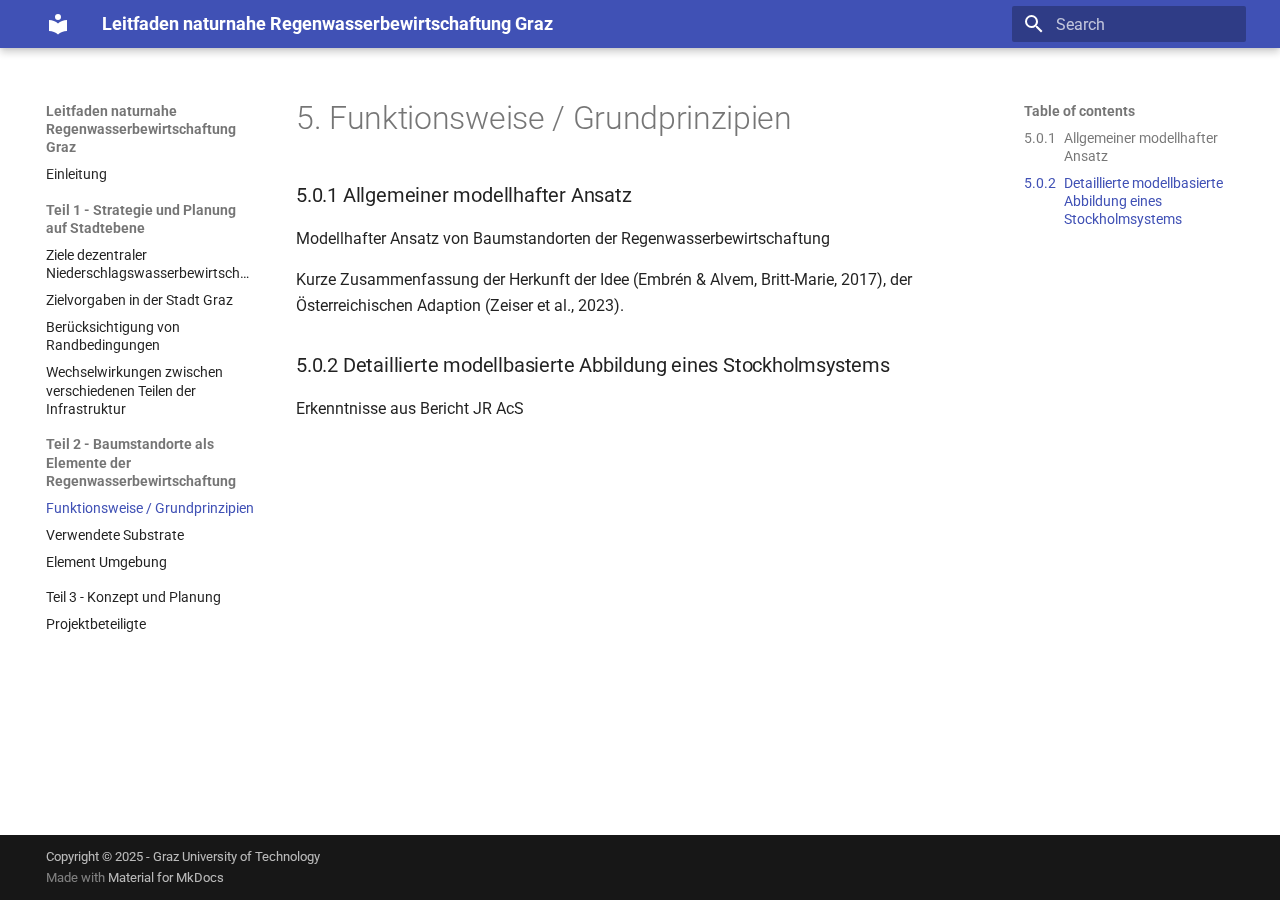
<file: teil21/index.html>
<!DOCTYPE html>

<html class="no-js" lang="en">
<head>
<meta charset="utf-8"/>
<meta content="width=device-width,initial-scale=1" name="viewport"/>
<link href="../teil14/" rel="prev"/>
<link href="../teil22/" rel="next"/>
<link href="../assets/images/favicon.png" rel="icon"/>
<meta content="mkdocs-1.6.1, mkdocs-material-9.6.21" name="generator"/>
<title>Funktionsweise / Grundprinzipien - Leitfaden naturnahe Regenwasserbewirtschaftung Graz</title>
<link href="../assets/stylesheets/main.2a3383ac.min.css" rel="stylesheet"/>
<link crossorigin="" href="https://fonts.gstatic.com" rel="preconnect"/>
<link href="https://fonts.googleapis.com/css?family=Roboto:300,300i,400,400i,700,700i%7CRoboto+Mono:400,400i,700,700i&amp;display=fallback" rel="stylesheet"/>
<style>:root{--md-text-font:"Roboto";--md-code-font:"Roboto Mono"}</style>
<script>__md_scope=new URL("..",location),__md_hash=e=>[...e].reduce(((e,_)=>(e<<5)-e+_.charCodeAt(0)),0),__md_get=(e,_=localStorage,t=__md_scope)=>JSON.parse(_.getItem(t.pathname+"."+e)),__md_set=(e,_,t=localStorage,a=__md_scope)=>{try{t.setItem(a.pathname+"."+e,JSON.stringify(_))}catch(e){}}</script>
</head>
<body dir="ltr">
<input autocomplete="off" class="md-toggle" data-md-toggle="drawer" id="__drawer" type="checkbox"/>
<input autocomplete="off" class="md-toggle" data-md-toggle="search" id="__search" type="checkbox"/>
<label class="md-overlay" for="__drawer"></label>
<div data-md-component="skip">
<a class="md-skip" href="#allgemeiner-modellhafter-ansatz">5.0.1 
          Skip to content
        </a>
</div>
<div data-md-component="announce">
</div>
<header class="md-header md-header--shadow" data-md-component="header">
<nav aria-label="Header" class="md-header__inner md-grid">
<a aria-label="Leitfaden naturnahe Regenwasserbewirtschaftung Graz" class="md-header__button md-logo" data-md-component="logo" href=".." title="Leitfaden naturnahe Regenwasserbewirtschaftung Graz">
<svg viewbox="0 0 24 24" xmlns="http://www.w3.org/2000/svg"><path d="M12 8a3 3 0 0 0 3-3 3 3 0 0 0-3-3 3 3 0 0 0-3 3 3 3 0 0 0 3 3m0 3.54C9.64 9.35 6.5 8 3 8v11c3.5 0 6.64 1.35 9 3.54 2.36-2.19 5.5-3.54 9-3.54V8c-3.5 0-6.64 1.35-9 3.54"></path></svg>
</a>
<label class="md-header__button md-icon" for="__drawer">
<svg viewbox="0 0 24 24" xmlns="http://www.w3.org/2000/svg"><path d="M3 6h18v2H3zm0 5h18v2H3zm0 5h18v2H3z"></path></svg>
</label>
<div class="md-header__title" data-md-component="header-title">
<div class="md-header__ellipsis">
<div class="md-header__topic">
<span class="md-ellipsis">
            Leitfaden naturnahe Regenwasserbewirtschaftung Graz
          </span>
</div>
<div class="md-header__topic" data-md-component="header-topic">
<span class="md-ellipsis">
            
              Funktionsweise / Grundprinzipien
            
          </span>
</div>
</div>
</div>
<script>var palette=__md_get("__palette");if(palette&&palette.color){if("(prefers-color-scheme)"===palette.color.media){var media=matchMedia("(prefers-color-scheme: light)"),input=document.querySelector(media.matches?"[data-md-color-media='(prefers-color-scheme: light)']":"[data-md-color-media='(prefers-color-scheme: dark)']");palette.color.media=input.getAttribute("data-md-color-media"),palette.color.scheme=input.getAttribute("data-md-color-scheme"),palette.color.primary=input.getAttribute("data-md-color-primary"),palette.color.accent=input.getAttribute("data-md-color-accent")}for(var[key,value]of Object.entries(palette.color))document.body.setAttribute("data-md-color-"+key,value)}</script>
<label class="md-header__button md-icon" for="__search">
<svg viewbox="0 0 24 24" xmlns="http://www.w3.org/2000/svg"><path d="M9.5 3A6.5 6.5 0 0 1 16 9.5c0 1.61-.59 3.09-1.56 4.23l.27.27h.79l5 5-1.5 1.5-5-5v-.79l-.27-.27A6.52 6.52 0 0 1 9.5 16 6.5 6.5 0 0 1 3 9.5 6.5 6.5 0 0 1 9.5 3m0 2C7 5 5 7 5 9.5S7 14 9.5 14 14 12 14 9.5 12 5 9.5 5"></path></svg>
</label>
<div class="md-search" data-md-component="search" role="dialog">
<label class="md-search__overlay" for="__search"></label>
<div class="md-search__inner" role="search">
<form class="md-search__form" name="search">
<input aria-label="Search" autocapitalize="off" autocomplete="off" autocorrect="off" class="md-search__input" data-md-component="search-query" name="query" placeholder="Search" required="" spellcheck="false" type="text"/>
<label class="md-search__icon md-icon" for="__search">
<svg viewbox="0 0 24 24" xmlns="http://www.w3.org/2000/svg"><path d="M9.5 3A6.5 6.5 0 0 1 16 9.5c0 1.61-.59 3.09-1.56 4.23l.27.27h.79l5 5-1.5 1.5-5-5v-.79l-.27-.27A6.52 6.52 0 0 1 9.5 16 6.5 6.5 0 0 1 3 9.5 6.5 6.5 0 0 1 9.5 3m0 2C7 5 5 7 5 9.5S7 14 9.5 14 14 12 14 9.5 12 5 9.5 5"></path></svg>
<svg viewbox="0 0 24 24" xmlns="http://www.w3.org/2000/svg"><path d="M20 11v2H8l5.5 5.5-1.42 1.42L4.16 12l7.92-7.92L13.5 5.5 8 11z"></path></svg>
</label>
<nav aria-label="Search" class="md-search__options">
<button aria-label="Clear" class="md-search__icon md-icon" tabindex="-1" title="Clear" type="reset">
<svg viewbox="0 0 24 24" xmlns="http://www.w3.org/2000/svg"><path d="M19 6.41 17.59 5 12 10.59 6.41 5 5 6.41 10.59 12 5 17.59 6.41 19 12 13.41 17.59 19 19 17.59 13.41 12z"></path></svg>
</button>
</nav>
</form>
<div class="md-search__output">
<div class="md-search__scrollwrap" data-md-scrollfix="" tabindex="0">
<div class="md-search-result" data-md-component="search-result">
<div class="md-search-result__meta">
            Initializing search
          </div>
<ol class="md-search-result__list" role="presentation"></ol>
</div>
</div>
</div>
</div>
</div>
</nav>
</header>
<div class="md-container" data-md-component="container">
<main class="md-main" data-md-component="main">
<div class="md-main__inner md-grid">
<div class="md-sidebar md-sidebar--primary" data-md-component="sidebar" data-md-type="navigation">
<div class="md-sidebar__scrollwrap">
<div class="md-sidebar__inner">
<nav aria-label="Navigation" class="md-nav md-nav--primary" data-md-level="0">
<label class="md-nav__title" for="__drawer">
<a aria-label="Leitfaden naturnahe Regenwasserbewirtschaftung Graz" class="md-nav__button md-logo" data-md-component="logo" href=".." title="Leitfaden naturnahe Regenwasserbewirtschaftung Graz">
<svg viewbox="0 0 24 24" xmlns="http://www.w3.org/2000/svg"><path d="M12 8a3 3 0 0 0 3-3 3 3 0 0 0-3-3 3 3 0 0 0-3 3 3 3 0 0 0 3 3m0 3.54C9.64 9.35 6.5 8 3 8v11c3.5 0 6.64 1.35 9 3.54 2.36-2.19 5.5-3.54 9-3.54V8c-3.5 0-6.64 1.35-9 3.54"></path></svg>
</a>
    Leitfaden naturnahe Regenwasserbewirtschaftung Graz
  </label>
<ul class="md-nav__list" data-md-scrollfix="">
<li class="md-nav__item">
<a class="md-nav__link" href="..">
<span class="md-ellipsis">
    Einleitung
    
  </span>
</a>
</li>
<li class="md-nav__item md-nav__item--section md-nav__item--nested">
<input class="md-nav__toggle md-toggle md-toggle--indeterminate" id="__nav_2" type="checkbox"/>
<label class="md-nav__link" for="__nav_2" id="__nav_2_label" tabindex="">
<span class="md-ellipsis">
    Teil 1 - Strategie und Planung auf Stadtebene
    
  </span>
<span class="md-nav__icon md-icon"></span>
</label>
<nav aria-expanded="false" aria-labelledby="__nav_2_label" class="md-nav" data-md-level="1">
<label class="md-nav__title" for="__nav_2">
<span class="md-nav__icon md-icon"></span>
            Teil 1 - Strategie und Planung auf Stadtebene
          </label>
<ul class="md-nav__list" data-md-scrollfix="">
<li class="md-nav__item">
<a class="md-nav__link" href="../teil11/">
<span class="md-ellipsis">
    Ziele dezentraler Niederschlagswasserbewirtschaftung
    
  </span>
</a>
</li>
<li class="md-nav__item">
<a class="md-nav__link" href="../teil12/">
<span class="md-ellipsis">
    Zielvorgaben in der Stadt Graz
    
  </span>
</a>
</li>
<li class="md-nav__item">
<a class="md-nav__link" href="../teil13/">
<span class="md-ellipsis">
    Berücksichtigung von Randbedingungen
    
  </span>
</a>
</li>
<li class="md-nav__item">
<a class="md-nav__link" href="../teil14/">
<span class="md-ellipsis">
    Wechselwirkungen zwischen verschiedenen Teilen der Infrastruktur
    
  </span>
</a>
</li>
</ul>
</nav>
</li>
<li class="md-nav__item md-nav__item--active md-nav__item--section md-nav__item--nested">
<input checked="" class="md-nav__toggle md-toggle" id="__nav_3" type="checkbox"/>
<label class="md-nav__link" for="__nav_3" id="__nav_3_label" tabindex="">
<span class="md-ellipsis">
    Teil 2 - Baumstandorte als Elemente der Regenwasserbewirtschaftung
    
  </span>
<span class="md-nav__icon md-icon"></span>
</label>
<nav aria-expanded="true" aria-labelledby="__nav_3_label" class="md-nav" data-md-level="1">
<label class="md-nav__title" for="__nav_3">
<span class="md-nav__icon md-icon"></span>
            Teil 2 - Baumstandorte als Elemente der Regenwasserbewirtschaftung
          </label>
<ul class="md-nav__list" data-md-scrollfix="">
<li class="md-nav__item md-nav__item--active">
<input class="md-nav__toggle md-toggle" id="__toc" type="checkbox"/>
<label class="md-nav__link md-nav__link--active" for="__toc">
<span class="md-ellipsis">
    Funktionsweise / Grundprinzipien
    
  </span>
<span class="md-nav__icon md-icon"></span>
</label>
<a class="md-nav__link md-nav__link--active" href="./">
<span class="md-ellipsis">
    Funktionsweise / Grundprinzipien
    
  </span>
</a>
<nav aria-label="Table of contents" class="md-nav md-nav--secondary">
<label class="md-nav__title" for="__toc">
<span class="md-nav__icon md-icon"></span>
      Table of contents
    </label>
<ul class="md-nav__list" data-md-component="toc" data-md-scrollfix="">
<li class="md-nav__item">
<a class="md-nav__link" href="#allgemeiner-modellhafter-ansatz">5.0.1 
<span class="md-ellipsis">
      Allgemeiner modellhafter Ansatz
    </span>
</a>
</li>
<li class="md-nav__item">
<a class="md-nav__link" href="#detaillierte-modellbasierte-abbildung-eines-stockholmsystems">5.0.2 
<span class="md-ellipsis">
      Detaillierte modellbasierte Abbildung eines Stockholmsystems
    </span>
</a>
</li>
</ul>
</nav>
</li>
<li class="md-nav__item">
<a class="md-nav__link" href="../teil22/">
<span class="md-ellipsis">
    Verwendete Substrate
    
  </span>
</a>
</li>
<li class="md-nav__item">
<a class="md-nav__link" href="../teil23/">
<span class="md-ellipsis">
    Element Umgebung
    
  </span>
</a>
</li>
</ul>
</nav>
</li>
<li class="md-nav__item">
<a class="md-nav__link" href="../teil3/">
<span class="md-ellipsis">
    Teil 3 - Konzept und Planung
    
  </span>
</a>
</li>
<li class="md-nav__item">
<a class="md-nav__link" href="../projektbeteiligte/">
<span class="md-ellipsis">
    Projektbeteiligte
    
  </span>
</a>
</li>
</ul>
</nav>
</div>
</div>
</div>
<div class="md-sidebar md-sidebar--secondary" data-md-component="sidebar" data-md-type="toc">
<div class="md-sidebar__scrollwrap">
<div class="md-sidebar__inner">
<nav aria-label="Table of contents" class="md-nav md-nav--secondary">
<label class="md-nav__title" for="__toc">
<span class="md-nav__icon md-icon"></span>
      Table of contents
    </label>
<ul class="md-nav__list" data-md-component="toc" data-md-scrollfix="">
<li class="md-nav__item">
<a class="md-nav__link" href="#allgemeiner-modellhafter-ansatz">5.0.1 
<span class="md-ellipsis">
      Allgemeiner modellhafter Ansatz
    </span>
</a>
</li>
<li class="md-nav__item">
<a class="md-nav__link" href="#detaillierte-modellbasierte-abbildung-eines-stockholmsystems">5.0.2 
<span class="md-ellipsis">
      Detaillierte modellbasierte Abbildung eines Stockholmsystems
    </span>
</a>
</li>
</ul>
</nav>
</div>
</div>
</div>
<div class="md-content" data-md-component="content">
<article class="md-content__inner md-typeset">
<h1><span class="enumerate-headings-plugin enumerate-heading-plugin">5.</span> Funktionsweise / Grundprinzipien</h1>
<h3 id="allgemeiner-modellhafter-ansatz"><span class="enumerate-headings-plugin enumerate-heading-plugin">5.0.1</span> Allgemeiner modellhafter Ansatz</h3>
<p>Modellhafter Ansatz von Baumstandorten der Regenwasserbewirtschaftung</p>
<p>Kurze Zusammenfassung der Herkunft der Idee (Embrén &amp; Alvem,
Britt-Marie, 2017), der Österreichischen Adaption (Zeiser et al., 2023).</p>
<h3 id="detaillierte-modellbasierte-abbildung-eines-stockholmsystems"><span class="enumerate-headings-plugin enumerate-heading-plugin">5.0.2</span> Detaillierte modellbasierte Abbildung eines Stockholmsystems</h3>
<p>Erkenntnisse aus Bericht JR AcS</p>
</article>
</div>
<script>var target=document.getElementById(location.hash.slice(1));target&&target.name&&(target.checked=target.name.startsWith("__tabbed_"))</script>
</div>
</main>
<footer class="md-footer">
<div class="md-footer-meta md-typeset">
<div class="md-footer-meta__inner md-grid">
<div class="md-copyright">
<div class="md-copyright__highlight">
      Copyright © 2025 - Graz University of Technology
    </div>
  
  
    Made with
    <a href="https://squidfunk.github.io/mkdocs-material/" rel="noopener" target="_blank">
      Material for MkDocs
    </a>
</div>
</div>
</div>
</footer>
</div>
<div class="md-dialog" data-md-component="dialog">
<div class="md-dialog__inner md-typeset"></div>
</div>
<script id="__config" type="application/json">{"base": "..", "features": ["navigation.expand", "navigation.sections"], "search": "../assets/javascripts/workers/search.973d3a69.min.js", "tags": null, "translations": {"clipboard.copied": "Copied to clipboard", "clipboard.copy": "Copy to clipboard", "search.result.more.one": "1 more on this page", "search.result.more.other": "# more on this page", "search.result.none": "No matching documents", "search.result.one": "1 matching document", "search.result.other": "# matching documents", "search.result.placeholder": "Type to start searching", "search.result.term.missing": "Missing", "select.version": "Select version"}, "version": null}</script>
<script src="../assets/javascripts/bundle.f55a23d4.min.js"></script>
</body>
</html>
</file>
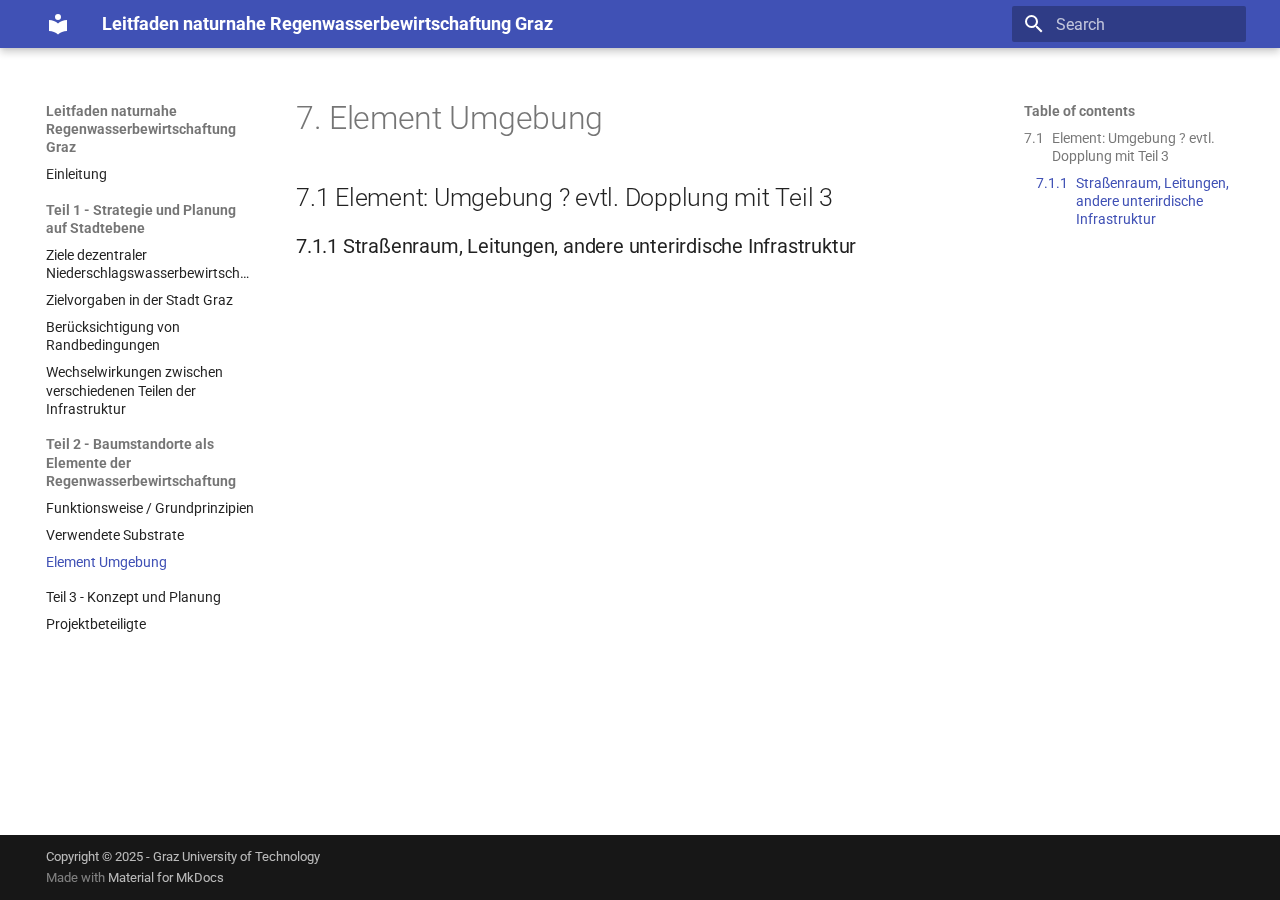
<file: teil23/index.html>
<!DOCTYPE html>

<html class="no-js" lang="en">
<head>
<meta charset="utf-8"/>
<meta content="width=device-width,initial-scale=1" name="viewport"/>
<link href="../teil22/" rel="prev"/>
<link href="../teil3/" rel="next"/>
<link href="../assets/images/favicon.png" rel="icon"/>
<meta content="mkdocs-1.6.1, mkdocs-material-9.6.21" name="generator"/>
<title>Element Umgebung - Leitfaden naturnahe Regenwasserbewirtschaftung Graz</title>
<link href="../assets/stylesheets/main.2a3383ac.min.css" rel="stylesheet"/>
<link crossorigin="" href="https://fonts.gstatic.com" rel="preconnect"/>
<link href="https://fonts.googleapis.com/css?family=Roboto:300,300i,400,400i,700,700i%7CRoboto+Mono:400,400i,700,700i&amp;display=fallback" rel="stylesheet"/>
<style>:root{--md-text-font:"Roboto";--md-code-font:"Roboto Mono"}</style>
<script>__md_scope=new URL("..",location),__md_hash=e=>[...e].reduce(((e,_)=>(e<<5)-e+_.charCodeAt(0)),0),__md_get=(e,_=localStorage,t=__md_scope)=>JSON.parse(_.getItem(t.pathname+"."+e)),__md_set=(e,_,t=localStorage,a=__md_scope)=>{try{t.setItem(a.pathname+"."+e,JSON.stringify(_))}catch(e){}}</script>
</head>
<body dir="ltr">
<input autocomplete="off" class="md-toggle" data-md-toggle="drawer" id="__drawer" type="checkbox"/>
<input autocomplete="off" class="md-toggle" data-md-toggle="search" id="__search" type="checkbox"/>
<label class="md-overlay" for="__drawer"></label>
<div data-md-component="skip">
<a class="md-skip" href="#element-umgebung-evtl-dopplung-mit-teil-3">7.1 
          Skip to content
        </a>
</div>
<div data-md-component="announce">
</div>
<header class="md-header md-header--shadow" data-md-component="header">
<nav aria-label="Header" class="md-header__inner md-grid">
<a aria-label="Leitfaden naturnahe Regenwasserbewirtschaftung Graz" class="md-header__button md-logo" data-md-component="logo" href=".." title="Leitfaden naturnahe Regenwasserbewirtschaftung Graz">
<svg viewbox="0 0 24 24" xmlns="http://www.w3.org/2000/svg"><path d="M12 8a3 3 0 0 0 3-3 3 3 0 0 0-3-3 3 3 0 0 0-3 3 3 3 0 0 0 3 3m0 3.54C9.64 9.35 6.5 8 3 8v11c3.5 0 6.64 1.35 9 3.54 2.36-2.19 5.5-3.54 9-3.54V8c-3.5 0-6.64 1.35-9 3.54"></path></svg>
</a>
<label class="md-header__button md-icon" for="__drawer">
<svg viewbox="0 0 24 24" xmlns="http://www.w3.org/2000/svg"><path d="M3 6h18v2H3zm0 5h18v2H3zm0 5h18v2H3z"></path></svg>
</label>
<div class="md-header__title" data-md-component="header-title">
<div class="md-header__ellipsis">
<div class="md-header__topic">
<span class="md-ellipsis">
            Leitfaden naturnahe Regenwasserbewirtschaftung Graz
          </span>
</div>
<div class="md-header__topic" data-md-component="header-topic">
<span class="md-ellipsis">
            
              Element Umgebung
            
          </span>
</div>
</div>
</div>
<script>var palette=__md_get("__palette");if(palette&&palette.color){if("(prefers-color-scheme)"===palette.color.media){var media=matchMedia("(prefers-color-scheme: light)"),input=document.querySelector(media.matches?"[data-md-color-media='(prefers-color-scheme: light)']":"[data-md-color-media='(prefers-color-scheme: dark)']");palette.color.media=input.getAttribute("data-md-color-media"),palette.color.scheme=input.getAttribute("data-md-color-scheme"),palette.color.primary=input.getAttribute("data-md-color-primary"),palette.color.accent=input.getAttribute("data-md-color-accent")}for(var[key,value]of Object.entries(palette.color))document.body.setAttribute("data-md-color-"+key,value)}</script>
<label class="md-header__button md-icon" for="__search">
<svg viewbox="0 0 24 24" xmlns="http://www.w3.org/2000/svg"><path d="M9.5 3A6.5 6.5 0 0 1 16 9.5c0 1.61-.59 3.09-1.56 4.23l.27.27h.79l5 5-1.5 1.5-5-5v-.79l-.27-.27A6.52 6.52 0 0 1 9.5 16 6.5 6.5 0 0 1 3 9.5 6.5 6.5 0 0 1 9.5 3m0 2C7 5 5 7 5 9.5S7 14 9.5 14 14 12 14 9.5 12 5 9.5 5"></path></svg>
</label>
<div class="md-search" data-md-component="search" role="dialog">
<label class="md-search__overlay" for="__search"></label>
<div class="md-search__inner" role="search">
<form class="md-search__form" name="search">
<input aria-label="Search" autocapitalize="off" autocomplete="off" autocorrect="off" class="md-search__input" data-md-component="search-query" name="query" placeholder="Search" required="" spellcheck="false" type="text"/>
<label class="md-search__icon md-icon" for="__search">
<svg viewbox="0 0 24 24" xmlns="http://www.w3.org/2000/svg"><path d="M9.5 3A6.5 6.5 0 0 1 16 9.5c0 1.61-.59 3.09-1.56 4.23l.27.27h.79l5 5-1.5 1.5-5-5v-.79l-.27-.27A6.52 6.52 0 0 1 9.5 16 6.5 6.5 0 0 1 3 9.5 6.5 6.5 0 0 1 9.5 3m0 2C7 5 5 7 5 9.5S7 14 9.5 14 14 12 14 9.5 12 5 9.5 5"></path></svg>
<svg viewbox="0 0 24 24" xmlns="http://www.w3.org/2000/svg"><path d="M20 11v2H8l5.5 5.5-1.42 1.42L4.16 12l7.92-7.92L13.5 5.5 8 11z"></path></svg>
</label>
<nav aria-label="Search" class="md-search__options">
<button aria-label="Clear" class="md-search__icon md-icon" tabindex="-1" title="Clear" type="reset">
<svg viewbox="0 0 24 24" xmlns="http://www.w3.org/2000/svg"><path d="M19 6.41 17.59 5 12 10.59 6.41 5 5 6.41 10.59 12 5 17.59 6.41 19 12 13.41 17.59 19 19 17.59 13.41 12z"></path></svg>
</button>
</nav>
</form>
<div class="md-search__output">
<div class="md-search__scrollwrap" data-md-scrollfix="" tabindex="0">
<div class="md-search-result" data-md-component="search-result">
<div class="md-search-result__meta">
            Initializing search
          </div>
<ol class="md-search-result__list" role="presentation"></ol>
</div>
</div>
</div>
</div>
</div>
</nav>
</header>
<div class="md-container" data-md-component="container">
<main class="md-main" data-md-component="main">
<div class="md-main__inner md-grid">
<div class="md-sidebar md-sidebar--primary" data-md-component="sidebar" data-md-type="navigation">
<div class="md-sidebar__scrollwrap">
<div class="md-sidebar__inner">
<nav aria-label="Navigation" class="md-nav md-nav--primary" data-md-level="0">
<label class="md-nav__title" for="__drawer">
<a aria-label="Leitfaden naturnahe Regenwasserbewirtschaftung Graz" class="md-nav__button md-logo" data-md-component="logo" href=".." title="Leitfaden naturnahe Regenwasserbewirtschaftung Graz">
<svg viewbox="0 0 24 24" xmlns="http://www.w3.org/2000/svg"><path d="M12 8a3 3 0 0 0 3-3 3 3 0 0 0-3-3 3 3 0 0 0-3 3 3 3 0 0 0 3 3m0 3.54C9.64 9.35 6.5 8 3 8v11c3.5 0 6.64 1.35 9 3.54 2.36-2.19 5.5-3.54 9-3.54V8c-3.5 0-6.64 1.35-9 3.54"></path></svg>
</a>
    Leitfaden naturnahe Regenwasserbewirtschaftung Graz
  </label>
<ul class="md-nav__list" data-md-scrollfix="">
<li class="md-nav__item">
<a class="md-nav__link" href="..">
<span class="md-ellipsis">
    Einleitung
    
  </span>
</a>
</li>
<li class="md-nav__item md-nav__item--section md-nav__item--nested">
<input class="md-nav__toggle md-toggle md-toggle--indeterminate" id="__nav_2" type="checkbox"/>
<label class="md-nav__link" for="__nav_2" id="__nav_2_label" tabindex="">
<span class="md-ellipsis">
    Teil 1 - Strategie und Planung auf Stadtebene
    
  </span>
<span class="md-nav__icon md-icon"></span>
</label>
<nav aria-expanded="false" aria-labelledby="__nav_2_label" class="md-nav" data-md-level="1">
<label class="md-nav__title" for="__nav_2">
<span class="md-nav__icon md-icon"></span>
            Teil 1 - Strategie und Planung auf Stadtebene
          </label>
<ul class="md-nav__list" data-md-scrollfix="">
<li class="md-nav__item">
<a class="md-nav__link" href="../teil11/">
<span class="md-ellipsis">
    Ziele dezentraler Niederschlagswasserbewirtschaftung
    
  </span>
</a>
</li>
<li class="md-nav__item">
<a class="md-nav__link" href="../teil12/">
<span class="md-ellipsis">
    Zielvorgaben in der Stadt Graz
    
  </span>
</a>
</li>
<li class="md-nav__item">
<a class="md-nav__link" href="../teil13/">
<span class="md-ellipsis">
    Berücksichtigung von Randbedingungen
    
  </span>
</a>
</li>
<li class="md-nav__item">
<a class="md-nav__link" href="../teil14/">
<span class="md-ellipsis">
    Wechselwirkungen zwischen verschiedenen Teilen der Infrastruktur
    
  </span>
</a>
</li>
</ul>
</nav>
</li>
<li class="md-nav__item md-nav__item--active md-nav__item--section md-nav__item--nested">
<input checked="" class="md-nav__toggle md-toggle" id="__nav_3" type="checkbox"/>
<label class="md-nav__link" for="__nav_3" id="__nav_3_label" tabindex="">
<span class="md-ellipsis">
    Teil 2 - Baumstandorte als Elemente der Regenwasserbewirtschaftung
    
  </span>
<span class="md-nav__icon md-icon"></span>
</label>
<nav aria-expanded="true" aria-labelledby="__nav_3_label" class="md-nav" data-md-level="1">
<label class="md-nav__title" for="__nav_3">
<span class="md-nav__icon md-icon"></span>
            Teil 2 - Baumstandorte als Elemente der Regenwasserbewirtschaftung
          </label>
<ul class="md-nav__list" data-md-scrollfix="">
<li class="md-nav__item">
<a class="md-nav__link" href="../teil21/">
<span class="md-ellipsis">
    Funktionsweise / Grundprinzipien
    
  </span>
</a>
</li>
<li class="md-nav__item">
<a class="md-nav__link" href="../teil22/">
<span class="md-ellipsis">
    Verwendete Substrate
    
  </span>
</a>
</li>
<li class="md-nav__item md-nav__item--active">
<input class="md-nav__toggle md-toggle" id="__toc" type="checkbox"/>
<label class="md-nav__link md-nav__link--active" for="__toc">
<span class="md-ellipsis">
    Element Umgebung
    
  </span>
<span class="md-nav__icon md-icon"></span>
</label>
<a class="md-nav__link md-nav__link--active" href="./">
<span class="md-ellipsis">
    Element Umgebung
    
  </span>
</a>
<nav aria-label="Table of contents" class="md-nav md-nav--secondary">
<label class="md-nav__title" for="__toc">
<span class="md-nav__icon md-icon"></span>
      Table of contents
    </label>
<ul class="md-nav__list" data-md-component="toc" data-md-scrollfix="">
<li class="md-nav__item">
<a class="md-nav__link" href="#element-umgebung-evtl-dopplung-mit-teil-3">7.1 
<span class="md-ellipsis">
      Element: Umgebung ? evtl. Dopplung mit Teil 3
    </span>
</a>
<nav aria-label="Element: Umgebung ? evtl. Dopplung mit Teil 3" class="md-nav">
<ul class="md-nav__list">
<li class="md-nav__item">
<a class="md-nav__link" href="#straenraum-leitungen-andere-unterirdische-infrastruktur">7.1.1 
<span class="md-ellipsis">
      Straßenraum, Leitungen, andere unterirdische Infrastruktur
    </span>
</a>
</li>
</ul>
</nav>
</li>
</ul>
</nav>
</li>
</ul>
</nav>
</li>
<li class="md-nav__item">
<a class="md-nav__link" href="../teil3/">
<span class="md-ellipsis">
    Teil 3 - Konzept und Planung
    
  </span>
</a>
</li>
<li class="md-nav__item">
<a class="md-nav__link" href="../projektbeteiligte/">
<span class="md-ellipsis">
    Projektbeteiligte
    
  </span>
</a>
</li>
</ul>
</nav>
</div>
</div>
</div>
<div class="md-sidebar md-sidebar--secondary" data-md-component="sidebar" data-md-type="toc">
<div class="md-sidebar__scrollwrap">
<div class="md-sidebar__inner">
<nav aria-label="Table of contents" class="md-nav md-nav--secondary">
<label class="md-nav__title" for="__toc">
<span class="md-nav__icon md-icon"></span>
      Table of contents
    </label>
<ul class="md-nav__list" data-md-component="toc" data-md-scrollfix="">
<li class="md-nav__item">
<a class="md-nav__link" href="#element-umgebung-evtl-dopplung-mit-teil-3">7.1 
<span class="md-ellipsis">
      Element: Umgebung ? evtl. Dopplung mit Teil 3
    </span>
</a>
<nav aria-label="Element: Umgebung ? evtl. Dopplung mit Teil 3" class="md-nav">
<ul class="md-nav__list">
<li class="md-nav__item">
<a class="md-nav__link" href="#straenraum-leitungen-andere-unterirdische-infrastruktur">7.1.1 
<span class="md-ellipsis">
      Straßenraum, Leitungen, andere unterirdische Infrastruktur
    </span>
</a>
</li>
</ul>
</nav>
</li>
</ul>
</nav>
</div>
</div>
</div>
<div class="md-content" data-md-component="content">
<article class="md-content__inner md-typeset">
<h1><span class="enumerate-headings-plugin enumerate-heading-plugin">7.</span> Element Umgebung</h1>
<h2 id="element-umgebung-evtl-dopplung-mit-teil-3"><span class="enumerate-headings-plugin enumerate-heading-plugin">7.1</span> Element: Umgebung ? evtl. Dopplung mit Teil 3</h2>
<h3 id="straenraum-leitungen-andere-unterirdische-infrastruktur"><span class="enumerate-headings-plugin enumerate-heading-plugin">7.1.1</span> Straßenraum, Leitungen, andere unterirdische Infrastruktur</h3>
</article>
</div>
<script>var target=document.getElementById(location.hash.slice(1));target&&target.name&&(target.checked=target.name.startsWith("__tabbed_"))</script>
</div>
</main>
<footer class="md-footer">
<div class="md-footer-meta md-typeset">
<div class="md-footer-meta__inner md-grid">
<div class="md-copyright">
<div class="md-copyright__highlight">
      Copyright © 2025 - Graz University of Technology
    </div>
  
  
    Made with
    <a href="https://squidfunk.github.io/mkdocs-material/" rel="noopener" target="_blank">
      Material for MkDocs
    </a>
</div>
</div>
</div>
</footer>
</div>
<div class="md-dialog" data-md-component="dialog">
<div class="md-dialog__inner md-typeset"></div>
</div>
<script id="__config" type="application/json">{"base": "..", "features": ["navigation.expand", "navigation.sections"], "search": "../assets/javascripts/workers/search.973d3a69.min.js", "tags": null, "translations": {"clipboard.copied": "Copied to clipboard", "clipboard.copy": "Copy to clipboard", "search.result.more.one": "1 more on this page", "search.result.more.other": "# more on this page", "search.result.none": "No matching documents", "search.result.one": "1 matching document", "search.result.other": "# matching documents", "search.result.placeholder": "Type to start searching", "search.result.term.missing": "Missing", "select.version": "Select version"}, "version": null}</script>
<script src="../assets/javascripts/bundle.f55a23d4.min.js"></script>
</body>
</html>
</file>
<file: assets/stylesheets/main.2a3383ac.min.css>
@charset "UTF-8";html{-webkit-text-size-adjust:none;-moz-text-size-adjust:none;text-size-adjust:none;box-sizing:border-box}*,:after,:before{box-sizing:inherit}@media (prefers-reduced-motion){*,:after,:before{transition:none!important}}body{margin:0}a,button,input,label{-webkit-tap-highlight-color:transparent}a{color:inherit;text-decoration:none}hr{border:0;box-sizing:initial;display:block;height:.05rem;overflow:visible;padding:0}small{font-size:80%}sub,sup{line-height:1em}img{border-style:none}table{border-collapse:initial;border-spacing:0}td,th{font-weight:400;vertical-align:top}button{background:#0000;border:0;font-family:inherit;font-size:inherit;margin:0;padding:0}input{border:0;outline:none}:root{--md-primary-fg-color:#4051b5;--md-primary-fg-color--light:#5d6cc0;--md-primary-fg-color--dark:#303fa1;--md-primary-bg-color:#fff;--md-primary-bg-color--light:#ffffffb3;--md-accent-fg-color:#526cfe;--md-accent-fg-color--transparent:#526cfe1a;--md-accent-bg-color:#fff;--md-accent-bg-color--light:#ffffffb3}[data-md-color-scheme=default]{color-scheme:light}[data-md-color-scheme=default] img[src$="#gh-dark-mode-only"],[data-md-color-scheme=default] img[src$="#only-dark"]{display:none}:root,[data-md-color-scheme=default]{--md-hue:225deg;--md-default-fg-color:#000000de;--md-default-fg-color--light:#0000008a;--md-default-fg-color--lighter:#00000052;--md-default-fg-color--lightest:#00000012;--md-default-bg-color:#fff;--md-default-bg-color--light:#ffffffb3;--md-default-bg-color--lighter:#ffffff4d;--md-default-bg-color--lightest:#ffffff1f;--md-code-fg-color:#36464e;--md-code-bg-color:#f5f5f5;--md-code-hl-color:#4287ff;--md-code-hl-color--light:#4287ff1a;--md-code-hl-number-color:#d52a2a;--md-code-hl-special-color:#db1457;--md-code-hl-function-color:#a846b9;--md-code-hl-constant-color:#6e59d9;--md-code-hl-keyword-color:#3f6ec6;--md-code-hl-string-color:#1c7d4d;--md-code-hl-name-color:var(--md-code-fg-color);--md-code-hl-operator-color:var(--md-default-fg-color--light);--md-code-hl-punctuation-color:var(--md-default-fg-color--light);--md-code-hl-comment-color:var(--md-default-fg-color--light);--md-code-hl-generic-color:var(--md-default-fg-color--light);--md-code-hl-variable-color:var(--md-default-fg-color--light);--md-typeset-color:var(--md-default-fg-color);--md-typeset-a-color:var(--md-primary-fg-color);--md-typeset-del-color:#f5503d26;--md-typeset-ins-color:#0bd57026;--md-typeset-kbd-color:#fafafa;--md-typeset-kbd-accent-color:#fff;--md-typeset-kbd-border-color:#b8b8b8;--md-typeset-mark-color:#ffff0080;--md-typeset-table-color:#0000001f;--md-typeset-table-color--light:rgba(0,0,0,.035);--md-admonition-fg-color:var(--md-default-fg-color);--md-admonition-bg-color:var(--md-default-bg-color);--md-warning-fg-color:#000000de;--md-warning-bg-color:#ff9;--md-footer-fg-color:#fff;--md-footer-fg-color--light:#ffffffb3;--md-footer-fg-color--lighter:#ffffff73;--md-footer-bg-color:#000000de;--md-footer-bg-color--dark:#00000052;--md-shadow-z1:0 0.2rem 0.5rem #0000000d,0 0 0.05rem #0000001a;--md-shadow-z2:0 0.2rem 0.5rem #0000001a,0 0 0.05rem #00000040;--md-shadow-z3:0 0.2rem 0.5rem #0003,0 0 0.05rem #00000059}.md-icon svg{fill:currentcolor;display:block;height:1.2rem;width:1.2rem}body{-webkit-font-smoothing:antialiased;-moz-osx-font-smoothing:grayscale;--md-text-font-family:var(--md-text-font,_),-apple-system,BlinkMacSystemFont,Helvetica,Arial,sans-serif;--md-code-font-family:var(--md-code-font,_),SFMono-Regular,Consolas,Menlo,monospace}aside,body,input{font-feature-settings:"kern","liga";color:var(--md-typeset-color);font-family:var(--md-text-font-family)}code,kbd,pre{font-feature-settings:"kern";font-family:var(--md-code-font-family)}:root{--md-typeset-table-sort-icon:url('data:image/svg+xml;charset=utf-8,<svg xmlns="http://www.w3.org/2000/svg" viewBox="0 0 24 24"><path d="m18 21-4-4h3V7h-3l4-4 4 4h-3v10h3M2 19v-2h10v2M2 13v-2h7v2M2 7V5h4v2z"/></svg>');--md-typeset-table-sort-icon--asc:url('data:image/svg+xml;charset=utf-8,<svg xmlns="http://www.w3.org/2000/svg" viewBox="0 0 24 24"><path d="M19 17h3l-4 4-4-4h3V3h2M2 17h10v2H2M6 5v2H2V5m0 6h7v2H2z"/></svg>');--md-typeset-table-sort-icon--desc:url('data:image/svg+xml;charset=utf-8,<svg xmlns="http://www.w3.org/2000/svg" viewBox="0 0 24 24"><path d="M19 7h3l-4-4-4 4h3v14h2M2 17h10v2H2M6 5v2H2V5m0 6h7v2H2z"/></svg>')}.md-typeset{-webkit-print-color-adjust:exact;color-adjust:exact;font-size:.8rem;line-height:1.6;overflow-wrap:break-word}@media print{.md-typeset{font-size:.68rem}}.md-typeset blockquote,.md-typeset dl,.md-typeset figure,.md-typeset ol,.md-typeset pre,.md-typeset ul{margin-bottom:1em;margin-top:1em}.md-typeset h1{color:var(--md-default-fg-color--light);font-size:2em;line-height:1.3;margin:0 0 1.25em}.md-typeset h1,.md-typeset h2{font-weight:300;letter-spacing:-.01em}.md-typeset h2{font-size:1.5625em;line-height:1.4;margin:1.6em 0 .64em}.md-typeset h3{font-size:1.25em;font-weight:400;letter-spacing:-.01em;line-height:1.5;margin:1.6em 0 .8em}.md-typeset h2+h3{margin-top:.8em}.md-typeset h4{font-weight:700;letter-spacing:-.01em;margin:1em 0}.md-typeset h5,.md-typeset h6{color:var(--md-default-fg-color--light);font-size:.8em;font-weight:700;letter-spacing:-.01em;margin:1.25em 0}.md-typeset h5{text-transform:uppercase}.md-typeset h5 code{text-transform:none}.md-typeset hr{border-bottom:.05rem solid var(--md-default-fg-color--lightest);display:flow-root;margin:1.5em 0}.md-typeset a{color:var(--md-typeset-a-color);word-break:break-word}.md-typeset a,.md-typeset a:before{transition:color 125ms}.md-typeset a:focus,.md-typeset a:hover{color:var(--md-accent-fg-color)}.md-typeset a:focus code,.md-typeset a:hover code{background-color:var(--md-accent-fg-color--transparent)}.md-typeset a code{color:currentcolor;transition:background-color 125ms}.md-typeset a.focus-visible{outline-color:var(--md-accent-fg-color);outline-offset:.2rem}.md-typeset code,.md-typeset kbd,.md-typeset pre{color:var(--md-code-fg-color);direction:ltr;font-variant-ligatures:none}@media print{.md-typeset code,.md-typeset kbd,.md-typeset pre{white-space:pre-wrap}}.md-typeset code{background-color:var(--md-code-bg-color);border-radius:.1rem;-webkit-box-decoration-break:clone;box-decoration-break:clone;font-size:.85em;padding:0 .2941176471em;word-break:break-word}.md-typeset code:not(.focus-visible){-webkit-tap-highlight-color:transparent;outline:none}.md-typeset pre{display:flow-root;line-height:1.4;position:relative}.md-typeset pre>code{-webkit-box-decoration-break:slice;box-decoration-break:slice;box-shadow:none;display:block;margin:0;outline-color:var(--md-accent-fg-color);overflow:auto;padding:.7720588235em 1.1764705882em;scrollbar-color:var(--md-default-fg-color--lighter) #0000;scrollbar-width:thin;touch-action:auto;word-break:normal}.md-typeset pre>code:hover{scrollbar-color:var(--md-accent-fg-color) #0000}.md-typeset pre>code::-webkit-scrollbar{height:.2rem;width:.2rem}.md-typeset pre>code::-webkit-scrollbar-thumb{background-color:var(--md-default-fg-color--lighter)}.md-typeset pre>code::-webkit-scrollbar-thumb:hover{background-color:var(--md-accent-fg-color)}.md-typeset kbd{background-color:var(--md-typeset-kbd-color);border-radius:.1rem;box-shadow:0 .1rem 0 .05rem var(--md-typeset-kbd-border-color),0 .1rem 0 var(--md-typeset-kbd-border-color),0 -.1rem .2rem var(--md-typeset-kbd-accent-color) inset;color:var(--md-default-fg-color);display:inline-block;font-size:.75em;padding:0 .6666666667em;vertical-align:text-top;word-break:break-word}.md-typeset mark{background-color:var(--md-typeset-mark-color);-webkit-box-decoration-break:clone;box-decoration-break:clone;color:inherit;word-break:break-word}.md-typeset abbr{border-bottom:.05rem dotted var(--md-default-fg-color--light);cursor:help;text-decoration:none}.md-typeset small{opacity:.75}[dir=ltr] .md-typeset sub,[dir=ltr] .md-typeset sup{margin-left:.078125em}[dir=rtl] .md-typeset sub,[dir=rtl] .md-typeset sup{margin-right:.078125em}[dir=ltr] .md-typeset blockquote{padding-left:.6rem}[dir=rtl] .md-typeset blockquote{padding-right:.6rem}[dir=ltr] .md-typeset blockquote{border-left:.2rem solid var(--md-default-fg-color--lighter)}[dir=rtl] .md-typeset blockquote{border-right:.2rem solid var(--md-default-fg-color--lighter)}.md-typeset blockquote{color:var(--md-default-fg-color--light);margin-left:0;margin-right:0}.md-typeset ul{list-style-type:disc}.md-typeset ul[type]{list-style-type:revert-layer}[dir=ltr] .md-typeset ol,[dir=ltr] .md-typeset ul{margin-left:.625em}[dir=rtl] .md-typeset ol,[dir=rtl] .md-typeset ul{margin-right:.625em}.md-typeset ol,.md-typeset ul{padding:0}.md-typeset ol:not([hidden]),.md-typeset ul:not([hidden]){display:flow-root}.md-typeset ol ol,.md-typeset ul ol{list-style-type:lower-alpha}.md-typeset ol ol ol,.md-typeset ul ol ol{list-style-type:lower-roman}.md-typeset ol ol ol ol,.md-typeset ul ol ol ol{list-style-type:upper-alpha}.md-typeset ol ol ol ol ol,.md-typeset ul ol ol ol ol{list-style-type:upper-roman}.md-typeset ol[type],.md-typeset ul[type]{list-style-type:revert-layer}[dir=ltr] .md-typeset ol li,[dir=ltr] .md-typeset ul li{margin-left:1.25em}[dir=rtl] .md-typeset ol li,[dir=rtl] .md-typeset ul li{margin-right:1.25em}.md-typeset ol li,.md-typeset ul li{margin-bottom:.5em}.md-typeset ol li blockquote,.md-typeset ol li p,.md-typeset ul li blockquote,.md-typeset ul li p{margin:.5em 0}.md-typeset ol li:last-child,.md-typeset ul li:last-child{margin-bottom:0}[dir=ltr] .md-typeset ol li ol,[dir=ltr] .md-typeset ol li ul,[dir=ltr] .md-typeset ul li ol,[dir=ltr] .md-typeset ul li ul{margin-left:.625em}[dir=rtl] .md-typeset ol li ol,[dir=rtl] .md-typeset ol li ul,[dir=rtl] .md-typeset ul li ol,[dir=rtl] .md-typeset ul li ul{margin-right:.625em}.md-typeset ol li ol,.md-typeset ol li ul,.md-typeset ul li ol,.md-typeset ul li ul{margin-bottom:.5em;margin-top:.5em}[dir=ltr] .md-typeset dd{margin-left:1.875em}[dir=rtl] .md-typeset dd{margin-right:1.875em}.md-typeset dd{margin-bottom:1.5em;margin-top:1em}.md-typeset img,.md-typeset svg,.md-typeset video{height:auto;max-width:100%}.md-typeset img[align=left]{margin:1em 1em 1em 0}.md-typeset img[align=right]{margin:1em 0 1em 1em}.md-typeset img[align]:only-child{margin-top:0}.md-typeset figure{display:flow-root;margin:1em auto;max-width:100%;text-align:center;width:-moz-fit-content;width:fit-content}.md-typeset figure img{display:block;margin:0 auto}.md-typeset figcaption{font-style:italic;margin:1em auto;max-width:24rem}.md-typeset iframe{max-width:100%}.md-typeset table:not([class]){background-color:var(--md-default-bg-color);border:.05rem solid var(--md-typeset-table-color);border-radius:.1rem;display:inline-block;font-size:.64rem;max-width:100%;overflow:auto;touch-action:auto}@media print{.md-typeset table:not([class]){display:table}}.md-typeset table:not([class])+*{margin-top:1.5em}.md-typeset table:not([class]) td>:first-child,.md-typeset table:not([class]) th>:first-child{margin-top:0}.md-typeset table:not([class]) td>:last-child,.md-typeset table:not([class]) th>:last-child{margin-bottom:0}.md-typeset table:not([class]) td:not([align]),.md-typeset table:not([class]) th:not([align]){text-align:left}[dir=rtl] .md-typeset table:not([class]) td:not([align]),[dir=rtl] .md-typeset table:not([class]) th:not([align]){text-align:right}.md-typeset table:not([class]) th{font-weight:700;min-width:5rem;padding:.9375em 1.25em;vertical-align:top}.md-typeset table:not([class]) td{border-top:.05rem solid var(--md-typeset-table-color);padding:.9375em 1.25em;vertical-align:top}.md-typeset table:not([class]) tbody tr{transition:background-color 125ms}.md-typeset table:not([class]) tbody tr:hover{background-color:var(--md-typeset-table-color--light);box-shadow:0 .05rem 0 var(--md-default-bg-color) inset}.md-typeset table:not([class]) a{word-break:normal}.md-typeset table th[role=columnheader]{cursor:pointer}[dir=ltr] .md-typeset table th[role=columnheader]:after{margin-left:.5em}[dir=rtl] .md-typeset table th[role=columnheader]:after{margin-right:.5em}.md-typeset table th[role=columnheader]:after{content:"";display:inline-block;height:1.2em;-webkit-mask-image:var(--md-typeset-table-sort-icon);mask-image:var(--md-typeset-table-sort-icon);-webkit-mask-repeat:no-repeat;mask-repeat:no-repeat;-webkit-mask-size:contain;mask-size:contain;transition:background-color 125ms;vertical-align:text-bottom;width:1.2em}.md-typeset table th[role=columnheader]:hover:after{background-color:var(--md-default-fg-color--lighter)}.md-typeset table th[role=columnheader][aria-sort=ascending]:after{background-color:var(--md-default-fg-color--light);-webkit-mask-image:var(--md-typeset-table-sort-icon--asc);mask-image:var(--md-typeset-table-sort-icon--asc)}.md-typeset table th[role=columnheader][aria-sort=descending]:after{background-color:var(--md-default-fg-color--light);-webkit-mask-image:var(--md-typeset-table-sort-icon--desc);mask-image:var(--md-typeset-table-sort-icon--desc)}.md-typeset__scrollwrap{margin:1em -.8rem;overflow-x:auto;touch-action:auto}.md-typeset__table{display:inline-block;margin-bottom:.5em;padding:0 .8rem}@media print{.md-typeset__table{display:block}}html .md-typeset__table table{display:table;margin:0;overflow:hidden;width:100%}@media screen and (max-width:44.984375em){.md-content__inner>pre{margin:1em -.8rem}.md-content__inner>pre code{border-radius:0}}.md-typeset .md-author{border-radius:100%;display:block;flex-shrink:0;height:1.6rem;overflow:hidden;position:relative;transition:color 125ms,transform 125ms;width:1.6rem}.md-typeset .md-author img{display:block}.md-typeset .md-author--more{background:var(--md-default-fg-color--lightest);color:var(--md-default-fg-color--lighter);font-size:.6rem;font-weight:700;line-height:1.6rem;text-align:center}.md-typeset .md-author--long{height:2.4rem;width:2.4rem}.md-typeset a.md-author{transform:scale(1)}.md-typeset a.md-author img{border-radius:100%;filter:grayscale(100%) opacity(75%);transition:filter 125ms}.md-typeset a.md-author:focus,.md-typeset a.md-author:hover{transform:scale(1.1);z-index:1}.md-typeset a.md-author:focus img,.md-typeset a.md-author:hover img{filter:grayscale(0)}.md-banner{background-color:var(--md-footer-bg-color);color:var(--md-footer-fg-color);overflow:auto}@media print{.md-banner{display:none}}.md-banner--warning{background-color:var(--md-warning-bg-color);color:var(--md-warning-fg-color)}.md-banner__inner{font-size:.7rem;margin:.6rem auto;padding:0 .8rem}[dir=ltr] .md-banner__button{float:right}[dir=rtl] .md-banner__button{float:left}.md-banner__button{color:inherit;cursor:pointer;transition:opacity .25s}.no-js .md-banner__button{display:none}.md-banner__button:hover{opacity:.7}html{font-size:125%;height:100%;overflow-x:hidden}@media screen and (min-width:100em){html{font-size:137.5%}}@media screen and (min-width:125em){html{font-size:150%}}body{background-color:var(--md-default-bg-color);display:flex;flex-direction:column;font-size:.5rem;min-height:100%;position:relative;width:100%}@media print{body{display:block}}@media screen and (max-width:59.984375em){body[data-md-scrolllock]{position:fixed}}.md-grid{margin-left:auto;margin-right:auto;max-width:61rem}.md-container{display:flex;flex-direction:column;flex-grow:1}@media print{.md-container{display:block}}.md-main{flex-grow:1}.md-main__inner{display:flex;height:100%;margin-top:1.5rem}.md-ellipsis{overflow:hidden;text-overflow:ellipsis}.md-toggle{display:none}.md-option{height:0;opacity:0;position:absolute;width:0}.md-option:checked+label:not([hidden]){display:block}.md-option.focus-visible+label{outline-color:var(--md-accent-fg-color);outline-style:auto}.md-skip{background-color:var(--md-default-fg-color);border-radius:.1rem;color:var(--md-default-bg-color);font-size:.64rem;margin:.5rem;opacity:0;outline-color:var(--md-accent-fg-color);padding:.3rem .5rem;position:fixed;transform:translateY(.4rem);z-index:-1}.md-skip:focus{opacity:1;transform:translateY(0);transition:transform .25s cubic-bezier(.4,0,.2,1),opacity 175ms 75ms;z-index:10}@page{margin:25mm}:root{--md-clipboard-icon:url('data:image/svg+xml;charset=utf-8,<svg xmlns="http://www.w3.org/2000/svg" viewBox="0 0 24 24"><path d="M19 21H8V7h11m0-2H8a2 2 0 0 0-2 2v14a2 2 0 0 0 2 2h11a2 2 0 0 0 2-2V7a2 2 0 0 0-2-2m-3-4H4a2 2 0 0 0-2 2v14h2V3h12z"/></svg>')}.md-clipboard{border-radius:.1rem;color:var(--md-default-fg-color--lightest);cursor:pointer;height:1.5em;outline-color:var(--md-accent-fg-color);outline-offset:.1rem;position:absolute;right:.5em;top:.5em;transition:color .25s;width:1.5em;z-index:1}@media print{.md-clipboard{display:none}}.md-clipboard:not(.focus-visible){-webkit-tap-highlight-color:transparent;outline:none}:hover>.md-clipboard{color:var(--md-default-fg-color--light)}.md-clipboard:focus,.md-clipboard:hover{color:var(--md-accent-fg-color)}.md-clipboard:after{background-color:currentcolor;content:"";display:block;height:1.125em;margin:0 auto;-webkit-mask-image:var(--md-clipboard-icon);mask-image:var(--md-clipboard-icon);-webkit-mask-position:center;mask-position:center;-webkit-mask-repeat:no-repeat;mask-repeat:no-repeat;-webkit-mask-size:contain;mask-size:contain;width:1.125em}.md-clipboard--inline{cursor:pointer}.md-clipboard--inline code{transition:color .25s,background-color .25s}.md-clipboard--inline:focus code,.md-clipboard--inline:hover code{background-color:var(--md-accent-fg-color--transparent);color:var(--md-accent-fg-color)}.md-typeset .md-code__content{display:grid}@keyframes consent{0%{opacity:0;transform:translateY(100%)}to{opacity:1;transform:translateY(0)}}@keyframes overlay{0%{opacity:0}to{opacity:1}}.md-consent__overlay{animation:overlay .25s both;-webkit-backdrop-filter:blur(.1rem);backdrop-filter:blur(.1rem);background-color:#0000008a;height:100%;opacity:1;position:fixed;top:0;width:100%;z-index:5}.md-consent__inner{animation:consent .5s cubic-bezier(.1,.7,.1,1) both;background-color:var(--md-default-bg-color);border:0;border-radius:.1rem;bottom:0;box-shadow:0 0 .2rem #0000001a,0 .2rem .4rem #0003;max-height:100%;overflow:auto;padding:0;position:fixed;width:100%;z-index:5}.md-consent__form{padding:.8rem}.md-consent__settings{display:none;margin:1em 0}input:checked+.md-consent__settings{display:block}.md-consent__controls{margin-bottom:.8rem}.md-typeset .md-consent__controls .md-button{display:inline}@media screen and (max-width:44.984375em){.md-typeset .md-consent__controls .md-button{display:block;margin-top:.4rem;text-align:center;width:100%}}.md-consent label{cursor:pointer}.md-content{flex-grow:1;min-width:0}.md-content__inner{margin:0 .8rem 1.2rem;padding-top:.6rem}@media screen and (min-width:76.25em){[dir=ltr] .md-sidebar--primary:not([hidden])~.md-content>.md-content__inner{margin-left:1.2rem}[dir=ltr] .md-sidebar--secondary:not([hidden])~.md-content>.md-content__inner,[dir=rtl] .md-sidebar--primary:not([hidden])~.md-content>.md-content__inner{margin-right:1.2rem}[dir=rtl] .md-sidebar--secondary:not([hidden])~.md-content>.md-content__inner{margin-left:1.2rem}}.md-content__inner:before{content:"";display:block;height:.4rem}.md-content__inner>:last-child{margin-bottom:0}[dir=ltr] .md-content__button{float:right}[dir=rtl] .md-content__button{float:left}[dir=ltr] .md-content__button{margin-left:.4rem}[dir=rtl] .md-content__button{margin-right:.4rem}.md-content__button{margin:.4rem 0;padding:0}@media print{.md-content__button{display:none}}.md-typeset .md-content__button{color:var(--md-default-fg-color--lighter)}.md-content__button svg{display:inline;vertical-align:top}[dir=rtl] .md-content__button svg{transform:scaleX(-1)}[dir=ltr] .md-dialog{right:.8rem}[dir=rtl] .md-dialog{left:.8rem}.md-dialog{background-color:var(--md-default-fg-color);border-radius:.1rem;bottom:.8rem;box-shadow:var(--md-shadow-z3);min-width:11.1rem;opacity:0;padding:.4rem .6rem;pointer-events:none;position:fixed;transform:translateY(100%);transition:transform 0ms .4s,opacity .4s;z-index:4}@media print{.md-dialog{display:none}}.md-dialog--active{opacity:1;pointer-events:auto;transform:translateY(0);transition:transform .4s cubic-bezier(.075,.85,.175,1),opacity .4s}.md-dialog__inner{color:var(--md-default-bg-color);font-size:.7rem}.md-feedback{margin:2em 0 1em;text-align:center}.md-feedback fieldset{border:none;margin:0;padding:0}.md-feedback__title{font-weight:700;margin:1em auto}.md-feedback__inner{position:relative}.md-feedback__list{display:flex;flex-wrap:wrap;place-content:baseline center;position:relative}.md-feedback__list:hover .md-icon:not(:disabled){color:var(--md-default-fg-color--lighter)}:disabled .md-feedback__list{min-height:1.8rem}.md-feedback__icon{color:var(--md-default-fg-color--light);cursor:pointer;flex-shrink:0;margin:0 .1rem;transition:color 125ms}.md-feedback__icon:not(:disabled).md-icon:hover{color:var(--md-accent-fg-color)}.md-feedback__icon:disabled{color:var(--md-default-fg-color--lightest);pointer-events:none}.md-feedback__note{opacity:0;position:relative;transform:translateY(.4rem);transition:transform .4s cubic-bezier(.1,.7,.1,1),opacity .15s}.md-feedback__note>*{margin:0 auto;max-width:16rem}:disabled .md-feedback__note{opacity:1;transform:translateY(0)}@media print{.md-feedback{display:none}}.md-footer{background-color:var(--md-footer-bg-color);color:var(--md-footer-fg-color)}@media print{.md-footer{display:none}}.md-footer__inner{justify-content:space-between;overflow:auto;padding:.2rem}.md-footer__inner:not([hidden]){display:flex}.md-footer__link{align-items:end;display:flex;flex-grow:0.01;margin-bottom:.4rem;margin-top:1rem;max-width:100%;outline-color:var(--md-accent-fg-color);overflow:hidden;transition:opacity .25s}.md-footer__link:focus,.md-footer__link:hover{opacity:.7}[dir=rtl] .md-footer__link svg{transform:scaleX(-1)}@media screen and (max-width:44.984375em){.md-footer__link--prev{flex-shrink:0}.md-footer__link--prev .md-footer__title{display:none}}[dir=ltr] .md-footer__link--next{margin-left:auto}[dir=rtl] .md-footer__link--next{margin-right:auto}.md-footer__link--next{text-align:right}[dir=rtl] .md-footer__link--next{text-align:left}.md-footer__title{flex-grow:1;font-size:.9rem;margin-bottom:.7rem;max-width:calc(100% - 2.4rem);padding:0 1rem;white-space:nowrap}.md-footer__button{margin:.2rem;padding:.4rem}.md-footer__direction{font-size:.64rem;opacity:.7}.md-footer-meta{background-color:var(--md-footer-bg-color--dark)}.md-footer-meta__inner{display:flex;flex-wrap:wrap;justify-content:space-between;padding:.2rem}html .md-footer-meta.md-typeset a{color:var(--md-footer-fg-color--light)}html .md-footer-meta.md-typeset a:focus,html .md-footer-meta.md-typeset a:hover{color:var(--md-footer-fg-color)}.md-copyright{color:var(--md-footer-fg-color--lighter);font-size:.64rem;margin:auto .6rem;padding:.4rem 0;width:100%}@media screen and (min-width:45em){.md-copyright{width:auto}}.md-copyright__highlight{color:var(--md-footer-fg-color--light)}.md-social{display:inline-flex;gap:.2rem;margin:0 .4rem;padding:.2rem 0 .6rem}@media screen and (min-width:45em){.md-social{padding:.6rem 0}}.md-social__link{display:inline-block;height:1.6rem;text-align:center;width:1.6rem}.md-social__link:before{line-height:1.9}.md-social__link svg{fill:currentcolor;max-height:.8rem;vertical-align:-25%}.md-typeset .md-button{border:.1rem solid;border-radius:.1rem;color:var(--md-primary-fg-color);cursor:pointer;display:inline-block;font-weight:700;padding:.625em 2em;transition:color 125ms,background-color 125ms,border-color 125ms}.md-typeset .md-button--primary{background-color:var(--md-primary-fg-color);border-color:var(--md-primary-fg-color);color:var(--md-primary-bg-color)}.md-typeset .md-button:focus,.md-typeset .md-button:hover{background-color:var(--md-accent-fg-color);border-color:var(--md-accent-fg-color);color:var(--md-accent-bg-color)}[dir=ltr] .md-typeset .md-input{border-top-left-radius:.1rem}[dir=ltr] .md-typeset .md-input,[dir=rtl] .md-typeset .md-input{border-top-right-radius:.1rem}[dir=rtl] .md-typeset .md-input{border-top-left-radius:.1rem}.md-typeset .md-input{border-bottom:.1rem solid var(--md-default-fg-color--lighter);box-shadow:var(--md-shadow-z1);font-size:.8rem;height:1.8rem;padding:0 .6rem;transition:border .25s,box-shadow .25s}.md-typeset .md-input:focus,.md-typeset .md-input:hover{border-bottom-color:var(--md-accent-fg-color);box-shadow:var(--md-shadow-z2)}.md-typeset .md-input--stretch{width:100%}.md-header{background-color:var(--md-primary-fg-color);box-shadow:0 0 .2rem #0000,0 .2rem .4rem #0000;color:var(--md-primary-bg-color);display:block;left:0;position:sticky;right:0;top:0;z-index:4}@media print{.md-header{display:none}}.md-header[hidden]{transform:translateY(-100%);transition:transform .25s cubic-bezier(.8,0,.6,1),box-shadow .25s}.md-header--shadow{box-shadow:0 0 .2rem #0000001a,0 .2rem .4rem #0003;transition:transform .25s cubic-bezier(.1,.7,.1,1),box-shadow .25s}.md-header__inner{align-items:center;display:flex;padding:0 .2rem}.md-header__button{color:currentcolor;cursor:pointer;margin:.2rem;outline-color:var(--md-accent-fg-color);padding:.4rem;position:relative;transition:opacity .25s;vertical-align:middle;z-index:1}.md-header__button:hover{opacity:.7}.md-header__button:not([hidden]){display:inline-block}.md-header__button:not(.focus-visible){-webkit-tap-highlight-color:transparent;outline:none}.md-header__button.md-logo{margin:.2rem;padding:.4rem}@media screen and (max-width:76.234375em){.md-header__button.md-logo{display:none}}.md-header__button.md-logo img,.md-header__button.md-logo svg{fill:currentcolor;display:block;height:1.2rem;width:auto}@media screen and (min-width:60em){.md-header__button[for=__search]{display:none}}.no-js .md-header__button[for=__search]{display:none}[dir=rtl] .md-header__button[for=__search] svg{transform:scaleX(-1)}@media screen and (min-width:76.25em){.md-header__button[for=__drawer]{display:none}}.md-header__topic{display:flex;max-width:100%;position:absolute;transition:transform .4s cubic-bezier(.1,.7,.1,1),opacity .15s;white-space:nowrap}.md-header__topic+.md-header__topic{opacity:0;pointer-events:none;transform:translateX(1.25rem);transition:transform .4s cubic-bezier(1,.7,.1,.1),opacity .15s;z-index:-1}[dir=rtl] .md-header__topic+.md-header__topic{transform:translateX(-1.25rem)}.md-header__topic:first-child{font-weight:700}[dir=ltr] .md-header__title{margin-left:1rem;margin-right:.4rem}[dir=rtl] .md-header__title{margin-left:.4rem;margin-right:1rem}.md-header__title{flex-grow:1;font-size:.9rem;height:2.4rem;line-height:2.4rem}.md-header__title--active .md-header__topic{opacity:0;pointer-events:none;transform:translateX(-1.25rem);transition:transform .4s cubic-bezier(1,.7,.1,.1),opacity .15s;z-index:-1}[dir=rtl] .md-header__title--active .md-header__topic{transform:translateX(1.25rem)}.md-header__title--active .md-header__topic+.md-header__topic{opacity:1;pointer-events:auto;transform:translateX(0);transition:transform .4s cubic-bezier(.1,.7,.1,1),opacity .15s;z-index:0}.md-header__title>.md-header__ellipsis{height:100%;position:relative;width:100%}.md-header__option{display:flex;flex-shrink:0;max-width:100%;transition:max-width 0ms .25s,opacity .25s .25s;white-space:nowrap}[data-md-toggle=search]:checked~.md-header .md-header__option{max-width:0;opacity:0;transition:max-width 0ms,opacity 0ms}.md-header__option>input{bottom:0}.md-header__source{display:none}@media screen and (min-width:60em){[dir=ltr] .md-header__source{margin-left:1rem}[dir=rtl] .md-header__source{margin-right:1rem}.md-header__source{display:block;max-width:11.7rem;width:11.7rem}}@media screen and (min-width:76.25em){[dir=ltr] .md-header__source{margin-left:1.4rem}[dir=rtl] .md-header__source{margin-right:1.4rem}}.md-meta{color:var(--md-default-fg-color--light);font-size:.7rem;line-height:1.3}.md-meta__list{display:inline-flex;flex-wrap:wrap;list-style:none;margin:0;padding:0}.md-meta__item:not(:last-child):after{content:"·";margin-left:.2rem;margin-right:.2rem}.md-meta__link{color:var(--md-typeset-a-color)}.md-meta__link:focus,.md-meta__link:hover{color:var(--md-accent-fg-color)}.md-draft{background-color:#ff1744;border-radius:.125em;color:#fff;display:inline-block;font-weight:700;padding-left:.5714285714em;padding-right:.5714285714em}:root{--md-nav-icon--prev:url('data:image/svg+xml;charset=utf-8,<svg xmlns="http://www.w3.org/2000/svg" viewBox="0 0 24 24"><path d="M20 11v2H8l5.5 5.5-1.42 1.42L4.16 12l7.92-7.92L13.5 5.5 8 11z"/></svg>');--md-nav-icon--next:url('data:image/svg+xml;charset=utf-8,<svg xmlns="http://www.w3.org/2000/svg" viewBox="0 0 24 24"><path d="M8.59 16.58 13.17 12 8.59 7.41 10 6l6 6-6 6z"/></svg>');--md-toc-icon:url('data:image/svg+xml;charset=utf-8,<svg xmlns="http://www.w3.org/2000/svg" viewBox="0 0 24 24"><path d="M3 9h14V7H3zm0 4h14v-2H3zm0 4h14v-2H3zm16 0h2v-2h-2zm0-10v2h2V7zm0 6h2v-2h-2z"/></svg>')}.md-nav{font-size:.7rem;line-height:1.3}.md-nav__title{color:var(--md-default-fg-color--light);display:block;font-weight:700;overflow:hidden;padding:0 .6rem;text-overflow:ellipsis}.md-nav__title .md-nav__button{display:none}.md-nav__title .md-nav__button img{height:100%;width:auto}.md-nav__title .md-nav__button.md-logo img,.md-nav__title .md-nav__button.md-logo svg{fill:currentcolor;display:block;height:2.4rem;max-width:100%;object-fit:contain;width:auto}.md-nav__list{list-style:none;margin:0;padding:0}.md-nav__link{align-items:flex-start;display:flex;gap:.4rem;margin-top:.625em;scroll-snap-align:start;transition:color 125ms}.md-nav__link--passed{color:var(--md-default-fg-color--light)}.md-nav__item .md-nav__link--active,.md-nav__item .md-nav__link--active code{color:var(--md-typeset-a-color)}.md-nav__link .md-ellipsis{position:relative}[dir=ltr] .md-nav__link .md-icon:last-child{margin-left:auto}[dir=rtl] .md-nav__link .md-icon:last-child{margin-right:auto}.md-nav__link svg{fill:currentcolor;flex-shrink:0;height:1.3em;position:relative}.md-nav__link[for]:focus,.md-nav__link[for]:hover,.md-nav__link[href]:focus,.md-nav__link[href]:hover{color:var(--md-accent-fg-color);cursor:pointer}.md-nav__link.focus-visible{outline-color:var(--md-accent-fg-color);outline-offset:.2rem}.md-nav--primary .md-nav__link[for=__toc]{display:none}.md-nav--primary .md-nav__link[for=__toc] .md-icon:after{background-color:currentcolor;display:block;height:100%;-webkit-mask-image:var(--md-toc-icon);mask-image:var(--md-toc-icon);width:100%}.md-nav--primary .md-nav__link[for=__toc]~.md-nav{display:none}.md-nav__container>.md-nav__link{margin-top:0}.md-nav__container>.md-nav__link:first-child{flex-grow:1;min-width:0}.md-nav__icon{flex-shrink:0}.md-nav__source{display:none}@media screen and (max-width:76.234375em){.md-nav--primary,.md-nav--primary .md-nav{background-color:var(--md-default-bg-color);display:flex;flex-direction:column;height:100%;left:0;position:absolute;right:0;top:0;z-index:1}.md-nav--primary .md-nav__item,.md-nav--primary .md-nav__title{font-size:.8rem;line-height:1.5}.md-nav--primary .md-nav__title{background-color:var(--md-default-fg-color--lightest);color:var(--md-default-fg-color--light);cursor:pointer;height:5.6rem;line-height:2.4rem;padding:3rem .8rem .2rem;position:relative;white-space:nowrap}[dir=ltr] .md-nav--primary .md-nav__title .md-nav__icon{left:.4rem}[dir=rtl] .md-nav--primary .md-nav__title .md-nav__icon{right:.4rem}.md-nav--primary .md-nav__title .md-nav__icon{display:block;height:1.2rem;margin:.2rem;position:absolute;top:.4rem;width:1.2rem}.md-nav--primary .md-nav__title .md-nav__icon:after{background-color:currentcolor;content:"";display:block;height:100%;-webkit-mask-image:var(--md-nav-icon--prev);mask-image:var(--md-nav-icon--prev);-webkit-mask-position:center;mask-position:center;-webkit-mask-repeat:no-repeat;mask-repeat:no-repeat;-webkit-mask-size:contain;mask-size:contain;width:100%}.md-nav--primary .md-nav__title~.md-nav__list{background-color:var(--md-default-bg-color);box-shadow:0 .05rem 0 var(--md-default-fg-color--lightest) inset;overflow-y:auto;scroll-snap-type:y mandatory;touch-action:pan-y}.md-nav--primary .md-nav__title~.md-nav__list>:first-child{border-top:0}.md-nav--primary .md-nav__title[for=__drawer]{background-color:var(--md-primary-fg-color);color:var(--md-primary-bg-color);font-weight:700}.md-nav--primary .md-nav__title .md-logo{display:block;left:.2rem;margin:.2rem;padding:.4rem;position:absolute;right:.2rem;top:.2rem}.md-nav--primary .md-nav__list{flex:1}.md-nav--primary .md-nav__item{border-top:.05rem solid var(--md-default-fg-color--lightest)}.md-nav--primary .md-nav__item--active>.md-nav__link{color:var(--md-typeset-a-color)}.md-nav--primary .md-nav__item--active>.md-nav__link:focus,.md-nav--primary .md-nav__item--active>.md-nav__link:hover{color:var(--md-accent-fg-color)}.md-nav--primary .md-nav__link{margin-top:0;padding:.6rem .8rem}.md-nav--primary .md-nav__link svg{margin-top:.1em}.md-nav--primary .md-nav__link>.md-nav__link{padding:0}[dir=ltr] .md-nav--primary .md-nav__link .md-nav__icon{margin-right:-.2rem}[dir=rtl] .md-nav--primary .md-nav__link .md-nav__icon{margin-left:-.2rem}.md-nav--primary .md-nav__link .md-nav__icon{font-size:1.2rem;height:1.2rem;width:1.2rem}.md-nav--primary .md-nav__link .md-nav__icon:after{background-color:currentcolor;content:"";display:block;height:100%;-webkit-mask-image:var(--md-nav-icon--next);mask-image:var(--md-nav-icon--next);-webkit-mask-position:center;mask-position:center;-webkit-mask-repeat:no-repeat;mask-repeat:no-repeat;-webkit-mask-size:contain;mask-size:contain;width:100%}[dir=rtl] .md-nav--primary .md-nav__icon:after{transform:scale(-1)}.md-nav--primary .md-nav--secondary .md-nav{background-color:initial;position:static}[dir=ltr] .md-nav--primary .md-nav--secondary .md-nav .md-nav__link{padding-left:1.4rem}[dir=rtl] .md-nav--primary .md-nav--secondary .md-nav .md-nav__link{padding-right:1.4rem}[dir=ltr] .md-nav--primary .md-nav--secondary .md-nav .md-nav .md-nav__link{padding-left:2rem}[dir=rtl] .md-nav--primary .md-nav--secondary .md-nav .md-nav .md-nav__link{padding-right:2rem}[dir=ltr] .md-nav--primary .md-nav--secondary .md-nav .md-nav .md-nav .md-nav__link{padding-left:2.6rem}[dir=rtl] .md-nav--primary .md-nav--secondary .md-nav .md-nav .md-nav .md-nav__link{padding-right:2.6rem}[dir=ltr] .md-nav--primary .md-nav--secondary .md-nav .md-nav .md-nav .md-nav .md-nav__link{padding-left:3.2rem}[dir=rtl] .md-nav--primary .md-nav--secondary .md-nav .md-nav .md-nav .md-nav .md-nav__link{padding-right:3.2rem}.md-nav--secondary{background-color:initial}.md-nav__toggle~.md-nav{display:flex;opacity:0;transform:translateX(100%);transition:transform .25s cubic-bezier(.8,0,.6,1),opacity 125ms 50ms}[dir=rtl] .md-nav__toggle~.md-nav{transform:translateX(-100%)}.md-nav__toggle:checked~.md-nav{opacity:1;transform:translateX(0);transition:transform .25s cubic-bezier(.4,0,.2,1),opacity 125ms 125ms}.md-nav__toggle:checked~.md-nav>.md-nav__list{-webkit-backface-visibility:hidden;backface-visibility:hidden}}@media screen and (max-width:59.984375em){.md-nav--primary .md-nav__link[for=__toc]{display:flex}.md-nav--primary .md-nav__link[for=__toc] .md-icon:after{content:""}.md-nav--primary .md-nav__link[for=__toc]+.md-nav__link{display:none}.md-nav--primary .md-nav__link[for=__toc]~.md-nav{display:flex}.md-nav__source{background-color:var(--md-primary-fg-color--dark);color:var(--md-primary-bg-color);display:block;padding:0 .2rem}}@media screen and (min-width:60em) and (max-width:76.234375em){.md-nav--integrated .md-nav__link[for=__toc]{display:flex}.md-nav--integrated .md-nav__link[for=__toc] .md-icon:after{content:""}.md-nav--integrated .md-nav__link[for=__toc]+.md-nav__link{display:none}.md-nav--integrated .md-nav__link[for=__toc]~.md-nav{display:flex}}@media screen and (min-width:60em){.md-nav{margin-bottom:-.4rem}.md-nav--secondary .md-nav__title{background:var(--md-default-bg-color);box-shadow:0 0 .4rem .4rem var(--md-default-bg-color);position:sticky;top:0;z-index:1}.md-nav--secondary .md-nav__title[for=__toc]{scroll-snap-align:start}.md-nav--secondary .md-nav__title .md-nav__icon{display:none}[dir=ltr] .md-nav--secondary .md-nav__list{padding-left:.6rem}[dir=rtl] .md-nav--secondary .md-nav__list{padding-right:.6rem}.md-nav--secondary .md-nav__list{padding-bottom:.4rem}[dir=ltr] .md-nav--secondary .md-nav__item>.md-nav__link{margin-right:.4rem}[dir=rtl] .md-nav--secondary .md-nav__item>.md-nav__link{margin-left:.4rem}}@media screen and (min-width:76.25em){.md-nav{margin-bottom:-.4rem;transition:max-height .25s cubic-bezier(.86,0,.07,1)}.md-nav--primary .md-nav__title{background:var(--md-default-bg-color);box-shadow:0 0 .4rem .4rem var(--md-default-bg-color);position:sticky;top:0;z-index:1}.md-nav--primary .md-nav__title[for=__drawer]{scroll-snap-align:start}.md-nav--primary .md-nav__title .md-nav__icon{display:none}[dir=ltr] .md-nav--primary .md-nav__list{padding-left:.6rem}[dir=rtl] .md-nav--primary .md-nav__list{padding-right:.6rem}.md-nav--primary .md-nav__list{padding-bottom:.4rem}[dir=ltr] .md-nav--primary .md-nav__item>.md-nav__link{margin-right:.4rem}[dir=rtl] .md-nav--primary .md-nav__item>.md-nav__link{margin-left:.4rem}.md-nav__toggle~.md-nav{display:grid;grid-template-rows:minmax(.4rem,0fr);opacity:0;transition:grid-template-rows .25s cubic-bezier(.86,0,.07,1),opacity .25s,visibility 0ms .25s;visibility:collapse}.md-nav__toggle~.md-nav>.md-nav__list{overflow:hidden}.md-nav__toggle.md-toggle--indeterminate~.md-nav,.md-nav__toggle:checked~.md-nav{grid-template-rows:minmax(.4rem,1fr);opacity:1;transition:grid-template-rows .25s cubic-bezier(.86,0,.07,1),opacity .15s .1s,visibility 0ms;visibility:visible}.md-nav__toggle.md-toggle--indeterminate~.md-nav{transition:none}.md-nav__item--nested>.md-nav>.md-nav__title{display:none}.md-nav__item--section{display:block;margin:1.25em 0}.md-nav__item--section:last-child{margin-bottom:0}.md-nav__item--section>.md-nav__link{font-weight:700}.md-nav__item--section>.md-nav__link[for]{color:var(--md-default-fg-color--light)}.md-nav__item--section>.md-nav__link:not(.md-nav__container){pointer-events:none}.md-nav__item--section>.md-nav__link .md-icon,.md-nav__item--section>.md-nav__link>[for]{display:none}[dir=ltr] .md-nav__item--section>.md-nav{margin-left:-.6rem}[dir=rtl] .md-nav__item--section>.md-nav{margin-right:-.6rem}.md-nav__item--section>.md-nav{display:block;opacity:1;visibility:visible}.md-nav__item--section>.md-nav>.md-nav__list>.md-nav__item{padding:0}.md-nav__icon{border-radius:100%;height:.9rem;transition:background-color .25s;width:.9rem}.md-nav__icon:hover{background-color:var(--md-accent-fg-color--transparent)}.md-nav__icon:after{background-color:currentcolor;border-radius:100%;content:"";display:inline-block;height:100%;-webkit-mask-image:var(--md-nav-icon--next);mask-image:var(--md-nav-icon--next);-webkit-mask-position:center;mask-position:center;-webkit-mask-repeat:no-repeat;mask-repeat:no-repeat;-webkit-mask-size:contain;mask-size:contain;transition:transform .25s;vertical-align:-.1rem;width:100%}[dir=rtl] .md-nav__icon:after{transform:rotate(180deg)}.md-nav__item--nested .md-nav__toggle:checked~.md-nav__link .md-nav__icon:after,.md-nav__item--nested .md-toggle--indeterminate~.md-nav__link .md-nav__icon:after{transform:rotate(90deg)}.md-nav--lifted>.md-nav__list>.md-nav__item,.md-nav--lifted>.md-nav__title{display:none}.md-nav--lifted>.md-nav__list>.md-nav__item--active{display:block}.md-nav--lifted>.md-nav__list>.md-nav__item--active>.md-nav__link{background:var(--md-default-bg-color);box-shadow:0 0 .4rem .4rem var(--md-default-bg-color);margin-top:0;position:sticky;top:0;z-index:1}.md-nav--lifted>.md-nav__list>.md-nav__item--active>.md-nav__link:not(.md-nav__container){pointer-events:none}.md-nav--lifted>.md-nav__list>.md-nav__item--active.md-nav__item--section{margin:0}[dir=ltr] .md-nav--lifted>.md-nav__list>.md-nav__item>.md-nav:not(.md-nav--secondary){margin-left:-.6rem}[dir=rtl] .md-nav--lifted>.md-nav__list>.md-nav__item>.md-nav:not(.md-nav--secondary){margin-right:-.6rem}.md-nav--lifted>.md-nav__list>.md-nav__item>[for]{color:var(--md-default-fg-color--light)}.md-nav--lifted .md-nav[data-md-level="1"]{grid-template-rows:minmax(.4rem,1fr);opacity:1;visibility:visible}[dir=ltr] .md-nav--integrated>.md-nav__list>.md-nav__item--active .md-nav--secondary{border-left:.05rem solid var(--md-primary-fg-color)}[dir=rtl] .md-nav--integrated>.md-nav__list>.md-nav__item--active .md-nav--secondary{border-right:.05rem solid var(--md-primary-fg-color)}.md-nav--integrated>.md-nav__list>.md-nav__item--active .md-nav--secondary{display:block;margin-bottom:1.25em;opacity:1;visibility:visible}.md-nav--integrated>.md-nav__list>.md-nav__item--active .md-nav--secondary>.md-nav__list{overflow:visible;padding-bottom:0}.md-nav--integrated>.md-nav__list>.md-nav__item--active .md-nav--secondary>.md-nav__title{display:none}}.md-pagination{font-size:.8rem;font-weight:700;gap:.4rem}.md-pagination,.md-pagination>*{align-items:center;display:flex;justify-content:center}.md-pagination>*{border-radius:.2rem;height:1.8rem;min-width:1.8rem;text-align:center}.md-pagination__current{background-color:var(--md-default-fg-color--lightest);color:var(--md-default-fg-color--light)}.md-pagination__link{transition:color 125ms,background-color 125ms}.md-pagination__link:focus,.md-pagination__link:hover{background-color:var(--md-accent-fg-color--transparent);color:var(--md-accent-fg-color)}.md-pagination__link:focus svg,.md-pagination__link:hover svg{color:var(--md-accent-fg-color)}.md-pagination__link.focus-visible{outline-color:var(--md-accent-fg-color);outline-offset:.2rem}.md-pagination__link svg{fill:currentcolor;color:var(--md-default-fg-color--lighter);display:block;max-height:100%;width:1.2rem}.md-post__back{border-bottom:.05rem solid var(--md-default-fg-color--lightest);margin-bottom:1.2rem;padding-bottom:1.2rem}@media screen and (max-width:76.234375em){.md-post__back{display:none}}[dir=rtl] .md-post__back svg{transform:scaleX(-1)}.md-post__authors{display:flex;flex-direction:column;gap:.6rem;margin:0 .6rem 1.2rem}.md-post .md-post__meta a{transition:color 125ms}.md-post .md-post__meta a:focus,.md-post .md-post__meta a:hover{color:var(--md-accent-fg-color)}.md-post__title{color:var(--md-default-fg-color--light);font-weight:700}.md-post--excerpt{margin-bottom:3.2rem}.md-post--excerpt .md-post__header{align-items:center;display:flex;gap:.6rem;min-height:1.6rem}.md-post--excerpt .md-post__authors{align-items:center;display:inline-flex;flex-direction:row;gap:.2rem;margin:0;min-height:2.4rem}[dir=ltr] .md-post--excerpt .md-post__meta .md-meta__list{margin-right:.4rem}[dir=rtl] .md-post--excerpt .md-post__meta .md-meta__list{margin-left:.4rem}.md-post--excerpt .md-post__content>:first-child{--md-scroll-margin:6rem;margin-top:0}.md-post>.md-nav--secondary{margin:1em 0}.md-profile{align-items:center;display:flex;font-size:.7rem;gap:.6rem;line-height:1.4;width:100%}.md-profile__description{flex-grow:1}.md-content--post{display:flex}@media screen and (max-width:76.234375em){.md-content--post{flex-flow:column-reverse}}.md-content--post>.md-content__inner{flex-grow:1;min-width:0}@media screen and (min-width:76.25em){[dir=ltr] .md-content--post>.md-content__inner{margin-left:1.2rem}[dir=rtl] .md-content--post>.md-content__inner{margin-right:1.2rem}}@media screen and (max-width:76.234375em){.md-sidebar.md-sidebar--post{padding:0;position:static;width:100%}.md-sidebar.md-sidebar--post .md-sidebar__scrollwrap{overflow:visible}.md-sidebar.md-sidebar--post .md-sidebar__inner{padding:0}.md-sidebar.md-sidebar--post .md-post__meta{margin-left:.6rem;margin-right:.6rem}.md-sidebar.md-sidebar--post .md-nav__item{border:none;display:inline}.md-sidebar.md-sidebar--post .md-nav__list{display:inline-flex;flex-wrap:wrap;gap:.6rem;padding-bottom:.6rem;padding-top:.6rem}.md-sidebar.md-sidebar--post .md-nav__link{padding:0}.md-sidebar.md-sidebar--post .md-nav{height:auto;margin-bottom:0;position:static}}:root{--md-progress-value:0;--md-progress-delay:400ms}.md-progress{background:var(--md-primary-bg-color);height:.075rem;opacity:min(clamp(0,var(--md-progress-value),1),clamp(0,100 - var(--md-progress-value),1));position:fixed;top:0;transform:scaleX(calc(var(--md-progress-value)*1%));transform-origin:left;transition:transform .5s cubic-bezier(.19,1,.22,1),opacity .25s var(--md-progress-delay);width:100%;z-index:4}:root{--md-search-result-icon:url('data:image/svg+xml;charset=utf-8,<svg xmlns="http://www.w3.org/2000/svg" viewBox="0 0 24 24"><path d="M14 2H6a2 2 0 0 0-2 2v16a2 2 0 0 0 2 2h7c-.41-.25-.8-.56-1.14-.9-.33-.33-.61-.7-.86-1.1H6V4h7v5h5v1.18c.71.16 1.39.43 2 .82V8zm6.31 16.9c1.33-2.11.69-4.9-1.4-6.22-2.11-1.33-4.91-.68-6.22 1.4-1.34 2.11-.69 4.89 1.4 6.22 1.46.93 3.32.93 4.79.02L22 23.39 23.39 22zm-3.81.1a2.5 2.5 0 0 1-2.5-2.5 2.5 2.5 0 0 1 2.5-2.5 2.5 2.5 0 0 1 2.5 2.5 2.5 2.5 0 0 1-2.5 2.5"/></svg>')}.md-search{position:relative}@media screen and (min-width:60em){.md-search{padding:.2rem 0}}.no-js .md-search{display:none}.md-search__overlay{opacity:0;z-index:1}@media screen and (max-width:59.984375em){[dir=ltr] .md-search__overlay{left:-2.2rem}[dir=rtl] .md-search__overlay{right:-2.2rem}.md-search__overlay{background-color:var(--md-default-bg-color);border-radius:1rem;height:2rem;overflow:hidden;pointer-events:none;position:absolute;top:-1rem;transform-origin:center;transition:transform .3s .1s,opacity .2s .2s;width:2rem}[data-md-toggle=search]:checked~.md-header .md-search__overlay{opacity:1;transition:transform .4s,opacity .1s}}@media screen and (min-width:60em){[dir=ltr] .md-search__overlay{left:0}[dir=rtl] .md-search__overlay{right:0}.md-search__overlay{background-color:#0000008a;cursor:pointer;height:0;position:fixed;top:0;transition:width 0ms .25s,height 0ms .25s,opacity .25s;width:0}[data-md-toggle=search]:checked~.md-header .md-search__overlay{height:200vh;opacity:1;transition:width 0ms,height 0ms,opacity .25s;width:100%}}@media screen and (max-width:29.984375em){[data-md-toggle=search]:checked~.md-header .md-search__overlay{transform:scale(45)}}@media screen and (min-width:30em) and (max-width:44.984375em){[data-md-toggle=search]:checked~.md-header .md-search__overlay{transform:scale(60)}}@media screen and (min-width:45em) and (max-width:59.984375em){[data-md-toggle=search]:checked~.md-header .md-search__overlay{transform:scale(75)}}.md-search__inner{-webkit-backface-visibility:hidden;backface-visibility:hidden}@media screen and (max-width:59.984375em){[dir=ltr] .md-search__inner{left:0}[dir=rtl] .md-search__inner{right:0}.md-search__inner{height:0;opacity:0;overflow:hidden;position:fixed;top:0;transform:translateX(5%);transition:width 0ms .3s,height 0ms .3s,transform .15s cubic-bezier(.4,0,.2,1) .15s,opacity .15s .15s;width:0;z-index:2}[dir=rtl] .md-search__inner{transform:translateX(-5%)}[data-md-toggle=search]:checked~.md-header .md-search__inner{height:100%;opacity:1;transform:translateX(0);transition:width 0ms 0ms,height 0ms 0ms,transform .15s cubic-bezier(.1,.7,.1,1) .15s,opacity .15s .15s;width:100%}}@media screen and (min-width:60em){[dir=ltr] .md-search__inner{float:right}[dir=rtl] .md-search__inner{float:left}.md-search__inner{padding:.1rem 0;position:relative;transition:width .25s cubic-bezier(.1,.7,.1,1);width:11.7rem}}@media screen and (min-width:60em) and (max-width:76.234375em){[data-md-toggle=search]:checked~.md-header .md-search__inner{width:23.4rem}}@media screen and (min-width:76.25em){[data-md-toggle=search]:checked~.md-header .md-search__inner{width:34.4rem}}.md-search__form{background-color:var(--md-default-bg-color);box-shadow:0 0 .6rem #0000;height:2.4rem;position:relative;transition:color .25s,background-color .25s;z-index:2}@media screen and (min-width:60em){.md-search__form{background-color:#00000042;border-radius:.1rem;height:1.8rem}.md-search__form:hover{background-color:#ffffff1f}}[data-md-toggle=search]:checked~.md-header .md-search__form{background-color:var(--md-default-bg-color);border-radius:.1rem .1rem 0 0;box-shadow:0 0 .6rem #00000012;color:var(--md-default-fg-color)}[dir=ltr] .md-search__input{padding-left:3.6rem;padding-right:2.2rem}[dir=rtl] .md-search__input{padding-left:2.2rem;padding-right:3.6rem}.md-search__input{background:#0000;font-size:.9rem;height:100%;position:relative;text-overflow:ellipsis;width:100%;z-index:2}.md-search__input::placeholder{transition:color .25s}.md-search__input::placeholder,.md-search__input~.md-search__icon{color:var(--md-default-fg-color--light)}.md-search__input::-ms-clear{display:none}@media screen and (max-width:59.984375em){.md-search__input{font-size:.9rem;height:2.4rem;width:100%}}@media screen and (min-width:60em){[dir=ltr] .md-search__input{padding-left:2.2rem}[dir=rtl] .md-search__input{padding-right:2.2rem}.md-search__input{color:inherit;font-size:.8rem}.md-search__input::placeholder{color:var(--md-primary-bg-color--light)}.md-search__input+.md-search__icon{color:var(--md-primary-bg-color)}[data-md-toggle=search]:checked~.md-header .md-search__input{text-overflow:clip}[data-md-toggle=search]:checked~.md-header .md-search__input+.md-search__icon{color:var(--md-default-fg-color--light)}[data-md-toggle=search]:checked~.md-header .md-search__input::placeholder{color:#0000}}.md-search__icon{cursor:pointer;display:inline-block;height:1.2rem;transition:color .25s,opacity .25s;width:1.2rem}.md-search__icon:hover{opacity:.7}[dir=ltr] .md-search__icon[for=__search]{left:.5rem}[dir=rtl] .md-search__icon[for=__search]{right:.5rem}.md-search__icon[for=__search]{position:absolute;top:.3rem;z-index:2}[dir=rtl] .md-search__icon[for=__search] svg{transform:scaleX(-1)}@media screen and (max-width:59.984375em){[dir=ltr] .md-search__icon[for=__search]{left:.8rem}[dir=rtl] .md-search__icon[for=__search]{right:.8rem}.md-search__icon[for=__search]{top:.6rem}.md-search__icon[for=__search] svg:first-child{display:none}}@media screen and (min-width:60em){.md-search__icon[for=__search]{pointer-events:none}.md-search__icon[for=__search] svg:last-child{display:none}}[dir=ltr] .md-search__options{right:.5rem}[dir=rtl] .md-search__options{left:.5rem}.md-search__options{pointer-events:none;position:absolute;top:.3rem;z-index:2}@media screen and (max-width:59.984375em){[dir=ltr] .md-search__options{right:.8rem}[dir=rtl] .md-search__options{left:.8rem}.md-search__options{top:.6rem}}[dir=ltr] .md-search__options>.md-icon{margin-left:.2rem}[dir=rtl] .md-search__options>.md-icon{margin-right:.2rem}.md-search__options>.md-icon{color:var(--md-default-fg-color--light);opacity:0;transform:scale(.75);transition:transform .15s cubic-bezier(.1,.7,.1,1),opacity .15s}.md-search__options>.md-icon:not(.focus-visible){-webkit-tap-highlight-color:transparent;outline:none}[data-md-toggle=search]:checked~.md-header .md-search__input:valid~.md-search__options>.md-icon{opacity:1;pointer-events:auto;transform:scale(1)}[data-md-toggle=search]:checked~.md-header .md-search__input:valid~.md-search__options>.md-icon:hover{opacity:.7}[dir=ltr] .md-search__suggest{padding-left:3.6rem;padding-right:2.2rem}[dir=rtl] .md-search__suggest{padding-left:2.2rem;padding-right:3.6rem}.md-search__suggest{align-items:center;color:var(--md-default-fg-color--lighter);display:flex;font-size:.9rem;height:100%;opacity:0;position:absolute;top:0;transition:opacity 50ms;white-space:nowrap;width:100%}@media screen and (min-width:60em){[dir=ltr] .md-search__suggest{padding-left:2.2rem}[dir=rtl] .md-search__suggest{padding-right:2.2rem}.md-search__suggest{font-size:.8rem}}[data-md-toggle=search]:checked~.md-header .md-search__suggest{opacity:1;transition:opacity .3s .1s}[dir=ltr] .md-search__output{border-bottom-left-radius:.1rem}[dir=ltr] .md-search__output,[dir=rtl] .md-search__output{border-bottom-right-radius:.1rem}[dir=rtl] .md-search__output{border-bottom-left-radius:.1rem}.md-search__output{overflow:hidden;position:absolute;width:100%;z-index:1}@media screen and (max-width:59.984375em){.md-search__output{bottom:0;top:2.4rem}}@media screen and (min-width:60em){.md-search__output{opacity:0;top:1.9rem;transition:opacity .4s}[data-md-toggle=search]:checked~.md-header .md-search__output{box-shadow:var(--md-shadow-z3);opacity:1}}.md-search__scrollwrap{-webkit-backface-visibility:hidden;backface-visibility:hidden;background-color:var(--md-default-bg-color);height:100%;overflow-y:auto;touch-action:pan-y}@media (-webkit-max-device-pixel-ratio:1),(max-resolution:1dppx){.md-search__scrollwrap{transform:translateZ(0)}}@media screen and (min-width:60em) and (max-width:76.234375em){.md-search__scrollwrap{width:23.4rem}}@media screen and (min-width:76.25em){.md-search__scrollwrap{width:34.4rem}}@media screen and (min-width:60em){.md-search__scrollwrap{max-height:0;scrollbar-color:var(--md-default-fg-color--lighter) #0000;scrollbar-width:thin}[data-md-toggle=search]:checked~.md-header .md-search__scrollwrap{max-height:75vh}.md-search__scrollwrap:hover{scrollbar-color:var(--md-accent-fg-color) #0000}.md-search__scrollwrap::-webkit-scrollbar{height:.2rem;width:.2rem}.md-search__scrollwrap::-webkit-scrollbar-thumb{background-color:var(--md-default-fg-color--lighter)}.md-search__scrollwrap::-webkit-scrollbar-thumb:hover{background-color:var(--md-accent-fg-color)}}.md-search-result{color:var(--md-default-fg-color);word-break:break-word}.md-search-result__meta{background-color:var(--md-default-fg-color--lightest);color:var(--md-default-fg-color--light);font-size:.64rem;line-height:1.8rem;padding:0 .8rem;scroll-snap-align:start}@media screen and (min-width:60em){[dir=ltr] .md-search-result__meta{padding-left:2.2rem}[dir=rtl] .md-search-result__meta{padding-right:2.2rem}}.md-search-result__list{list-style:none;margin:0;padding:0;-webkit-user-select:none;user-select:none}.md-search-result__item{box-shadow:0 -.05rem var(--md-default-fg-color--lightest)}.md-search-result__item:first-child{box-shadow:none}.md-search-result__link{display:block;outline:none;scroll-snap-align:start;transition:background-color .25s}.md-search-result__link:focus,.md-search-result__link:hover{background-color:var(--md-accent-fg-color--transparent)}.md-search-result__link:last-child p:last-child{margin-bottom:.6rem}.md-search-result__more>summary{cursor:pointer;display:block;outline:none;position:sticky;scroll-snap-align:start;top:0;z-index:1}.md-search-result__more>summary::marker{display:none}.md-search-result__more>summary::-webkit-details-marker{display:none}.md-search-result__more>summary>div{color:var(--md-typeset-a-color);font-size:.64rem;padding:.75em .8rem;transition:color .25s,background-color .25s}@media screen and (min-width:60em){[dir=ltr] .md-search-result__more>summary>div{padding-left:2.2rem}[dir=rtl] .md-search-result__more>summary>div{padding-right:2.2rem}}.md-search-result__more>summary:focus>div,.md-search-result__more>summary:hover>div{background-color:var(--md-accent-fg-color--transparent);color:var(--md-accent-fg-color)}.md-search-result__more[open]>summary{background-color:var(--md-default-bg-color)}.md-search-result__article{overflow:hidden;padding:0 .8rem;position:relative}@media screen and (min-width:60em){[dir=ltr] .md-search-result__article{padding-left:2.2rem}[dir=rtl] .md-search-result__article{padding-right:2.2rem}}[dir=ltr] .md-search-result__icon{left:0}[dir=rtl] .md-search-result__icon{right:0}.md-search-result__icon{color:var(--md-default-fg-color--light);height:1.2rem;margin:.5rem;position:absolute;width:1.2rem}@media screen and (max-width:59.984375em){.md-search-result__icon{display:none}}.md-search-result__icon:after{background-color:currentcolor;content:"";display:inline-block;height:100%;-webkit-mask-image:var(--md-search-result-icon);mask-image:var(--md-search-result-icon);-webkit-mask-position:center;mask-position:center;-webkit-mask-repeat:no-repeat;mask-repeat:no-repeat;-webkit-mask-size:contain;mask-size:contain;width:100%}[dir=rtl] .md-search-result__icon:after{transform:scaleX(-1)}.md-search-result .md-typeset{color:var(--md-default-fg-color--light);font-size:.64rem;line-height:1.6}.md-search-result .md-typeset h1{color:var(--md-default-fg-color);font-size:.8rem;font-weight:400;line-height:1.4;margin:.55rem 0}.md-search-result .md-typeset h1 mark{text-decoration:none}.md-search-result .md-typeset h2{color:var(--md-default-fg-color);font-size:.64rem;font-weight:700;line-height:1.6;margin:.5em 0}.md-search-result .md-typeset h2 mark{text-decoration:none}.md-search-result__terms{color:var(--md-default-fg-color);display:block;font-size:.64rem;font-style:italic;margin:.5em 0}.md-search-result mark{background-color:initial;color:var(--md-accent-fg-color);text-decoration:underline}.md-select{position:relative;z-index:1}.md-select__inner{background-color:var(--md-default-bg-color);border-radius:.1rem;box-shadow:var(--md-shadow-z2);color:var(--md-default-fg-color);left:50%;margin-top:.2rem;max-height:0;opacity:0;position:absolute;top:calc(100% - .2rem);transform:translate3d(-50%,.3rem,0);transition:transform .25s 375ms,opacity .25s .25s,max-height 0ms .5s}.md-select:focus-within .md-select__inner,.md-select:hover .md-select__inner{max-height:10rem;opacity:1;transform:translate3d(-50%,0,0);transition:transform .25s cubic-bezier(.1,.7,.1,1),opacity .25s,max-height 0ms}.md-select__inner:after{border-bottom:.2rem solid #0000;border-bottom-color:var(--md-default-bg-color);border-left:.2rem solid #0000;border-right:.2rem solid #0000;border-top:0;content:"";height:0;left:50%;margin-left:-.2rem;margin-top:-.2rem;position:absolute;top:0;width:0}.md-select__list{border-radius:.1rem;font-size:.8rem;list-style-type:none;margin:0;max-height:inherit;overflow:auto;padding:0}.md-select__item{line-height:1.8rem}[dir=ltr] .md-select__link{padding-left:.6rem;padding-right:1.2rem}[dir=rtl] .md-select__link{padding-left:1.2rem;padding-right:.6rem}.md-select__link{cursor:pointer;display:block;outline:none;scroll-snap-align:start;transition:background-color .25s,color .25s;width:100%}.md-select__link:focus,.md-select__link:hover{color:var(--md-accent-fg-color)}.md-select__link:focus{background-color:var(--md-default-fg-color--lightest)}.md-sidebar{align-self:flex-start;flex-shrink:0;padding:1.2rem 0;position:sticky;top:2.4rem;width:12.1rem}@media print{.md-sidebar{display:none}}@media screen and (max-width:76.234375em){[dir=ltr] .md-sidebar--primary{left:-12.1rem}[dir=rtl] .md-sidebar--primary{right:-12.1rem}.md-sidebar--primary{background-color:var(--md-default-bg-color);display:block;height:100%;position:fixed;top:0;transform:translateX(0);transition:transform .25s cubic-bezier(.4,0,.2,1),box-shadow .25s;width:12.1rem;z-index:5}[data-md-toggle=drawer]:checked~.md-container .md-sidebar--primary{box-shadow:var(--md-shadow-z3);transform:translateX(12.1rem)}[dir=rtl] [data-md-toggle=drawer]:checked~.md-container .md-sidebar--primary{transform:translateX(-12.1rem)}.md-sidebar--primary .md-sidebar__scrollwrap{bottom:0;left:0;margin:0;overflow:hidden;position:absolute;right:0;scroll-snap-type:none;top:0}}@media screen and (min-width:76.25em){.md-sidebar{height:0}.no-js .md-sidebar{height:auto}.md-header--lifted~.md-container .md-sidebar{top:4.8rem}}.md-sidebar--secondary{display:none;order:2}@media screen and (min-width:60em){.md-sidebar--secondary{height:0}.no-js .md-sidebar--secondary{height:auto}.md-sidebar--secondary:not([hidden]){display:block}.md-sidebar--secondary .md-sidebar__scrollwrap{touch-action:pan-y}}.md-sidebar__scrollwrap{-webkit-backface-visibility:hidden;backface-visibility:hidden;margin:0 .2rem;overflow-y:auto;scrollbar-color:var(--md-default-fg-color--lighter) #0000}@media screen and (min-width:60em){.md-sidebar__scrollwrap{scrollbar-gutter:stable;scrollbar-width:thin}}.md-sidebar__scrollwrap::-webkit-scrollbar{height:.2rem;width:.2rem}.md-sidebar__scrollwrap:focus-within,.md-sidebar__scrollwrap:hover{scrollbar-color:var(--md-accent-fg-color) #0000}.md-sidebar__scrollwrap:focus-within::-webkit-scrollbar-thumb,.md-sidebar__scrollwrap:hover::-webkit-scrollbar-thumb{background-color:var(--md-default-fg-color--lighter)}.md-sidebar__scrollwrap:focus-within::-webkit-scrollbar-thumb:hover,.md-sidebar__scrollwrap:hover::-webkit-scrollbar-thumb:hover{background-color:var(--md-accent-fg-color)}@supports selector(::-webkit-scrollbar){.md-sidebar__scrollwrap{scrollbar-gutter:auto}[dir=ltr] .md-sidebar__inner{padding-right:calc(100% - 11.5rem)}[dir=rtl] .md-sidebar__inner{padding-left:calc(100% - 11.5rem)}}@media screen and (max-width:76.234375em){.md-overlay{background-color:#0000008a;height:0;opacity:0;position:fixed;top:0;transition:width 0ms .25s,height 0ms .25s,opacity .25s;width:0;z-index:5}[data-md-toggle=drawer]:checked~.md-overlay{height:100%;opacity:1;transition:width 0ms,height 0ms,opacity .25s;width:100%}}@keyframes facts{0%{height:0}to{height:.65rem}}@keyframes fact{0%{opacity:0;transform:translateY(100%)}50%{opacity:0}to{opacity:1;transform:translateY(0)}}:root{--md-source-forks-icon:url('data:image/svg+xml;charset=utf-8,<svg xmlns="http://www.w3.org/2000/svg" viewBox="0 0 16 16"><path d="M5 5.372v.878c0 .414.336.75.75.75h4.5a.75.75 0 0 0 .75-.75v-.878a2.25 2.25 0 1 1 1.5 0v.878a2.25 2.25 0 0 1-2.25 2.25h-1.5v2.128a2.251 2.251 0 1 1-1.5 0V8.5h-1.5A2.25 2.25 0 0 1 3.5 6.25v-.878a2.25 2.25 0 1 1 1.5 0M5 3.25a.75.75 0 1 0-1.5 0 .75.75 0 0 0 1.5 0m6.75.75a.75.75 0 1 0 0-1.5.75.75 0 0 0 0 1.5m-3 8.75a.75.75 0 1 0-1.5 0 .75.75 0 0 0 1.5 0"/></svg>');--md-source-repositories-icon:url('data:image/svg+xml;charset=utf-8,<svg xmlns="http://www.w3.org/2000/svg" viewBox="0 0 16 16"><path d="M2 2.5A2.5 2.5 0 0 1 4.5 0h8.75a.75.75 0 0 1 .75.75v12.5a.75.75 0 0 1-.75.75h-2.5a.75.75 0 0 1 0-1.5h1.75v-2h-8a1 1 0 0 0-.714 1.7.75.75 0 1 1-1.072 1.05A2.5 2.5 0 0 1 2 11.5Zm10.5-1h-8a1 1 0 0 0-1 1v6.708A2.5 2.5 0 0 1 4.5 9h8ZM5 12.25a.25.25 0 0 1 .25-.25h3.5a.25.25 0 0 1 .25.25v3.25a.25.25 0 0 1-.4.2l-1.45-1.087a.25.25 0 0 0-.3 0L5.4 15.7a.25.25 0 0 1-.4-.2Z"/></svg>');--md-source-stars-icon:url('data:image/svg+xml;charset=utf-8,<svg xmlns="http://www.w3.org/2000/svg" viewBox="0 0 16 16"><path d="M8 .25a.75.75 0 0 1 .673.418l1.882 3.815 4.21.612a.75.75 0 0 1 .416 1.279l-3.046 2.97.719 4.192a.751.751 0 0 1-1.088.791L8 12.347l-3.766 1.98a.75.75 0 0 1-1.088-.79l.72-4.194L.818 6.374a.75.75 0 0 1 .416-1.28l4.21-.611L7.327.668A.75.75 0 0 1 8 .25m0 2.445L6.615 5.5a.75.75 0 0 1-.564.41l-3.097.45 2.24 2.184a.75.75 0 0 1 .216.664l-.528 3.084 2.769-1.456a.75.75 0 0 1 .698 0l2.77 1.456-.53-3.084a.75.75 0 0 1 .216-.664l2.24-2.183-3.096-.45a.75.75 0 0 1-.564-.41z"/></svg>');--md-source-version-icon:url('data:image/svg+xml;charset=utf-8,<svg xmlns="http://www.w3.org/2000/svg" viewBox="0 0 16 16"><path d="M1 7.775V2.75C1 1.784 1.784 1 2.75 1h5.025c.464 0 .91.184 1.238.513l6.25 6.25a1.75 1.75 0 0 1 0 2.474l-5.026 5.026a1.75 1.75 0 0 1-2.474 0l-6.25-6.25A1.75 1.75 0 0 1 1 7.775m1.5 0c0 .066.026.13.073.177l6.25 6.25a.25.25 0 0 0 .354 0l5.025-5.025a.25.25 0 0 0 0-.354l-6.25-6.25a.25.25 0 0 0-.177-.073H2.75a.25.25 0 0 0-.25.25ZM6 5a1 1 0 1 1 0 2 1 1 0 0 1 0-2"/></svg>')}.md-source{-webkit-backface-visibility:hidden;backface-visibility:hidden;display:block;font-size:.65rem;line-height:1.2;outline-color:var(--md-accent-fg-color);transition:opacity .25s;white-space:nowrap}.md-source:hover{opacity:.7}.md-source__icon{display:inline-block;height:2.4rem;vertical-align:middle;width:2rem}[dir=ltr] .md-source__icon svg{margin-left:.6rem}[dir=rtl] .md-source__icon svg{margin-right:.6rem}.md-source__icon svg{margin-top:.6rem}[dir=ltr] .md-source__icon+.md-source__repository{padding-left:2rem}[dir=rtl] .md-source__icon+.md-source__repository{padding-right:2rem}[dir=ltr] .md-source__icon+.md-source__repository{margin-left:-2rem}[dir=rtl] .md-source__icon+.md-source__repository{margin-right:-2rem}[dir=ltr] .md-source__repository{margin-left:.6rem}[dir=rtl] .md-source__repository{margin-right:.6rem}.md-source__repository{display:inline-block;max-width:calc(100% - 1.2rem);overflow:hidden;text-overflow:ellipsis;vertical-align:middle}.md-source__facts{display:flex;font-size:.55rem;gap:.4rem;list-style-type:none;margin:.1rem 0 0;opacity:.75;overflow:hidden;padding:0;width:100%}.md-source__repository--active .md-source__facts{animation:facts .25s ease-in}.md-source__fact{overflow:hidden;text-overflow:ellipsis}.md-source__repository--active .md-source__fact{animation:fact .4s ease-out}[dir=ltr] .md-source__fact:before{margin-right:.1rem}[dir=rtl] .md-source__fact:before{margin-left:.1rem}.md-source__fact:before{background-color:currentcolor;content:"";display:inline-block;height:.6rem;-webkit-mask-position:center;mask-position:center;-webkit-mask-repeat:no-repeat;mask-repeat:no-repeat;-webkit-mask-size:contain;mask-size:contain;vertical-align:text-top;width:.6rem}.md-source__fact:nth-child(1n+2){flex-shrink:0}.md-source__fact--version:before{-webkit-mask-image:var(--md-source-version-icon);mask-image:var(--md-source-version-icon)}.md-source__fact--stars:before{-webkit-mask-image:var(--md-source-stars-icon);mask-image:var(--md-source-stars-icon)}.md-source__fact--forks:before{-webkit-mask-image:var(--md-source-forks-icon);mask-image:var(--md-source-forks-icon)}.md-source__fact--repositories:before{-webkit-mask-image:var(--md-source-repositories-icon);mask-image:var(--md-source-repositories-icon)}.md-source-file{margin:1em 0}[dir=ltr] .md-source-file__fact{margin-right:.6rem}[dir=rtl] .md-source-file__fact{margin-left:.6rem}.md-source-file__fact{align-items:center;color:var(--md-default-fg-color--light);display:inline-flex;font-size:.68rem;gap:.3rem}.md-source-file__fact .md-icon{flex-shrink:0;margin-bottom:.05rem}[dir=ltr] .md-source-file__fact .md-author{float:left}[dir=rtl] .md-source-file__fact .md-author{float:right}.md-source-file__fact .md-author{margin-right:.2rem}.md-source-file__fact svg{width:.9rem}:root{--md-status:url('data:image/svg+xml;charset=utf-8,<svg xmlns="http://www.w3.org/2000/svg" viewBox="0 0 24 24"><path d="M11 9h2V7h-2m1 13c-4.41 0-8-3.59-8-8s3.59-8 8-8 8 3.59 8 8-3.59 8-8 8m0-18A10 10 0 0 0 2 12a10 10 0 0 0 10 10 10 10 0 0 0 10-10A10 10 0 0 0 12 2m-1 15h2v-6h-2z"/></svg>');--md-status--new:url('data:image/svg+xml;charset=utf-8,<svg xmlns="http://www.w3.org/2000/svg" viewBox="0 0 24 24"><path d="m23 12-2.44-2.78.34-3.68-3.61-.82-1.89-3.18L12 3 8.6 1.54 6.71 4.72l-3.61.81.34 3.68L1 12l2.44 2.78-.34 3.69 3.61.82 1.89 3.18L12 21l3.4 1.46 1.89-3.18 3.61-.82-.34-3.68zm-10 5h-2v-2h2zm0-4h-2V7h2z"/></svg>');--md-status--deprecated:url('data:image/svg+xml;charset=utf-8,<svg xmlns="http://www.w3.org/2000/svg" viewBox="0 0 24 24"><path d="M9 3v1H4v2h1v13a2 2 0 0 0 2 2h10a2 2 0 0 0 2-2V6h1V4h-5V3zm0 5h2v9H9zm4 0h2v9h-2z"/></svg>');--md-status--encrypted:url('data:image/svg+xml;charset=utf-8,<svg xmlns="http://www.w3.org/2000/svg" viewBox="0 0 24 24"><path d="M12 1 3 5v6c0 5.55 3.84 10.74 9 12 5.16-1.26 9-6.45 9-12V5zm0 6c1.4 0 2.8 1.1 2.8 2.5V11c.6 0 1.2.6 1.2 1.3v3.5c0 .6-.6 1.2-1.3 1.2H9.2c-.6 0-1.2-.6-1.2-1.3v-3.5c0-.6.6-1.2 1.2-1.2V9.5C9.2 8.1 10.6 7 12 7m0 1.2c-.8 0-1.5.5-1.5 1.3V11h3V9.5c0-.8-.7-1.3-1.5-1.3"/></svg>')}.md-status:after{background-color:var(--md-default-fg-color--light);content:"";display:inline-block;height:1.125em;-webkit-mask-image:var(--md-status);mask-image:var(--md-status);-webkit-mask-position:center;mask-position:center;-webkit-mask-repeat:no-repeat;mask-repeat:no-repeat;-webkit-mask-size:contain;mask-size:contain;vertical-align:text-bottom;width:1.125em}.md-status:hover:after{background-color:currentcolor}.md-status--new:after{-webkit-mask-image:var(--md-status--new);mask-image:var(--md-status--new)}.md-status--deprecated:after{-webkit-mask-image:var(--md-status--deprecated);mask-image:var(--md-status--deprecated)}.md-status--encrypted:after{-webkit-mask-image:var(--md-status--encrypted);mask-image:var(--md-status--encrypted)}.md-tabs{background-color:var(--md-primary-fg-color);color:var(--md-primary-bg-color);display:block;line-height:1.3;overflow:auto;width:100%;z-index:3}@media print{.md-tabs{display:none}}@media screen and (max-width:76.234375em){.md-tabs{display:none}}.md-tabs[hidden]{pointer-events:none}[dir=ltr] .md-tabs__list{margin-left:.2rem}[dir=rtl] .md-tabs__list{margin-right:.2rem}.md-tabs__list{contain:content;display:flex;list-style:none;margin:0;overflow:auto;padding:0;scrollbar-width:none;white-space:nowrap}.md-tabs__list::-webkit-scrollbar{display:none}.md-tabs__item{height:2.4rem;padding-left:.6rem;padding-right:.6rem}.md-tabs__item--active .md-tabs__link{color:inherit;opacity:1}.md-tabs__link{-webkit-backface-visibility:hidden;backface-visibility:hidden;display:flex;font-size:.7rem;margin-top:.8rem;opacity:.7;outline-color:var(--md-accent-fg-color);outline-offset:.2rem;transition:transform .4s cubic-bezier(.1,.7,.1,1),opacity .25s}.md-tabs__link:focus,.md-tabs__link:hover{color:inherit;opacity:1}[dir=ltr] .md-tabs__link svg{margin-right:.4rem}[dir=rtl] .md-tabs__link svg{margin-left:.4rem}.md-tabs__link svg{fill:currentcolor;height:1.3em}.md-tabs__item:nth-child(2) .md-tabs__link{transition-delay:20ms}.md-tabs__item:nth-child(3) .md-tabs__link{transition-delay:40ms}.md-tabs__item:nth-child(4) .md-tabs__link{transition-delay:60ms}.md-tabs__item:nth-child(5) .md-tabs__link{transition-delay:80ms}.md-tabs__item:nth-child(6) .md-tabs__link{transition-delay:.1s}.md-tabs__item:nth-child(7) .md-tabs__link{transition-delay:.12s}.md-tabs__item:nth-child(8) .md-tabs__link{transition-delay:.14s}.md-tabs__item:nth-child(9) .md-tabs__link{transition-delay:.16s}.md-tabs__item:nth-child(10) .md-tabs__link{transition-delay:.18s}.md-tabs__item:nth-child(11) .md-tabs__link{transition-delay:.2s}.md-tabs__item:nth-child(12) .md-tabs__link{transition-delay:.22s}.md-tabs__item:nth-child(13) .md-tabs__link{transition-delay:.24s}.md-tabs__item:nth-child(14) .md-tabs__link{transition-delay:.26s}.md-tabs__item:nth-child(15) .md-tabs__link{transition-delay:.28s}.md-tabs__item:nth-child(16) .md-tabs__link{transition-delay:.3s}.md-tabs[hidden] .md-tabs__link{opacity:0;transform:translateY(50%);transition:transform 0ms .1s,opacity .1s}:root{--md-tag-icon:url('data:image/svg+xml;charset=utf-8,<svg xmlns="http://www.w3.org/2000/svg" viewBox="0 0 24 24"><path d="m5.41 21 .71-4h-4l.35-2h4l1.06-6h-4l.35-2h4l.71-4h2l-.71 4h6l.71-4h2l-.71 4h4l-.35 2h-4l-1.06 6h4l-.35 2h-4l-.71 4h-2l.71-4h-6l-.71 4zM9.53 9l-1.06 6h6l1.06-6z"/></svg>')}.md-typeset .md-tags:not([hidden]){display:inline-flex;flex-wrap:wrap;gap:.5em;margin-bottom:.75em;margin-top:-.125em}.md-typeset .md-tag{align-items:center;background:var(--md-default-fg-color--lightest);border-radius:2.4rem;display:inline-flex;font-size:.64rem;font-size:min(.8em,.64rem);font-weight:700;gap:.5em;letter-spacing:normal;line-height:1.6;padding:.3125em .78125em}.md-typeset .md-tag[href]{-webkit-tap-highlight-color:transparent;color:inherit;outline:none;transition:color 125ms,background-color 125ms}.md-typeset .md-tag[href]:focus,.md-typeset .md-tag[href]:hover{background-color:var(--md-accent-fg-color);color:var(--md-accent-bg-color)}[id]>.md-typeset .md-tag{vertical-align:text-top}.md-typeset .md-tag-icon:before{background-color:var(--md-default-fg-color--lighter);content:"";display:inline-block;height:1.2em;-webkit-mask-image:var(--md-tag-icon);mask-image:var(--md-tag-icon);-webkit-mask-position:center;mask-position:center;-webkit-mask-repeat:no-repeat;mask-repeat:no-repeat;-webkit-mask-size:contain;mask-size:contain;transition:background-color 125ms;vertical-align:text-bottom;width:1.2em}.md-typeset .md-tag-icon[href]:focus:before,.md-typeset .md-tag-icon[href]:hover:before{background-color:var(--md-accent-bg-color)}@keyframes pulse{0%{transform:scale(.95)}75%{transform:scale(1)}to{transform:scale(.95)}}:root{--md-annotation-bg-icon:url('data:image/svg+xml;charset=utf-8,<svg xmlns="http://www.w3.org/2000/svg" viewBox="0 0 24 24"><path d="M12 2A10 10 0 0 0 2 12a10 10 0 0 0 10 10 10 10 0 0 0 10-10A10 10 0 0 0 12 2"/></svg>');--md-annotation-icon:url('data:image/svg+xml;charset=utf-8,<svg xmlns="http://www.w3.org/2000/svg" viewBox="0 0 24 24"><path d="M17 13h-4v4h-2v-4H7v-2h4V7h2v4h4m-5-9A10 10 0 0 0 2 12a10 10 0 0 0 10 10 10 10 0 0 0 10-10A10 10 0 0 0 12 2"/></svg>')}.md-tooltip{-webkit-backface-visibility:hidden;backface-visibility:hidden;background-color:var(--md-default-bg-color);border-radius:.1rem;box-shadow:var(--md-shadow-z2);color:var(--md-default-fg-color);font-family:var(--md-text-font-family);left:clamp(var(--md-tooltip-0,0rem) + .8rem,var(--md-tooltip-x),100vw + var(--md-tooltip-0,0rem) + .8rem - var(--md-tooltip-width) - 2 * .8rem);max-width:calc(100vw - 1.6rem);opacity:0;position:absolute;top:var(--md-tooltip-y);transform:translateY(-.4rem);transition:transform 0ms .25s,opacity .25s,z-index .25s;width:var(--md-tooltip-width);z-index:0}.md-tooltip--active{opacity:1;transform:translateY(0);transition:transform .25s cubic-bezier(.1,.7,.1,1),opacity .25s,z-index 0ms;z-index:2}.md-tooltip--inline{font-weight:700;-webkit-user-select:none;user-select:none;width:auto}.md-tooltip--inline:not(.md-tooltip--active){transform:translateY(.2rem) scale(.9)}.md-tooltip--inline .md-tooltip__inner{font-size:.5rem;padding:.2rem .4rem}[hidden]+.md-tooltip--inline{display:none}.focus-visible>.md-tooltip,.md-tooltip:target{outline:var(--md-accent-fg-color) auto}.md-tooltip__inner{font-size:.64rem;padding:.8rem}.md-tooltip__inner.md-typeset>:first-child{margin-top:0}.md-tooltip__inner.md-typeset>:last-child{margin-bottom:0}.md-annotation{font-style:normal;font-weight:400;outline:none;text-align:initial;vertical-align:text-bottom;white-space:normal}[dir=rtl] .md-annotation{direction:rtl}code .md-annotation{font-family:var(--md-code-font-family);font-size:inherit}.md-annotation:not([hidden]){display:inline-block;line-height:1.25}.md-annotation__index{border-radius:.01px;cursor:pointer;display:inline-block;margin-left:.4ch;margin-right:.4ch;outline:none;overflow:hidden;position:relative;-webkit-user-select:none;user-select:none;vertical-align:text-top;z-index:0}.md-annotation .md-annotation__index{transition:z-index .25s}@media screen{.md-annotation__index{width:2.2ch}[data-md-visible]>.md-annotation__index{animation:pulse 2s infinite}.md-annotation__index:before{background:var(--md-default-bg-color);-webkit-mask-image:var(--md-annotation-bg-icon);mask-image:var(--md-annotation-bg-icon)}.md-annotation__index:after,.md-annotation__index:before{content:"";height:2.2ch;-webkit-mask-position:center;mask-position:center;-webkit-mask-repeat:no-repeat;mask-repeat:no-repeat;-webkit-mask-size:contain;mask-size:contain;position:absolute;top:-.1ch;width:2.2ch;z-index:-1}.md-annotation__index:after{background-color:var(--md-default-fg-color--lighter);-webkit-mask-image:var(--md-annotation-icon);mask-image:var(--md-annotation-icon);transform:scale(1.0001);transition:background-color .25s,transform .25s}.md-tooltip--active+.md-annotation__index:after{transform:rotate(45deg)}.md-tooltip--active+.md-annotation__index:after,:hover>.md-annotation__index:after{background-color:var(--md-accent-fg-color)}}.md-tooltip--active+.md-annotation__index{animation-play-state:paused;transition-duration:0ms;z-index:2}.md-annotation__index [data-md-annotation-id]{display:inline-block}@media print{.md-annotation__index [data-md-annotation-id]{background:var(--md-default-fg-color--lighter);border-radius:2ch;color:var(--md-default-bg-color);font-weight:700;padding:0 .6ch;white-space:nowrap}.md-annotation__index [data-md-annotation-id]:after{content:attr(data-md-annotation-id)}}.md-typeset .md-annotation-list{counter-reset:annotation;list-style:none!important}.md-typeset .md-annotation-list li{position:relative}[dir=ltr] .md-typeset .md-annotation-list li:before{left:-2.125em}[dir=rtl] .md-typeset .md-annotation-list li:before{right:-2.125em}.md-typeset .md-annotation-list li:before{background:var(--md-default-fg-color--lighter);border-radius:2ch;color:var(--md-default-bg-color);content:counter(annotation);counter-increment:annotation;font-size:.8875em;font-weight:700;height:2ch;line-height:1.25;min-width:2ch;padding:0 .6ch;position:absolute;text-align:center;top:.25em}:root{--md-tooltip-width:20rem;--md-tooltip-tail:0.3rem}.md-tooltip2{-webkit-backface-visibility:hidden;backface-visibility:hidden;color:var(--md-default-fg-color);font-family:var(--md-text-font-family);opacity:0;pointer-events:none;position:absolute;top:calc(var(--md-tooltip-host-y) + var(--md-tooltip-y));transform:translateY(-.4rem);transform-origin:calc(var(--md-tooltip-host-x) + var(--md-tooltip-x)) 0;transition:transform 0ms .25s,opacity .25s,z-index .25s;width:100%;z-index:0}.md-tooltip2:before{border-left:var(--md-tooltip-tail) solid #0000;border-right:var(--md-tooltip-tail) solid #0000;content:"";display:block;left:clamp(1.5 * .8rem,var(--md-tooltip-host-x) + var(--md-tooltip-x) - var(--md-tooltip-tail),100vw - 2 * var(--md-tooltip-tail) - 1.5 * .8rem);position:absolute;z-index:1}.md-tooltip2--top:before{border-top:var(--md-tooltip-tail) solid var(--md-default-bg-color);bottom:calc(var(--md-tooltip-tail)*-1 + .025rem);filter:drop-shadow(0 1px 0 hsla(0,0%,0%,.05))}.md-tooltip2--bottom:before{border-bottom:var(--md-tooltip-tail) solid var(--md-default-bg-color);filter:drop-shadow(0 -1px 0 hsla(0,0%,0%,.05));top:calc(var(--md-tooltip-tail)*-1 + .025rem)}.md-tooltip2--active{opacity:1;transform:translateY(0);transition:transform .4s cubic-bezier(0,1,.5,1),opacity .25s,z-index 0ms;z-index:2}.md-tooltip2__inner{scrollbar-gutter:stable;background-color:var(--md-default-bg-color);border-radius:.1rem;box-shadow:var(--md-shadow-z2);left:clamp(.8rem,var(--md-tooltip-host-x) - .8rem,100vw - var(--md-tooltip-width) - .8rem);max-height:40vh;max-width:calc(100vw - 1.6rem);position:relative;scrollbar-width:thin}.md-tooltip2__inner::-webkit-scrollbar{height:.2rem;width:.2rem}.md-tooltip2__inner::-webkit-scrollbar-thumb{background-color:var(--md-default-fg-color--lighter)}.md-tooltip2__inner::-webkit-scrollbar-thumb:hover{background-color:var(--md-accent-fg-color)}[role=tooltip]>.md-tooltip2__inner{font-size:.5rem;font-weight:700;left:clamp(.8rem,var(--md-tooltip-host-x) + var(--md-tooltip-x) - var(--md-tooltip-width)/2,100vw - var(--md-tooltip-width) - .8rem);max-width:min(100vw - 2 * .8rem,400px);padding:.2rem .4rem;-webkit-user-select:none;user-select:none;width:-moz-fit-content;width:fit-content}.md-tooltip2__inner.md-typeset>:first-child{margin-top:0}.md-tooltip2__inner.md-typeset>:last-child{margin-bottom:0}[dir=ltr] .md-top{margin-left:50%}[dir=rtl] .md-top{margin-right:50%}.md-top{background-color:var(--md-default-bg-color);border-radius:1.6rem;box-shadow:var(--md-shadow-z2);color:var(--md-default-fg-color--light);cursor:pointer;display:block;font-size:.7rem;outline:none;padding:.4rem .8rem;position:fixed;top:3.2rem;transform:translate(-50%);transition:color 125ms,background-color 125ms,transform 125ms cubic-bezier(.4,0,.2,1),opacity 125ms;z-index:2}@media print{.md-top{display:none}}[dir=rtl] .md-top{transform:translate(50%)}.md-top[hidden]{opacity:0;pointer-events:none;transform:translate(-50%,.2rem);transition-duration:0ms}[dir=rtl] .md-top[hidden]{transform:translate(50%,.2rem)}.md-top:focus,.md-top:hover{background-color:var(--md-accent-fg-color);color:var(--md-accent-bg-color)}.md-top svg{display:inline-block;vertical-align:-.5em}@keyframes hoverfix{0%{pointer-events:none}}:root{--md-version-icon:url('data:image/svg+xml;charset=utf-8,<svg xmlns="http://www.w3.org/2000/svg" viewBox="0 0 384 512"><!--! Font Awesome Free 7.0.1 by @fontawesome - https://fontawesome.com License - https://fontawesome.com/license/free (Icons: CC BY 4.0, Fonts: SIL OFL 1.1, Code: MIT License) Copyright 2025 Fonticons, Inc.--><path d="M352 160c12.9 0 24.6 7.8 29.6 19.8s2.2 25.7-6.9 34.9l-160 160c-12.5 12.5-32.8 12.5-45.3 0l-160-160c-9.2-9.2-11.9-22.9-6.9-34.9S19.1 160 32 160z"/></svg>')}.md-version{flex-shrink:0;font-size:.8rem;height:2.4rem}[dir=ltr] .md-version__current{margin-left:1.4rem;margin-right:.4rem}[dir=rtl] .md-version__current{margin-left:.4rem;margin-right:1.4rem}.md-version__current{color:inherit;cursor:pointer;outline:none;position:relative;top:.05rem}[dir=ltr] .md-version__current:after{margin-left:.4rem}[dir=rtl] .md-version__current:after{margin-right:.4rem}.md-version__current:after{background-color:currentcolor;content:"";display:inline-block;height:.6rem;-webkit-mask-image:var(--md-version-icon);mask-image:var(--md-version-icon);-webkit-mask-position:center;mask-position:center;-webkit-mask-repeat:no-repeat;mask-repeat:no-repeat;-webkit-mask-size:contain;mask-size:contain;width:.4rem}.md-version__alias{margin-left:.3rem;opacity:.7}.md-version__list{background-color:var(--md-default-bg-color);border-radius:.1rem;box-shadow:var(--md-shadow-z2);color:var(--md-default-fg-color);list-style-type:none;margin:.2rem .8rem;max-height:0;opacity:0;overflow:auto;padding:0;position:absolute;scroll-snap-type:y mandatory;top:.15rem;transition:max-height 0ms .5s,opacity .25s .25s;z-index:3}.md-version:focus-within .md-version__list,.md-version:hover .md-version__list{max-height:10rem;opacity:1;transition:max-height 0ms,opacity .25s}@media (hover:none),(pointer:coarse){.md-version:hover .md-version__list{animation:hoverfix .25s forwards}.md-version:focus-within .md-version__list{animation:none}}.md-version__item{line-height:1.8rem}[dir=ltr] .md-version__link{padding-left:.6rem;padding-right:1.2rem}[dir=rtl] .md-version__link{padding-left:1.2rem;padding-right:.6rem}.md-version__link{cursor:pointer;display:block;outline:none;scroll-snap-align:start;transition:color .25s,background-color .25s;white-space:nowrap;width:100%}.md-version__link:focus,.md-version__link:hover{color:var(--md-accent-fg-color)}.md-version__link:focus{background-color:var(--md-default-fg-color--lightest)}:root{--md-admonition-icon--note:url('data:image/svg+xml;charset=utf-8,<svg xmlns="http://www.w3.org/2000/svg" viewBox="0 0 24 24"><path d="M12 2C6.47 2 2 6.47 2 12s4.47 10 10 10 10-4.47 10-10S17.53 2 12 2m3.1 5.07c.14 0 .28.05.4.16l1.27 1.27c.23.22.23.57 0 .78l-1 1-2.05-2.05 1-1c.1-.11.24-.16.38-.16m-1.97 1.74 2.06 2.06-6.06 6.06H7.07v-2.06z"/></svg>');--md-admonition-icon--abstract:url('data:image/svg+xml;charset=utf-8,<svg xmlns="http://www.w3.org/2000/svg" viewBox="0 0 24 24"><path d="M17 9H7V7h10m0 6H7v-2h10m-3 6H7v-2h7M12 3a1 1 0 0 1 1 1 1 1 0 0 1-1 1 1 1 0 0 1-1-1 1 1 0 0 1 1-1m7 0h-4.18C14.4 1.84 13.3 1 12 1s-2.4.84-2.82 2H5a2 2 0 0 0-2 2v14a2 2 0 0 0 2 2h14a2 2 0 0 0 2-2V5a2 2 0 0 0-2-2"/></svg>');--md-admonition-icon--info:url('data:image/svg+xml;charset=utf-8,<svg xmlns="http://www.w3.org/2000/svg" viewBox="0 0 24 24"><path d="M13 9h-2V7h2m0 10h-2v-6h2m-1-9A10 10 0 0 0 2 12a10 10 0 0 0 10 10 10 10 0 0 0 10-10A10 10 0 0 0 12 2"/></svg>');--md-admonition-icon--tip:url('data:image/svg+xml;charset=utf-8,<svg xmlns="http://www.w3.org/2000/svg" viewBox="0 0 24 24"><path d="M17.66 11.2c-.23-.3-.51-.56-.77-.82-.67-.6-1.43-1.03-2.07-1.66C13.33 7.26 13 4.85 13.95 3c-.95.23-1.78.75-2.49 1.32-2.59 2.08-3.61 5.75-2.39 8.9.04.1.08.2.08.33 0 .22-.15.42-.35.5-.23.1-.47.04-.66-.12a.6.6 0 0 1-.14-.17c-1.13-1.43-1.31-3.48-.55-5.12C5.78 10 4.87 12.3 5 14.47c.06.5.12 1 .29 1.5.14.6.41 1.2.71 1.73 1.08 1.73 2.95 2.97 4.96 3.22 2.14.27 4.43-.12 6.07-1.6 1.83-1.66 2.47-4.32 1.53-6.6l-.13-.26c-.21-.46-.77-1.26-.77-1.26m-3.16 6.3c-.28.24-.74.5-1.1.6-1.12.4-2.24-.16-2.9-.82 1.19-.28 1.9-1.16 2.11-2.05.17-.8-.15-1.46-.28-2.23-.12-.74-.1-1.37.17-2.06.19.38.39.76.63 1.06.77 1 1.98 1.44 2.24 2.8.04.14.06.28.06.43.03.82-.33 1.72-.93 2.27"/></svg>');--md-admonition-icon--success:url('data:image/svg+xml;charset=utf-8,<svg xmlns="http://www.w3.org/2000/svg" viewBox="0 0 24 24"><path d="M21 7 9 19l-5.5-5.5 1.41-1.41L9 16.17 19.59 5.59z"/></svg>');--md-admonition-icon--question:url('data:image/svg+xml;charset=utf-8,<svg xmlns="http://www.w3.org/2000/svg" viewBox="0 0 24 24"><path d="m15.07 11.25-.9.92C13.45 12.89 13 13.5 13 15h-2v-.5c0-1.11.45-2.11 1.17-2.83l1.24-1.26c.37-.36.59-.86.59-1.41a2 2 0 0 0-2-2 2 2 0 0 0-2 2H8a4 4 0 0 1 4-4 4 4 0 0 1 4 4 3.2 3.2 0 0 1-.93 2.25M13 19h-2v-2h2M12 2A10 10 0 0 0 2 12a10 10 0 0 0 10 10 10 10 0 0 0 10-10c0-5.53-4.5-10-10-10"/></svg>');--md-admonition-icon--warning:url('data:image/svg+xml;charset=utf-8,<svg xmlns="http://www.w3.org/2000/svg" viewBox="0 0 24 24"><path d="M13 14h-2V9h2m0 9h-2v-2h2M1 21h22L12 2z"/></svg>');--md-admonition-icon--failure:url('data:image/svg+xml;charset=utf-8,<svg xmlns="http://www.w3.org/2000/svg" viewBox="0 0 24 24"><path d="M19 6.41 17.59 5 12 10.59 6.41 5 5 6.41 10.59 12 5 17.59 6.41 19 12 13.41 17.59 19 19 17.59 13.41 12z"/></svg>');--md-admonition-icon--danger:url('data:image/svg+xml;charset=utf-8,<svg xmlns="http://www.w3.org/2000/svg" viewBox="0 0 24 24"><path d="m11.5 20 4.86-9.73H13V4l-5 9.73h3.5zM12 2c2.75 0 5.1 1 7.05 2.95S22 9.25 22 12s-1 5.1-2.95 7.05S14.75 22 12 22s-5.1-1-7.05-2.95S2 14.75 2 12s1-5.1 2.95-7.05S9.25 2 12 2"/></svg>');--md-admonition-icon--bug:url('data:image/svg+xml;charset=utf-8,<svg xmlns="http://www.w3.org/2000/svg" viewBox="0 0 24 24"><path d="M11 13h2v1h-2zm10-8v6c0 5.5-3.8 10.7-9 12-5.2-1.3-9-6.5-9-12V5l9-4zm-4 5h-2.2c-.2-.6-.6-1.1-1.1-1.5l1.2-1.2-.7-.7L12.8 8H12c-.2 0-.5 0-.7.1L9.9 6.6l-.8.8 1.2 1.2c-.5.3-.9.8-1.1 1.4H7v1h2v1H7v1h2v1H7v1h2.2c.4 1.2 1.5 2 2.8 2s2.4-.8 2.8-2H17v-1h-2v-1h2v-1h-2v-1h2zm-6 2h2v-1h-2z"/></svg>');--md-admonition-icon--example:url('data:image/svg+xml;charset=utf-8,<svg xmlns="http://www.w3.org/2000/svg" viewBox="0 0 24 24"><path d="M7 2v2h1v14a4 4 0 0 0 4 4 4 4 0 0 0 4-4V4h1V2zm4 14c-.6 0-1-.4-1-1s.4-1 1-1 1 .4 1 1-.4 1-1 1m2-4c-.6 0-1-.4-1-1s.4-1 1-1 1 .4 1 1-.4 1-1 1m1-5h-4V4h4z"/></svg>');--md-admonition-icon--quote:url('data:image/svg+xml;charset=utf-8,<svg xmlns="http://www.w3.org/2000/svg" viewBox="0 0 24 24"><path d="M14 17h3l2-4V7h-6v6h3M6 17h3l2-4V7H5v6h3z"/></svg>')}.md-typeset .admonition,.md-typeset details{background-color:var(--md-admonition-bg-color);border:.075rem solid #448aff;border-radius:.2rem;box-shadow:var(--md-shadow-z1);color:var(--md-admonition-fg-color);display:flow-root;font-size:.64rem;margin:1.5625em 0;padding:0 .6rem;page-break-inside:avoid;transition:box-shadow 125ms}@media print{.md-typeset .admonition,.md-typeset details{box-shadow:none}}.md-typeset .admonition:focus-within,.md-typeset details:focus-within{box-shadow:0 0 0 .2rem #448aff1a}.md-typeset .admonition>*,.md-typeset details>*{box-sizing:border-box}.md-typeset .admonition .admonition,.md-typeset .admonition details,.md-typeset details .admonition,.md-typeset details details{margin-bottom:1em;margin-top:1em}.md-typeset .admonition .md-typeset__scrollwrap,.md-typeset details .md-typeset__scrollwrap{margin:1em -.6rem}.md-typeset .admonition .md-typeset__table,.md-typeset details .md-typeset__table{padding:0 .6rem}.md-typeset .admonition>.tabbed-set:only-child,.md-typeset details>.tabbed-set:only-child{margin-top:0}html .md-typeset .admonition>:last-child,html .md-typeset details>:last-child{margin-bottom:.6rem}[dir=ltr] .md-typeset .admonition-title,[dir=ltr] .md-typeset summary{padding-left:2rem;padding-right:.6rem}[dir=rtl] .md-typeset .admonition-title,[dir=rtl] .md-typeset summary{padding-left:.6rem;padding-right:2rem}[dir=ltr] .md-typeset .admonition-title,[dir=ltr] .md-typeset summary{border-left-width:.2rem}[dir=rtl] .md-typeset .admonition-title,[dir=rtl] .md-typeset summary{border-right-width:.2rem}[dir=ltr] .md-typeset .admonition-title,[dir=ltr] .md-typeset summary{border-top-left-radius:.1rem}[dir=ltr] .md-typeset .admonition-title,[dir=ltr] .md-typeset summary,[dir=rtl] .md-typeset .admonition-title,[dir=rtl] .md-typeset summary{border-top-right-radius:.1rem}[dir=rtl] .md-typeset .admonition-title,[dir=rtl] .md-typeset summary{border-top-left-radius:.1rem}.md-typeset .admonition-title,.md-typeset summary{background-color:#448aff1a;border:none;font-weight:700;margin:0 -.6rem;padding-bottom:.4rem;padding-top:.4rem;position:relative}html .md-typeset .admonition-title:last-child,html .md-typeset summary:last-child{margin-bottom:0}[dir=ltr] .md-typeset .admonition-title:before,[dir=ltr] .md-typeset summary:before{left:.6rem}[dir=rtl] .md-typeset .admonition-title:before,[dir=rtl] .md-typeset summary:before{right:.6rem}.md-typeset .admonition-title:before,.md-typeset summary:before{background-color:#448aff;content:"";height:1rem;-webkit-mask-image:var(--md-admonition-icon--note);mask-image:var(--md-admonition-icon--note);-webkit-mask-position:center;mask-position:center;-webkit-mask-repeat:no-repeat;mask-repeat:no-repeat;-webkit-mask-size:contain;mask-size:contain;position:absolute;top:.625em;width:1rem}.md-typeset .admonition-title code,.md-typeset summary code{box-shadow:0 0 0 .05rem var(--md-default-fg-color--lightest)}.md-typeset .admonition.note,.md-typeset details.note{border-color:#448aff}.md-typeset .admonition.note:focus-within,.md-typeset details.note:focus-within{box-shadow:0 0 0 .2rem #448aff1a}.md-typeset .note>.admonition-title,.md-typeset .note>summary{background-color:#448aff1a}.md-typeset .note>.admonition-title:before,.md-typeset .note>summary:before{background-color:#448aff;-webkit-mask-image:var(--md-admonition-icon--note);mask-image:var(--md-admonition-icon--note)}.md-typeset .note>.admonition-title:after,.md-typeset .note>summary:after{color:#448aff}.md-typeset .admonition.abstract,.md-typeset details.abstract{border-color:#00b0ff}.md-typeset .admonition.abstract:focus-within,.md-typeset details.abstract:focus-within{box-shadow:0 0 0 .2rem #00b0ff1a}.md-typeset .abstract>.admonition-title,.md-typeset .abstract>summary{background-color:#00b0ff1a}.md-typeset .abstract>.admonition-title:before,.md-typeset .abstract>summary:before{background-color:#00b0ff;-webkit-mask-image:var(--md-admonition-icon--abstract);mask-image:var(--md-admonition-icon--abstract)}.md-typeset .abstract>.admonition-title:after,.md-typeset .abstract>summary:after{color:#00b0ff}.md-typeset .admonition.info,.md-typeset details.info{border-color:#00b8d4}.md-typeset .admonition.info:focus-within,.md-typeset details.info:focus-within{box-shadow:0 0 0 .2rem #00b8d41a}.md-typeset .info>.admonition-title,.md-typeset .info>summary{background-color:#00b8d41a}.md-typeset .info>.admonition-title:before,.md-typeset .info>summary:before{background-color:#00b8d4;-webkit-mask-image:var(--md-admonition-icon--info);mask-image:var(--md-admonition-icon--info)}.md-typeset .info>.admonition-title:after,.md-typeset .info>summary:after{color:#00b8d4}.md-typeset .admonition.tip,.md-typeset details.tip{border-color:#00bfa5}.md-typeset .admonition.tip:focus-within,.md-typeset details.tip:focus-within{box-shadow:0 0 0 .2rem #00bfa51a}.md-typeset .tip>.admonition-title,.md-typeset .tip>summary{background-color:#00bfa51a}.md-typeset .tip>.admonition-title:before,.md-typeset .tip>summary:before{background-color:#00bfa5;-webkit-mask-image:var(--md-admonition-icon--tip);mask-image:var(--md-admonition-icon--tip)}.md-typeset .tip>.admonition-title:after,.md-typeset .tip>summary:after{color:#00bfa5}.md-typeset .admonition.success,.md-typeset details.success{border-color:#00c853}.md-typeset .admonition.success:focus-within,.md-typeset details.success:focus-within{box-shadow:0 0 0 .2rem #00c8531a}.md-typeset .success>.admonition-title,.md-typeset .success>summary{background-color:#00c8531a}.md-typeset .success>.admonition-title:before,.md-typeset .success>summary:before{background-color:#00c853;-webkit-mask-image:var(--md-admonition-icon--success);mask-image:var(--md-admonition-icon--success)}.md-typeset .success>.admonition-title:after,.md-typeset .success>summary:after{color:#00c853}.md-typeset .admonition.question,.md-typeset details.question{border-color:#64dd17}.md-typeset .admonition.question:focus-within,.md-typeset details.question:focus-within{box-shadow:0 0 0 .2rem #64dd171a}.md-typeset .question>.admonition-title,.md-typeset .question>summary{background-color:#64dd171a}.md-typeset .question>.admonition-title:before,.md-typeset .question>summary:before{background-color:#64dd17;-webkit-mask-image:var(--md-admonition-icon--question);mask-image:var(--md-admonition-icon--question)}.md-typeset .question>.admonition-title:after,.md-typeset .question>summary:after{color:#64dd17}.md-typeset .admonition.warning,.md-typeset details.warning{border-color:#ff9100}.md-typeset .admonition.warning:focus-within,.md-typeset details.warning:focus-within{box-shadow:0 0 0 .2rem #ff91001a}.md-typeset .warning>.admonition-title,.md-typeset .warning>summary{background-color:#ff91001a}.md-typeset .warning>.admonition-title:before,.md-typeset .warning>summary:before{background-color:#ff9100;-webkit-mask-image:var(--md-admonition-icon--warning);mask-image:var(--md-admonition-icon--warning)}.md-typeset .warning>.admonition-title:after,.md-typeset .warning>summary:after{color:#ff9100}.md-typeset .admonition.failure,.md-typeset details.failure{border-color:#ff5252}.md-typeset .admonition.failure:focus-within,.md-typeset details.failure:focus-within{box-shadow:0 0 0 .2rem #ff52521a}.md-typeset .failure>.admonition-title,.md-typeset .failure>summary{background-color:#ff52521a}.md-typeset .failure>.admonition-title:before,.md-typeset .failure>summary:before{background-color:#ff5252;-webkit-mask-image:var(--md-admonition-icon--failure);mask-image:var(--md-admonition-icon--failure)}.md-typeset .failure>.admonition-title:after,.md-typeset .failure>summary:after{color:#ff5252}.md-typeset .admonition.danger,.md-typeset details.danger{border-color:#ff1744}.md-typeset .admonition.danger:focus-within,.md-typeset details.danger:focus-within{box-shadow:0 0 0 .2rem #ff17441a}.md-typeset .danger>.admonition-title,.md-typeset .danger>summary{background-color:#ff17441a}.md-typeset .danger>.admonition-title:before,.md-typeset .danger>summary:before{background-color:#ff1744;-webkit-mask-image:var(--md-admonition-icon--danger);mask-image:var(--md-admonition-icon--danger)}.md-typeset .danger>.admonition-title:after,.md-typeset .danger>summary:after{color:#ff1744}.md-typeset .admonition.bug,.md-typeset details.bug{border-color:#f50057}.md-typeset .admonition.bug:focus-within,.md-typeset details.bug:focus-within{box-shadow:0 0 0 .2rem #f500571a}.md-typeset .bug>.admonition-title,.md-typeset .bug>summary{background-color:#f500571a}.md-typeset .bug>.admonition-title:before,.md-typeset .bug>summary:before{background-color:#f50057;-webkit-mask-image:var(--md-admonition-icon--bug);mask-image:var(--md-admonition-icon--bug)}.md-typeset .bug>.admonition-title:after,.md-typeset .bug>summary:after{color:#f50057}.md-typeset .admonition.example,.md-typeset details.example{border-color:#7c4dff}.md-typeset .admonition.example:focus-within,.md-typeset details.example:focus-within{box-shadow:0 0 0 .2rem #7c4dff1a}.md-typeset .example>.admonition-title,.md-typeset .example>summary{background-color:#7c4dff1a}.md-typeset .example>.admonition-title:before,.md-typeset .example>summary:before{background-color:#7c4dff;-webkit-mask-image:var(--md-admonition-icon--example);mask-image:var(--md-admonition-icon--example)}.md-typeset .example>.admonition-title:after,.md-typeset .example>summary:after{color:#7c4dff}.md-typeset .admonition.quote,.md-typeset details.quote{border-color:#9e9e9e}.md-typeset .admonition.quote:focus-within,.md-typeset details.quote:focus-within{box-shadow:0 0 0 .2rem #9e9e9e1a}.md-typeset .quote>.admonition-title,.md-typeset .quote>summary{background-color:#9e9e9e1a}.md-typeset .quote>.admonition-title:before,.md-typeset .quote>summary:before{background-color:#9e9e9e;-webkit-mask-image:var(--md-admonition-icon--quote);mask-image:var(--md-admonition-icon--quote)}.md-typeset .quote>.admonition-title:after,.md-typeset .quote>summary:after{color:#9e9e9e}:root{--md-footnotes-icon:url('data:image/svg+xml;charset=utf-8,<svg xmlns="http://www.w3.org/2000/svg" viewBox="0 0 24 24"><path d="M19 7v4H5.83l3.58-3.59L8 6l-6 6 6 6 1.41-1.42L5.83 13H21V7z"/></svg>')}.md-typeset .footnote{color:var(--md-default-fg-color--light);font-size:.64rem}[dir=ltr] .md-typeset .footnote>ol{margin-left:0}[dir=rtl] .md-typeset .footnote>ol{margin-right:0}.md-typeset .footnote>ol>li{transition:color 125ms}.md-typeset .footnote>ol>li:target{color:var(--md-default-fg-color)}.md-typeset .footnote>ol>li:focus-within .footnote-backref{opacity:1;transform:translateX(0);transition:none}.md-typeset .footnote>ol>li:hover .footnote-backref,.md-typeset .footnote>ol>li:target .footnote-backref{opacity:1;transform:translateX(0)}.md-typeset .footnote>ol>li>:first-child{margin-top:0}.md-typeset .footnote-ref{font-size:.75em;font-weight:700}html .md-typeset .footnote-ref{outline-offset:.1rem}.md-typeset [id^="fnref:"]:target>.footnote-ref{outline:auto}.md-typeset .footnote-backref{color:var(--md-typeset-a-color);display:inline-block;font-size:0;opacity:0;transform:translateX(.25rem);transition:color .25s,transform .25s .25s,opacity 125ms .25s;vertical-align:text-bottom}@media print{.md-typeset .footnote-backref{color:var(--md-typeset-a-color);opacity:1;transform:translateX(0)}}[dir=rtl] .md-typeset .footnote-backref{transform:translateX(-.25rem)}.md-typeset .footnote-backref:hover{color:var(--md-accent-fg-color)}.md-typeset .footnote-backref:before{background-color:currentcolor;content:"";display:inline-block;height:.8rem;-webkit-mask-image:var(--md-footnotes-icon);mask-image:var(--md-footnotes-icon);-webkit-mask-position:center;mask-position:center;-webkit-mask-repeat:no-repeat;mask-repeat:no-repeat;-webkit-mask-size:contain;mask-size:contain;width:.8rem}[dir=rtl] .md-typeset .footnote-backref:before{transform:scaleX(-1)}[dir=ltr] .md-typeset .headerlink{margin-left:.5rem}[dir=rtl] .md-typeset .headerlink{margin-right:.5rem}.md-typeset .headerlink{color:var(--md-default-fg-color--lighter);display:inline-block;opacity:0;transition:color .25s,opacity 125ms}@media print{.md-typeset .headerlink{display:none}}.md-typeset .headerlink:focus,.md-typeset :hover>.headerlink,.md-typeset :target>.headerlink{opacity:1;transition:color .25s,opacity 125ms}.md-typeset .headerlink:focus,.md-typeset .headerlink:hover,.md-typeset :target>.headerlink{color:var(--md-accent-fg-color)}.md-typeset :target{--md-scroll-margin:3.6rem;--md-scroll-offset:0rem;scroll-margin-top:calc(var(--md-scroll-margin) - var(--md-scroll-offset))}@media screen and (min-width:76.25em){.md-header--lifted~.md-container .md-typeset :target{--md-scroll-margin:6rem}}.md-typeset h1:target,.md-typeset h2:target,.md-typeset h3:target{--md-scroll-offset:0.2rem}.md-typeset h4:target{--md-scroll-offset:0.15rem}.md-typeset div.arithmatex{overflow:auto}@media screen and (max-width:44.984375em){.md-typeset div.arithmatex{margin:0 -.8rem}.md-typeset div.arithmatex>*{width:min-content}}.md-typeset div.arithmatex>*{margin-left:auto!important;margin-right:auto!important;padding:0 .8rem;touch-action:auto}.md-typeset div.arithmatex>* mjx-container{margin:0!important}.md-typeset div.arithmatex mjx-assistive-mml{height:0}.md-typeset del.critic{background-color:var(--md-typeset-del-color)}.md-typeset del.critic,.md-typeset ins.critic{-webkit-box-decoration-break:clone;box-decoration-break:clone}.md-typeset ins.critic{background-color:var(--md-typeset-ins-color)}.md-typeset .critic.comment{-webkit-box-decoration-break:clone;box-decoration-break:clone;color:var(--md-code-hl-comment-color)}.md-typeset .critic.comment:before{content:"/* "}.md-typeset .critic.comment:after{content:" */"}.md-typeset .critic.block{box-shadow:none;display:block;margin:1em 0;overflow:auto;padding-left:.8rem;padding-right:.8rem}.md-typeset .critic.block>:first-child{margin-top:.5em}.md-typeset .critic.block>:last-child{margin-bottom:.5em}:root{--md-details-icon:url('data:image/svg+xml;charset=utf-8,<svg xmlns="http://www.w3.org/2000/svg" viewBox="0 0 24 24"><path d="M8.59 16.58 13.17 12 8.59 7.41 10 6l6 6-6 6z"/></svg>')}.md-typeset details{display:flow-root;overflow:visible;padding-top:0}.md-typeset details[open]>summary:after{transform:rotate(90deg)}.md-typeset details:not([open]){box-shadow:none;padding-bottom:0}.md-typeset details:not([open])>summary{border-radius:.1rem}[dir=ltr] .md-typeset summary{padding-right:1.8rem}[dir=rtl] .md-typeset summary{padding-left:1.8rem}[dir=ltr] .md-typeset summary{border-top-left-radius:.1rem}[dir=ltr] .md-typeset summary,[dir=rtl] .md-typeset summary{border-top-right-radius:.1rem}[dir=rtl] .md-typeset summary{border-top-left-radius:.1rem}.md-typeset summary{cursor:pointer;display:block;min-height:1rem;overflow:hidden}.md-typeset summary.focus-visible{outline-color:var(--md-accent-fg-color);outline-offset:.2rem}.md-typeset summary:not(.focus-visible){-webkit-tap-highlight-color:transparent;outline:none}[dir=ltr] .md-typeset summary:after{right:.4rem}[dir=rtl] .md-typeset summary:after{left:.4rem}.md-typeset summary:after{background-color:currentcolor;content:"";height:1rem;-webkit-mask-image:var(--md-details-icon);mask-image:var(--md-details-icon);-webkit-mask-position:center;mask-position:center;-webkit-mask-repeat:no-repeat;mask-repeat:no-repeat;-webkit-mask-size:contain;mask-size:contain;position:absolute;top:.625em;transform:rotate(0deg);transition:transform .25s;width:1rem}[dir=rtl] .md-typeset summary:after{transform:rotate(180deg)}.md-typeset summary::marker{display:none}.md-typeset summary::-webkit-details-marker{display:none}.md-typeset .emojione,.md-typeset .gemoji,.md-typeset .twemoji{--md-icon-size:1.125em;display:inline-flex;height:var(--md-icon-size);vertical-align:text-top}.md-typeset .emojione svg,.md-typeset .gemoji svg,.md-typeset .twemoji svg{fill:currentcolor;max-height:100%;width:var(--md-icon-size)}.md-typeset .lg,.md-typeset .xl,.md-typeset .xxl,.md-typeset .xxxl{vertical-align:text-bottom}.md-typeset .middle{vertical-align:middle}.md-typeset .lg{--md-icon-size:1.5em}.md-typeset .xl{--md-icon-size:2.25em}.md-typeset .xxl{--md-icon-size:3em}.md-typeset .xxxl{--md-icon-size:4em}.highlight .o,.highlight .ow{color:var(--md-code-hl-operator-color)}.highlight .p{color:var(--md-code-hl-punctuation-color)}.highlight .cpf,.highlight .l,.highlight .s,.highlight .s1,.highlight .s2,.highlight .sb,.highlight .sc,.highlight .si,.highlight .ss{color:var(--md-code-hl-string-color)}.highlight .cp,.highlight .se,.highlight .sh,.highlight .sr,.highlight .sx{color:var(--md-code-hl-special-color)}.highlight .il,.highlight .m,.highlight .mb,.highlight .mf,.highlight .mh,.highlight .mi,.highlight .mo{color:var(--md-code-hl-number-color)}.highlight .k,.highlight .kd,.highlight .kn,.highlight .kp,.highlight .kr,.highlight .kt{color:var(--md-code-hl-keyword-color)}.highlight .kc,.highlight .n{color:var(--md-code-hl-name-color)}.highlight .bp,.highlight .nb,.highlight .no{color:var(--md-code-hl-constant-color)}.highlight .nc,.highlight .ne,.highlight .nf,.highlight .nn{color:var(--md-code-hl-function-color)}.highlight .nd,.highlight .ni,.highlight .nl,.highlight .nt{color:var(--md-code-hl-keyword-color)}.highlight .c,.highlight .c1,.highlight .ch,.highlight .cm,.highlight .cs,.highlight .sd{color:var(--md-code-hl-comment-color)}.highlight .na,.highlight .nv,.highlight .vc,.highlight .vg,.highlight .vi{color:var(--md-code-hl-variable-color)}.highlight .ge,.highlight .gh,.highlight .go,.highlight .gp,.highlight .gr,.highlight .gs,.highlight .gt,.highlight .gu{color:var(--md-code-hl-generic-color)}.highlight .gd,.highlight .gi{border-radius:.1rem;margin:0 -.125em;padding:0 .125em}.highlight .gd{background-color:var(--md-typeset-del-color)}.highlight .gi{background-color:var(--md-typeset-ins-color)}.highlight .hll{background-color:var(--md-code-hl-color--light);box-shadow:2px 0 0 0 var(--md-code-hl-color) inset;display:block;margin:0 -1.1764705882em;padding:0 1.1764705882em}.highlight span.filename{background-color:var(--md-code-bg-color);border-bottom:.05rem solid var(--md-default-fg-color--lightest);border-top-left-radius:.1rem;border-top-right-radius:.1rem;display:flow-root;font-size:.85em;font-weight:700;margin-top:1em;padding:.6617647059em 1.1764705882em;position:relative}.highlight span.filename+pre{margin-top:0}.highlight span.filename+pre>code{border-top-left-radius:0;border-top-right-radius:0}.highlight [data-linenos]:before{background-color:var(--md-code-bg-color);box-shadow:-.05rem 0 var(--md-default-fg-color--lightest) inset;color:var(--md-default-fg-color--light);content:attr(data-linenos);float:left;left:-1.1764705882em;margin-left:-1.1764705882em;margin-right:1.1764705882em;padding-left:1.1764705882em;position:sticky;-webkit-user-select:none;user-select:none;z-index:3}.highlight code a[id]{position:absolute;visibility:hidden}.highlight code[data-md-copying]{display:initial}.highlight code[data-md-copying] .hll{display:contents}.highlight code[data-md-copying] .md-annotation{display:none}.highlighttable{display:flow-root}.highlighttable tbody,.highlighttable td{display:block;padding:0}.highlighttable tr{display:flex}.highlighttable pre{margin:0}.highlighttable th.filename{flex-grow:1;padding:0;text-align:left}.highlighttable th.filename span.filename{margin-top:0}.highlighttable .linenos{background-color:var(--md-code-bg-color);border-bottom-left-radius:.1rem;border-top-left-radius:.1rem;font-size:.85em;padding:.7720588235em 0 .7720588235em 1.1764705882em;-webkit-user-select:none;user-select:none}.highlighttable .linenodiv{box-shadow:-.05rem 0 var(--md-default-fg-color--lightest) inset;padding-right:.5882352941em}.highlighttable .linenodiv pre{color:var(--md-default-fg-color--light);text-align:right}.highlighttable .code{flex:1;min-width:0}.linenodiv a{color:inherit}.md-typeset .highlighttable{direction:ltr;margin:1em 0}.md-typeset .highlighttable>tbody>tr>.code>div>pre>code{border-bottom-left-radius:0;border-top-left-radius:0}.md-typeset .highlight+.result{border:.05rem solid var(--md-code-bg-color);border-bottom-left-radius:.1rem;border-bottom-right-radius:.1rem;border-top-width:.1rem;margin-top:-1.125em;overflow:visible;padding:0 1em}.md-typeset .highlight+.result:after{clear:both;content:"";display:block}@media screen and (max-width:44.984375em){.md-content__inner>.highlight{margin:1em -.8rem}.md-content__inner>.highlight>.filename,.md-content__inner>.highlight>.highlighttable>tbody>tr>.code>div>pre>code,.md-content__inner>.highlight>.highlighttable>tbody>tr>.filename span.filename,.md-content__inner>.highlight>.highlighttable>tbody>tr>.linenos,.md-content__inner>.highlight>pre>code{border-radius:0}.md-content__inner>.highlight+.result{border-left-width:0;border-radius:0;border-right-width:0;margin-left:-.8rem;margin-right:-.8rem}}.md-typeset .keys kbd:after,.md-typeset .keys kbd:before{-moz-osx-font-smoothing:initial;-webkit-font-smoothing:initial;color:inherit;margin:0;position:relative}.md-typeset .keys span{color:var(--md-default-fg-color--light);padding:0 .2em}.md-typeset .keys .key-alt:before,.md-typeset .keys .key-left-alt:before,.md-typeset .keys .key-right-alt:before{content:"⎇";padding-right:.4em}.md-typeset .keys .key-command:before,.md-typeset .keys .key-left-command:before,.md-typeset .keys .key-right-command:before{content:"⌘";padding-right:.4em}.md-typeset .keys .key-control:before,.md-typeset .keys .key-left-control:before,.md-typeset .keys .key-right-control:before{content:"⌃";padding-right:.4em}.md-typeset .keys .key-left-meta:before,.md-typeset .keys .key-meta:before,.md-typeset .keys .key-right-meta:before{content:"◆";padding-right:.4em}.md-typeset .keys .key-left-option:before,.md-typeset .keys .key-option:before,.md-typeset .keys .key-right-option:before{content:"⌥";padding-right:.4em}.md-typeset .keys .key-left-shift:before,.md-typeset .keys .key-right-shift:before,.md-typeset .keys .key-shift:before{content:"⇧";padding-right:.4em}.md-typeset .keys .key-left-super:before,.md-typeset .keys .key-right-super:before,.md-typeset .keys .key-super:before{content:"❖";padding-right:.4em}.md-typeset .keys .key-left-windows:before,.md-typeset .keys .key-right-windows:before,.md-typeset .keys .key-windows:before{content:"⊞";padding-right:.4em}.md-typeset .keys .key-arrow-down:before{content:"↓";padding-right:.4em}.md-typeset .keys .key-arrow-left:before{content:"←";padding-right:.4em}.md-typeset .keys .key-arrow-right:before{content:"→";padding-right:.4em}.md-typeset .keys .key-arrow-up:before{content:"↑";padding-right:.4em}.md-typeset .keys .key-backspace:before{content:"⌫";padding-right:.4em}.md-typeset .keys .key-backtab:before{content:"⇤";padding-right:.4em}.md-typeset .keys .key-caps-lock:before{content:"⇪";padding-right:.4em}.md-typeset .keys .key-clear:before{content:"⌧";padding-right:.4em}.md-typeset .keys .key-context-menu:before{content:"☰";padding-right:.4em}.md-typeset .keys .key-delete:before{content:"⌦";padding-right:.4em}.md-typeset .keys .key-eject:before{content:"⏏";padding-right:.4em}.md-typeset .keys .key-end:before{content:"⤓";padding-right:.4em}.md-typeset .keys .key-escape:before{content:"⎋";padding-right:.4em}.md-typeset .keys .key-home:before{content:"⤒";padding-right:.4em}.md-typeset .keys .key-insert:before{content:"⎀";padding-right:.4em}.md-typeset .keys .key-page-down:before{content:"⇟";padding-right:.4em}.md-typeset .keys .key-page-up:before{content:"⇞";padding-right:.4em}.md-typeset .keys .key-print-screen:before{content:"⎙";padding-right:.4em}.md-typeset .keys .key-tab:after{content:"⇥";padding-left:.4em}.md-typeset .keys .key-num-enter:after{content:"⌤";padding-left:.4em}.md-typeset .keys .key-enter:after{content:"⏎";padding-left:.4em}:root{--md-tabbed-icon--prev:url('data:image/svg+xml;charset=utf-8,<svg xmlns="http://www.w3.org/2000/svg" viewBox="0 0 24 24"><path d="M15.41 16.58 10.83 12l4.58-4.59L14 6l-6 6 6 6z"/></svg>');--md-tabbed-icon--next:url('data:image/svg+xml;charset=utf-8,<svg xmlns="http://www.w3.org/2000/svg" viewBox="0 0 24 24"><path d="M8.59 16.58 13.17 12 8.59 7.41 10 6l6 6-6 6z"/></svg>')}.md-typeset .tabbed-set{border-radius:.1rem;display:flex;flex-flow:column wrap;margin:1em 0;position:relative}.md-typeset .tabbed-set>input{height:0;opacity:0;position:absolute;width:0}.md-typeset .tabbed-set>input:target{--md-scroll-offset:0.625em}.md-typeset .tabbed-set>input.focus-visible~.tabbed-labels:before{background-color:var(--md-accent-fg-color)}.md-typeset .tabbed-labels{-ms-overflow-style:none;box-shadow:0 -.05rem var(--md-default-fg-color--lightest) inset;display:flex;max-width:100%;overflow:auto;scrollbar-width:none}@media print{.md-typeset .tabbed-labels{display:contents}}@media screen{.js .md-typeset .tabbed-labels{position:relative}.js .md-typeset .tabbed-labels:before{background:var(--md-default-fg-color);bottom:0;content:"";display:block;height:2px;left:0;position:absolute;transform:translateX(var(--md-indicator-x));transition:width 225ms,background-color .25s,transform .25s;transition-timing-function:cubic-bezier(.4,0,.2,1);width:var(--md-indicator-width)}}.md-typeset .tabbed-labels::-webkit-scrollbar{display:none}.md-typeset .tabbed-labels>label{border-bottom:.1rem solid #0000;border-radius:.1rem .1rem 0 0;color:var(--md-default-fg-color--light);cursor:pointer;flex-shrink:0;font-size:.64rem;font-weight:700;padding:.78125em 1.25em .625em;scroll-margin-inline-start:1rem;transition:background-color .25s,color .25s;white-space:nowrap;width:auto}@media print{.md-typeset .tabbed-labels>label:first-child{order:1}.md-typeset .tabbed-labels>label:nth-child(2){order:2}.md-typeset .tabbed-labels>label:nth-child(3){order:3}.md-typeset .tabbed-labels>label:nth-child(4){order:4}.md-typeset .tabbed-labels>label:nth-child(5){order:5}.md-typeset .tabbed-labels>label:nth-child(6){order:6}.md-typeset .tabbed-labels>label:nth-child(7){order:7}.md-typeset .tabbed-labels>label:nth-child(8){order:8}.md-typeset .tabbed-labels>label:nth-child(9){order:9}.md-typeset .tabbed-labels>label:nth-child(10){order:10}.md-typeset .tabbed-labels>label:nth-child(11){order:11}.md-typeset .tabbed-labels>label:nth-child(12){order:12}.md-typeset .tabbed-labels>label:nth-child(13){order:13}.md-typeset .tabbed-labels>label:nth-child(14){order:14}.md-typeset .tabbed-labels>label:nth-child(15){order:15}.md-typeset .tabbed-labels>label:nth-child(16){order:16}.md-typeset .tabbed-labels>label:nth-child(17){order:17}.md-typeset .tabbed-labels>label:nth-child(18){order:18}.md-typeset .tabbed-labels>label:nth-child(19){order:19}.md-typeset .tabbed-labels>label:nth-child(20){order:20}}.md-typeset .tabbed-labels>label:hover{color:var(--md-default-fg-color)}.md-typeset .tabbed-labels>label>[href]:first-child{color:inherit}.md-typeset .tabbed-labels--linked>label{padding:0}.md-typeset .tabbed-labels--linked>label>a{display:block;padding:.78125em 1.25em .625em}.md-typeset .tabbed-content{width:100%}@media print{.md-typeset .tabbed-content{display:contents}}.md-typeset .tabbed-block{display:none}@media print{.md-typeset .tabbed-block{display:block}.md-typeset .tabbed-block:first-child{order:1}.md-typeset .tabbed-block:nth-child(2){order:2}.md-typeset .tabbed-block:nth-child(3){order:3}.md-typeset .tabbed-block:nth-child(4){order:4}.md-typeset .tabbed-block:nth-child(5){order:5}.md-typeset .tabbed-block:nth-child(6){order:6}.md-typeset .tabbed-block:nth-child(7){order:7}.md-typeset .tabbed-block:nth-child(8){order:8}.md-typeset .tabbed-block:nth-child(9){order:9}.md-typeset .tabbed-block:nth-child(10){order:10}.md-typeset .tabbed-block:nth-child(11){order:11}.md-typeset .tabbed-block:nth-child(12){order:12}.md-typeset .tabbed-block:nth-child(13){order:13}.md-typeset .tabbed-block:nth-child(14){order:14}.md-typeset .tabbed-block:nth-child(15){order:15}.md-typeset .tabbed-block:nth-child(16){order:16}.md-typeset .tabbed-block:nth-child(17){order:17}.md-typeset .tabbed-block:nth-child(18){order:18}.md-typeset .tabbed-block:nth-child(19){order:19}.md-typeset .tabbed-block:nth-child(20){order:20}}.md-typeset .tabbed-block>.highlight:first-child>pre,.md-typeset .tabbed-block>pre:first-child{margin:0}.md-typeset .tabbed-block>.highlight:first-child>pre>code,.md-typeset .tabbed-block>pre:first-child>code{border-top-left-radius:0;border-top-right-radius:0}.md-typeset .tabbed-block>.highlight:first-child>.filename{border-top-left-radius:0;border-top-right-radius:0;margin:0}.md-typeset .tabbed-block>.highlight:first-child>.highlighttable{margin:0}.md-typeset .tabbed-block>.highlight:first-child>.highlighttable>tbody>tr>.filename span.filename,.md-typeset .tabbed-block>.highlight:first-child>.highlighttable>tbody>tr>.linenos{border-top-left-radius:0;border-top-right-radius:0;margin:0}.md-typeset .tabbed-block>.highlight:first-child>.highlighttable>tbody>tr>.code>div>pre>code{border-top-left-radius:0;border-top-right-radius:0}.md-typeset .tabbed-block>.highlight:first-child+.result{margin-top:-.125em}.md-typeset .tabbed-block>.tabbed-set{margin:0}.md-typeset .tabbed-button{align-self:center;border-radius:100%;color:var(--md-default-fg-color--light);cursor:pointer;display:block;height:.9rem;margin-top:.1rem;pointer-events:auto;transition:background-color .25s;width:.9rem}.md-typeset .tabbed-button:hover{background-color:var(--md-accent-fg-color--transparent);color:var(--md-accent-fg-color)}.md-typeset .tabbed-button:after{background-color:currentcolor;content:"";display:block;height:100%;-webkit-mask-image:var(--md-tabbed-icon--prev);mask-image:var(--md-tabbed-icon--prev);-webkit-mask-position:center;mask-position:center;-webkit-mask-repeat:no-repeat;mask-repeat:no-repeat;-webkit-mask-size:contain;mask-size:contain;transition:background-color .25s,transform .25s;width:100%}.md-typeset .tabbed-control{background:linear-gradient(to right,var(--md-default-bg-color) 60%,#0000);display:flex;height:1.9rem;justify-content:start;pointer-events:none;position:absolute;transition:opacity 125ms;width:1.2rem}[dir=rtl] .md-typeset .tabbed-control{transform:rotate(180deg)}.md-typeset .tabbed-control[hidden]{opacity:0}.md-typeset .tabbed-control--next{background:linear-gradient(to left,var(--md-default-bg-color) 60%,#0000);justify-content:end;right:0}.md-typeset .tabbed-control--next .tabbed-button:after{-webkit-mask-image:var(--md-tabbed-icon--next);mask-image:var(--md-tabbed-icon--next)}@media screen and (max-width:44.984375em){[dir=ltr] .md-content__inner>.tabbed-set .tabbed-labels{padding-left:.8rem}[dir=rtl] .md-content__inner>.tabbed-set .tabbed-labels{padding-right:.8rem}.md-content__inner>.tabbed-set .tabbed-labels{margin:0 -.8rem;max-width:100vw;scroll-padding-inline-start:.8rem}[dir=ltr] .md-content__inner>.tabbed-set .tabbed-labels:after{padding-right:.8rem}[dir=rtl] .md-content__inner>.tabbed-set .tabbed-labels:after{padding-left:.8rem}.md-content__inner>.tabbed-set .tabbed-labels:after{content:""}[dir=ltr] .md-content__inner>.tabbed-set .tabbed-labels~.tabbed-control--prev{padding-left:.8rem}[dir=rtl] .md-content__inner>.tabbed-set .tabbed-labels~.tabbed-control--prev{padding-right:.8rem}[dir=ltr] .md-content__inner>.tabbed-set .tabbed-labels~.tabbed-control--prev{margin-left:-.8rem}[dir=rtl] .md-content__inner>.tabbed-set .tabbed-labels~.tabbed-control--prev{margin-right:-.8rem}.md-content__inner>.tabbed-set .tabbed-labels~.tabbed-control--prev{width:2rem}[dir=ltr] .md-content__inner>.tabbed-set .tabbed-labels~.tabbed-control--next{padding-right:.8rem}[dir=rtl] .md-content__inner>.tabbed-set .tabbed-labels~.tabbed-control--next{padding-left:.8rem}[dir=ltr] .md-content__inner>.tabbed-set .tabbed-labels~.tabbed-control--next{margin-right:-.8rem}[dir=rtl] .md-content__inner>.tabbed-set .tabbed-labels~.tabbed-control--next{margin-left:-.8rem}.md-content__inner>.tabbed-set .tabbed-labels~.tabbed-control--next{width:2rem}}@media screen{.md-typeset .tabbed-set>input:first-child:checked~.tabbed-labels>:first-child,.md-typeset .tabbed-set>input:nth-child(10):checked~.tabbed-labels>:nth-child(10),.md-typeset .tabbed-set>input:nth-child(11):checked~.tabbed-labels>:nth-child(11),.md-typeset .tabbed-set>input:nth-child(12):checked~.tabbed-labels>:nth-child(12),.md-typeset .tabbed-set>input:nth-child(13):checked~.tabbed-labels>:nth-child(13),.md-typeset .tabbed-set>input:nth-child(14):checked~.tabbed-labels>:nth-child(14),.md-typeset .tabbed-set>input:nth-child(15):checked~.tabbed-labels>:nth-child(15),.md-typeset .tabbed-set>input:nth-child(16):checked~.tabbed-labels>:nth-child(16),.md-typeset .tabbed-set>input:nth-child(17):checked~.tabbed-labels>:nth-child(17),.md-typeset .tabbed-set>input:nth-child(18):checked~.tabbed-labels>:nth-child(18),.md-typeset .tabbed-set>input:nth-child(19):checked~.tabbed-labels>:nth-child(19),.md-typeset .tabbed-set>input:nth-child(2):checked~.tabbed-labels>:nth-child(2),.md-typeset .tabbed-set>input:nth-child(20):checked~.tabbed-labels>:nth-child(20),.md-typeset .tabbed-set>input:nth-child(3):checked~.tabbed-labels>:nth-child(3),.md-typeset .tabbed-set>input:nth-child(4):checked~.tabbed-labels>:nth-child(4),.md-typeset .tabbed-set>input:nth-child(5):checked~.tabbed-labels>:nth-child(5),.md-typeset .tabbed-set>input:nth-child(6):checked~.tabbed-labels>:nth-child(6),.md-typeset .tabbed-set>input:nth-child(7):checked~.tabbed-labels>:nth-child(7),.md-typeset .tabbed-set>input:nth-child(8):checked~.tabbed-labels>:nth-child(8),.md-typeset .tabbed-set>input:nth-child(9):checked~.tabbed-labels>:nth-child(9){color:var(--md-default-fg-color)}.md-typeset .no-js .tabbed-set>input:first-child:checked~.tabbed-labels>:first-child,.md-typeset .no-js .tabbed-set>input:nth-child(10):checked~.tabbed-labels>:nth-child(10),.md-typeset .no-js .tabbed-set>input:nth-child(11):checked~.tabbed-labels>:nth-child(11),.md-typeset .no-js .tabbed-set>input:nth-child(12):checked~.tabbed-labels>:nth-child(12),.md-typeset .no-js .tabbed-set>input:nth-child(13):checked~.tabbed-labels>:nth-child(13),.md-typeset .no-js .tabbed-set>input:nth-child(14):checked~.tabbed-labels>:nth-child(14),.md-typeset .no-js .tabbed-set>input:nth-child(15):checked~.tabbed-labels>:nth-child(15),.md-typeset .no-js .tabbed-set>input:nth-child(16):checked~.tabbed-labels>:nth-child(16),.md-typeset .no-js .tabbed-set>input:nth-child(17):checked~.tabbed-labels>:nth-child(17),.md-typeset .no-js .tabbed-set>input:nth-child(18):checked~.tabbed-labels>:nth-child(18),.md-typeset .no-js .tabbed-set>input:nth-child(19):checked~.tabbed-labels>:nth-child(19),.md-typeset .no-js .tabbed-set>input:nth-child(2):checked~.tabbed-labels>:nth-child(2),.md-typeset .no-js .tabbed-set>input:nth-child(20):checked~.tabbed-labels>:nth-child(20),.md-typeset .no-js .tabbed-set>input:nth-child(3):checked~.tabbed-labels>:nth-child(3),.md-typeset .no-js .tabbed-set>input:nth-child(4):checked~.tabbed-labels>:nth-child(4),.md-typeset .no-js .tabbed-set>input:nth-child(5):checked~.tabbed-labels>:nth-child(5),.md-typeset .no-js .tabbed-set>input:nth-child(6):checked~.tabbed-labels>:nth-child(6),.md-typeset .no-js .tabbed-set>input:nth-child(7):checked~.tabbed-labels>:nth-child(7),.md-typeset .no-js .tabbed-set>input:nth-child(8):checked~.tabbed-labels>:nth-child(8),.md-typeset .no-js .tabbed-set>input:nth-child(9):checked~.tabbed-labels>:nth-child(9),.no-js .md-typeset .tabbed-set>input:first-child:checked~.tabbed-labels>:first-child,.no-js .md-typeset .tabbed-set>input:nth-child(10):checked~.tabbed-labels>:nth-child(10),.no-js .md-typeset .tabbed-set>input:nth-child(11):checked~.tabbed-labels>:nth-child(11),.no-js .md-typeset .tabbed-set>input:nth-child(12):checked~.tabbed-labels>:nth-child(12),.no-js .md-typeset .tabbed-set>input:nth-child(13):checked~.tabbed-labels>:nth-child(13),.no-js .md-typeset .tabbed-set>input:nth-child(14):checked~.tabbed-labels>:nth-child(14),.no-js .md-typeset .tabbed-set>input:nth-child(15):checked~.tabbed-labels>:nth-child(15),.no-js .md-typeset .tabbed-set>input:nth-child(16):checked~.tabbed-labels>:nth-child(16),.no-js .md-typeset .tabbed-set>input:nth-child(17):checked~.tabbed-labels>:nth-child(17),.no-js .md-typeset .tabbed-set>input:nth-child(18):checked~.tabbed-labels>:nth-child(18),.no-js .md-typeset .tabbed-set>input:nth-child(19):checked~.tabbed-labels>:nth-child(19),.no-js .md-typeset .tabbed-set>input:nth-child(2):checked~.tabbed-labels>:nth-child(2),.no-js .md-typeset .tabbed-set>input:nth-child(20):checked~.tabbed-labels>:nth-child(20),.no-js .md-typeset .tabbed-set>input:nth-child(3):checked~.tabbed-labels>:nth-child(3),.no-js .md-typeset .tabbed-set>input:nth-child(4):checked~.tabbed-labels>:nth-child(4),.no-js .md-typeset .tabbed-set>input:nth-child(5):checked~.tabbed-labels>:nth-child(5),.no-js .md-typeset .tabbed-set>input:nth-child(6):checked~.tabbed-labels>:nth-child(6),.no-js .md-typeset .tabbed-set>input:nth-child(7):checked~.tabbed-labels>:nth-child(7),.no-js .md-typeset .tabbed-set>input:nth-child(8):checked~.tabbed-labels>:nth-child(8),.no-js .md-typeset .tabbed-set>input:nth-child(9):checked~.tabbed-labels>:nth-child(9){border-color:var(--md-default-fg-color)}}.md-typeset .tabbed-set>input:first-child.focus-visible~.tabbed-labels>:first-child,.md-typeset .tabbed-set>input:nth-child(10).focus-visible~.tabbed-labels>:nth-child(10),.md-typeset .tabbed-set>input:nth-child(11).focus-visible~.tabbed-labels>:nth-child(11),.md-typeset .tabbed-set>input:nth-child(12).focus-visible~.tabbed-labels>:nth-child(12),.md-typeset .tabbed-set>input:nth-child(13).focus-visible~.tabbed-labels>:nth-child(13),.md-typeset .tabbed-set>input:nth-child(14).focus-visible~.tabbed-labels>:nth-child(14),.md-typeset .tabbed-set>input:nth-child(15).focus-visible~.tabbed-labels>:nth-child(15),.md-typeset .tabbed-set>input:nth-child(16).focus-visible~.tabbed-labels>:nth-child(16),.md-typeset .tabbed-set>input:nth-child(17).focus-visible~.tabbed-labels>:nth-child(17),.md-typeset .tabbed-set>input:nth-child(18).focus-visible~.tabbed-labels>:nth-child(18),.md-typeset .tabbed-set>input:nth-child(19).focus-visible~.tabbed-labels>:nth-child(19),.md-typeset .tabbed-set>input:nth-child(2).focus-visible~.tabbed-labels>:nth-child(2),.md-typeset .tabbed-set>input:nth-child(20).focus-visible~.tabbed-labels>:nth-child(20),.md-typeset .tabbed-set>input:nth-child(3).focus-visible~.tabbed-labels>:nth-child(3),.md-typeset .tabbed-set>input:nth-child(4).focus-visible~.tabbed-labels>:nth-child(4),.md-typeset .tabbed-set>input:nth-child(5).focus-visible~.tabbed-labels>:nth-child(5),.md-typeset .tabbed-set>input:nth-child(6).focus-visible~.tabbed-labels>:nth-child(6),.md-typeset .tabbed-set>input:nth-child(7).focus-visible~.tabbed-labels>:nth-child(7),.md-typeset .tabbed-set>input:nth-child(8).focus-visible~.tabbed-labels>:nth-child(8),.md-typeset .tabbed-set>input:nth-child(9).focus-visible~.tabbed-labels>:nth-child(9){color:var(--md-accent-fg-color)}.md-typeset .tabbed-set>input:first-child:checked~.tabbed-content>:first-child,.md-typeset .tabbed-set>input:nth-child(10):checked~.tabbed-content>:nth-child(10),.md-typeset .tabbed-set>input:nth-child(11):checked~.tabbed-content>:nth-child(11),.md-typeset .tabbed-set>input:nth-child(12):checked~.tabbed-content>:nth-child(12),.md-typeset .tabbed-set>input:nth-child(13):checked~.tabbed-content>:nth-child(13),.md-typeset .tabbed-set>input:nth-child(14):checked~.tabbed-content>:nth-child(14),.md-typeset .tabbed-set>input:nth-child(15):checked~.tabbed-content>:nth-child(15),.md-typeset .tabbed-set>input:nth-child(16):checked~.tabbed-content>:nth-child(16),.md-typeset .tabbed-set>input:nth-child(17):checked~.tabbed-content>:nth-child(17),.md-typeset .tabbed-set>input:nth-child(18):checked~.tabbed-content>:nth-child(18),.md-typeset .tabbed-set>input:nth-child(19):checked~.tabbed-content>:nth-child(19),.md-typeset .tabbed-set>input:nth-child(2):checked~.tabbed-content>:nth-child(2),.md-typeset .tabbed-set>input:nth-child(20):checked~.tabbed-content>:nth-child(20),.md-typeset .tabbed-set>input:nth-child(3):checked~.tabbed-content>:nth-child(3),.md-typeset .tabbed-set>input:nth-child(4):checked~.tabbed-content>:nth-child(4),.md-typeset .tabbed-set>input:nth-child(5):checked~.tabbed-content>:nth-child(5),.md-typeset .tabbed-set>input:nth-child(6):checked~.tabbed-content>:nth-child(6),.md-typeset .tabbed-set>input:nth-child(7):checked~.tabbed-content>:nth-child(7),.md-typeset .tabbed-set>input:nth-child(8):checked~.tabbed-content>:nth-child(8),.md-typeset .tabbed-set>input:nth-child(9):checked~.tabbed-content>:nth-child(9){display:block}:root{--md-tasklist-icon:url('data:image/svg+xml;charset=utf-8,<svg xmlns="http://www.w3.org/2000/svg" viewBox="0 0 24 24"><path d="M1 12C1 5.925 5.925 1 12 1s11 4.925 11 11-4.925 11-11 11S1 18.075 1 12m16.28-2.72a.75.75 0 0 0-.018-1.042.75.75 0 0 0-1.042-.018l-5.97 5.97-2.47-2.47a.75.75 0 0 0-1.042.018.75.75 0 0 0-.018 1.042l3 3a.75.75 0 0 0 1.06 0Z"/></svg>');--md-tasklist-icon--checked:url('data:image/svg+xml;charset=utf-8,<svg xmlns="http://www.w3.org/2000/svg" viewBox="0 0 24 24"><path d="M1 12C1 5.925 5.925 1 12 1s11 4.925 11 11-4.925 11-11 11S1 18.075 1 12m16.28-2.72a.75.75 0 0 0-.018-1.042.75.75 0 0 0-1.042-.018l-5.97 5.97-2.47-2.47a.75.75 0 0 0-1.042.018.75.75 0 0 0-.018 1.042l3 3a.75.75 0 0 0 1.06 0Z"/></svg>')}.md-typeset .task-list-item{list-style-type:none;position:relative}[dir=ltr] .md-typeset .task-list-item [type=checkbox]{left:-2em}[dir=rtl] .md-typeset .task-list-item [type=checkbox]{right:-2em}.md-typeset .task-list-item [type=checkbox]{position:absolute;top:.45em}.md-typeset .task-list-control [type=checkbox]{opacity:0;z-index:-1}[dir=ltr] .md-typeset .task-list-indicator:before{left:-1.5em}[dir=rtl] .md-typeset .task-list-indicator:before{right:-1.5em}.md-typeset .task-list-indicator:before{background-color:var(--md-default-fg-color--lightest);content:"";height:1.25em;-webkit-mask-image:var(--md-tasklist-icon);mask-image:var(--md-tasklist-icon);-webkit-mask-position:center;mask-position:center;-webkit-mask-repeat:no-repeat;mask-repeat:no-repeat;-webkit-mask-size:contain;mask-size:contain;position:absolute;top:.15em;width:1.25em}.md-typeset [type=checkbox]:checked+.task-list-indicator:before{background-color:#00e676;-webkit-mask-image:var(--md-tasklist-icon--checked);mask-image:var(--md-tasklist-icon--checked)}@media print{.giscus,[id=__comments]{display:none}}:root>*{--md-mermaid-font-family:var(--md-text-font-family),sans-serif;--md-mermaid-edge-color:var(--md-code-fg-color);--md-mermaid-node-bg-color:var(--md-accent-fg-color--transparent);--md-mermaid-node-fg-color:var(--md-accent-fg-color);--md-mermaid-label-bg-color:var(--md-default-bg-color);--md-mermaid-label-fg-color:var(--md-code-fg-color);--md-mermaid-sequence-actor-bg-color:var(--md-mermaid-label-bg-color);--md-mermaid-sequence-actor-fg-color:var(--md-mermaid-label-fg-color);--md-mermaid-sequence-actor-border-color:var(--md-mermaid-node-fg-color);--md-mermaid-sequence-actor-line-color:var(--md-default-fg-color--lighter);--md-mermaid-sequence-actorman-bg-color:var(--md-mermaid-label-bg-color);--md-mermaid-sequence-actorman-line-color:var(--md-mermaid-node-fg-color);--md-mermaid-sequence-box-bg-color:var(--md-mermaid-node-bg-color);--md-mermaid-sequence-box-fg-color:var(--md-mermaid-edge-color);--md-mermaid-sequence-label-bg-color:var(--md-mermaid-node-bg-color);--md-mermaid-sequence-label-fg-color:var(--md-mermaid-node-fg-color);--md-mermaid-sequence-loop-bg-color:var(--md-mermaid-node-bg-color);--md-mermaid-sequence-loop-fg-color:var(--md-mermaid-edge-color);--md-mermaid-sequence-loop-border-color:var(--md-mermaid-node-fg-color);--md-mermaid-sequence-message-fg-color:var(--md-mermaid-edge-color);--md-mermaid-sequence-message-line-color:var(--md-mermaid-edge-color);--md-mermaid-sequence-note-bg-color:var(--md-mermaid-label-bg-color);--md-mermaid-sequence-note-fg-color:var(--md-mermaid-edge-color);--md-mermaid-sequence-note-border-color:var(--md-mermaid-label-fg-color);--md-mermaid-sequence-number-bg-color:var(--md-mermaid-node-fg-color);--md-mermaid-sequence-number-fg-color:var(--md-accent-bg-color)}.mermaid{line-height:normal;margin:1em 0}.md-typeset .grid{grid-gap:.4rem;display:grid;grid-template-columns:repeat(auto-fit,minmax(min(100%,16rem),1fr));margin:1em 0}.md-typeset .grid.cards>ol,.md-typeset .grid.cards>ul{display:contents}.md-typeset .grid.cards>ol>li,.md-typeset .grid.cards>ul>li,.md-typeset .grid>.card{border:.05rem solid var(--md-default-fg-color--lightest);border-radius:.1rem;display:block;margin:0;padding:.8rem;transition:border .25s,box-shadow .25s}.md-typeset .grid.cards>ol>li:focus-within,.md-typeset .grid.cards>ol>li:hover,.md-typeset .grid.cards>ul>li:focus-within,.md-typeset .grid.cards>ul>li:hover,.md-typeset .grid>.card:focus-within,.md-typeset .grid>.card:hover{border-color:#0000;box-shadow:var(--md-shadow-z2)}.md-typeset .grid.cards>ol>li>hr,.md-typeset .grid.cards>ul>li>hr,.md-typeset .grid>.card>hr{margin-bottom:1em;margin-top:1em}.md-typeset .grid.cards>ol>li>:first-child,.md-typeset .grid.cards>ul>li>:first-child,.md-typeset .grid>.card>:first-child{margin-top:0}.md-typeset .grid.cards>ol>li>:last-child,.md-typeset .grid.cards>ul>li>:last-child,.md-typeset .grid>.card>:last-child{margin-bottom:0}.md-typeset .grid>*,.md-typeset .grid>.admonition,.md-typeset .grid>.highlight>*,.md-typeset .grid>.highlighttable,.md-typeset .grid>.md-typeset details,.md-typeset .grid>details,.md-typeset .grid>pre{margin-bottom:0;margin-top:0}.md-typeset .grid>.highlight>pre:only-child,.md-typeset .grid>.highlight>pre>code,.md-typeset .grid>.highlighttable,.md-typeset .grid>.highlighttable>tbody,.md-typeset .grid>.highlighttable>tbody>tr,.md-typeset .grid>.highlighttable>tbody>tr>.code,.md-typeset .grid>.highlighttable>tbody>tr>.code>.highlight,.md-typeset .grid>.highlighttable>tbody>tr>.code>.highlight>pre,.md-typeset .grid>.highlighttable>tbody>tr>.code>.highlight>pre>code{height:100%}.md-typeset .grid>.tabbed-set{margin-bottom:0;margin-top:0}@media screen and (min-width:45em){[dir=ltr] .md-typeset .inline{float:left}[dir=rtl] .md-typeset .inline{float:right}[dir=ltr] .md-typeset .inline{margin-right:.8rem}[dir=rtl] .md-typeset .inline{margin-left:.8rem}.md-typeset .inline{margin-bottom:.8rem;margin-top:0;width:11.7rem}[dir=ltr] .md-typeset .inline.end{float:right}[dir=rtl] .md-typeset .inline.end{float:left}[dir=ltr] .md-typeset .inline.end{margin-left:.8rem;margin-right:0}[dir=rtl] .md-typeset .inline.end{margin-left:0;margin-right:.8rem}}
</file>
